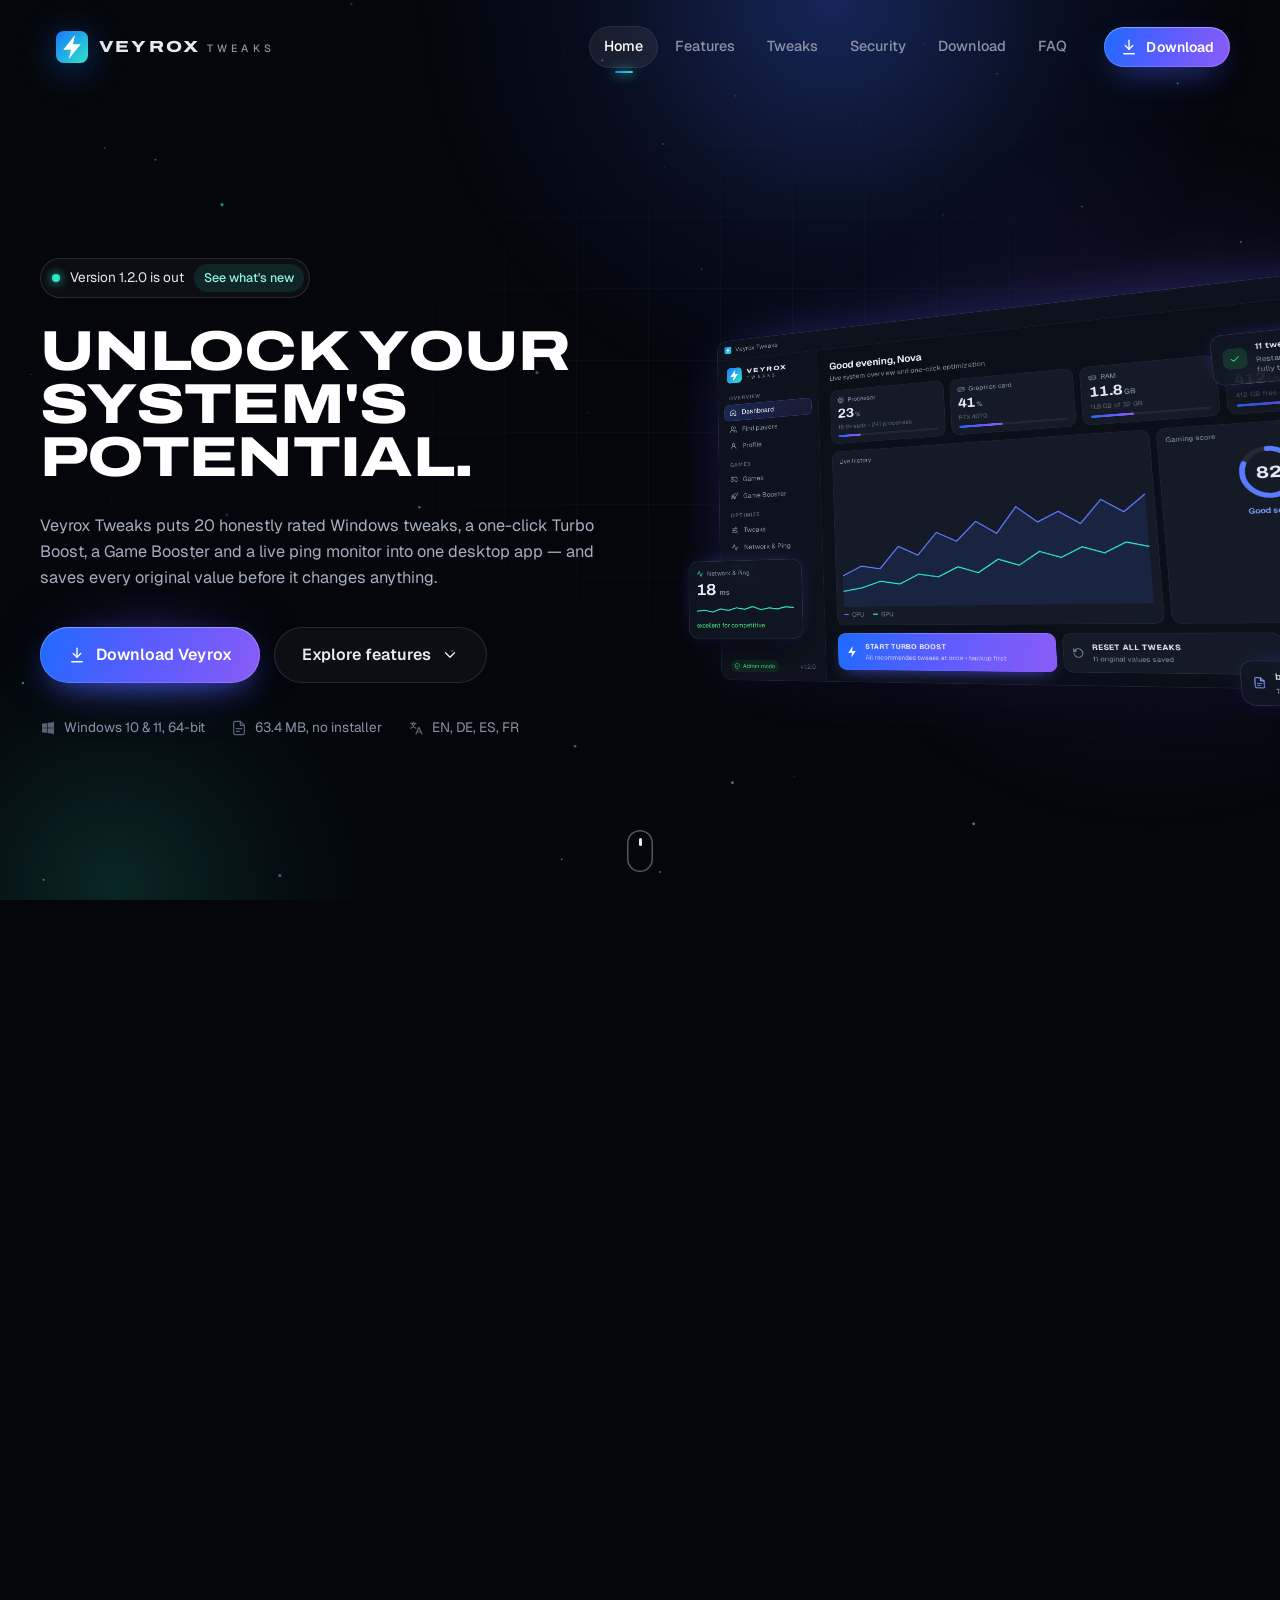
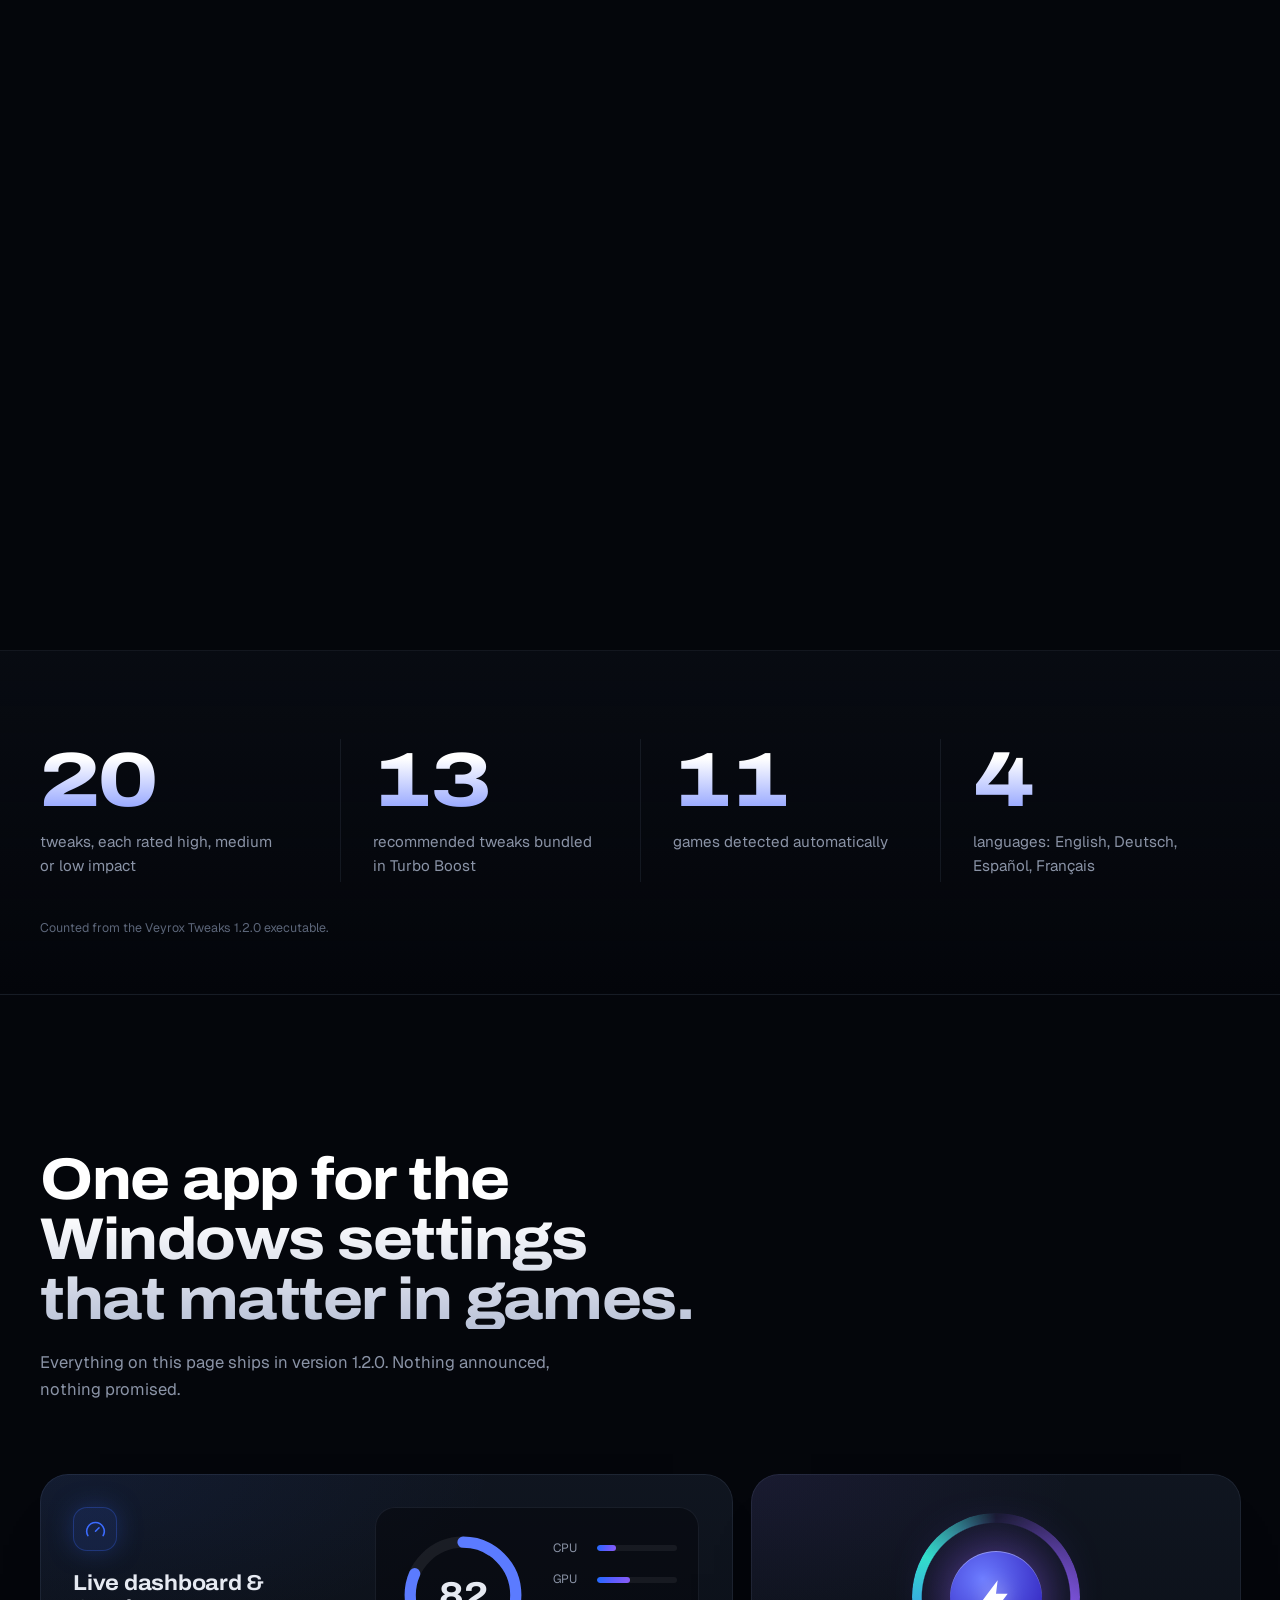
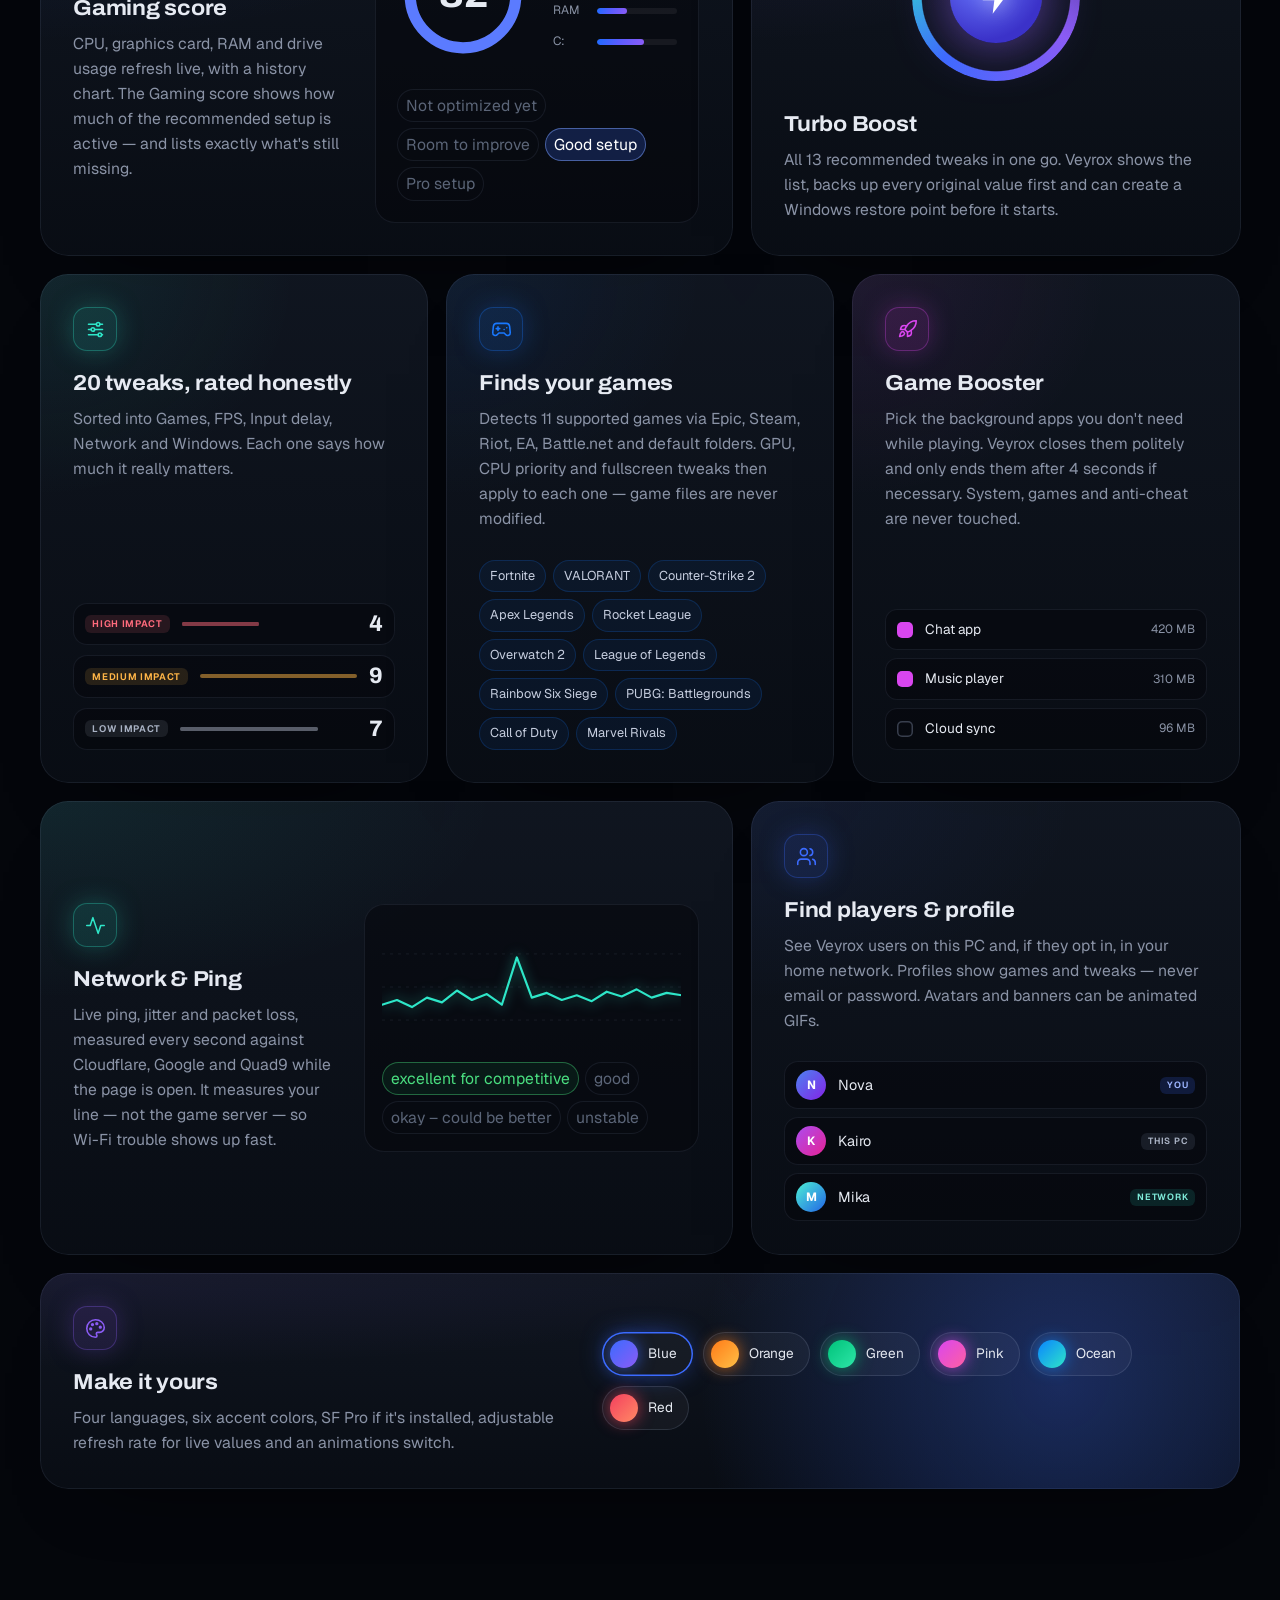
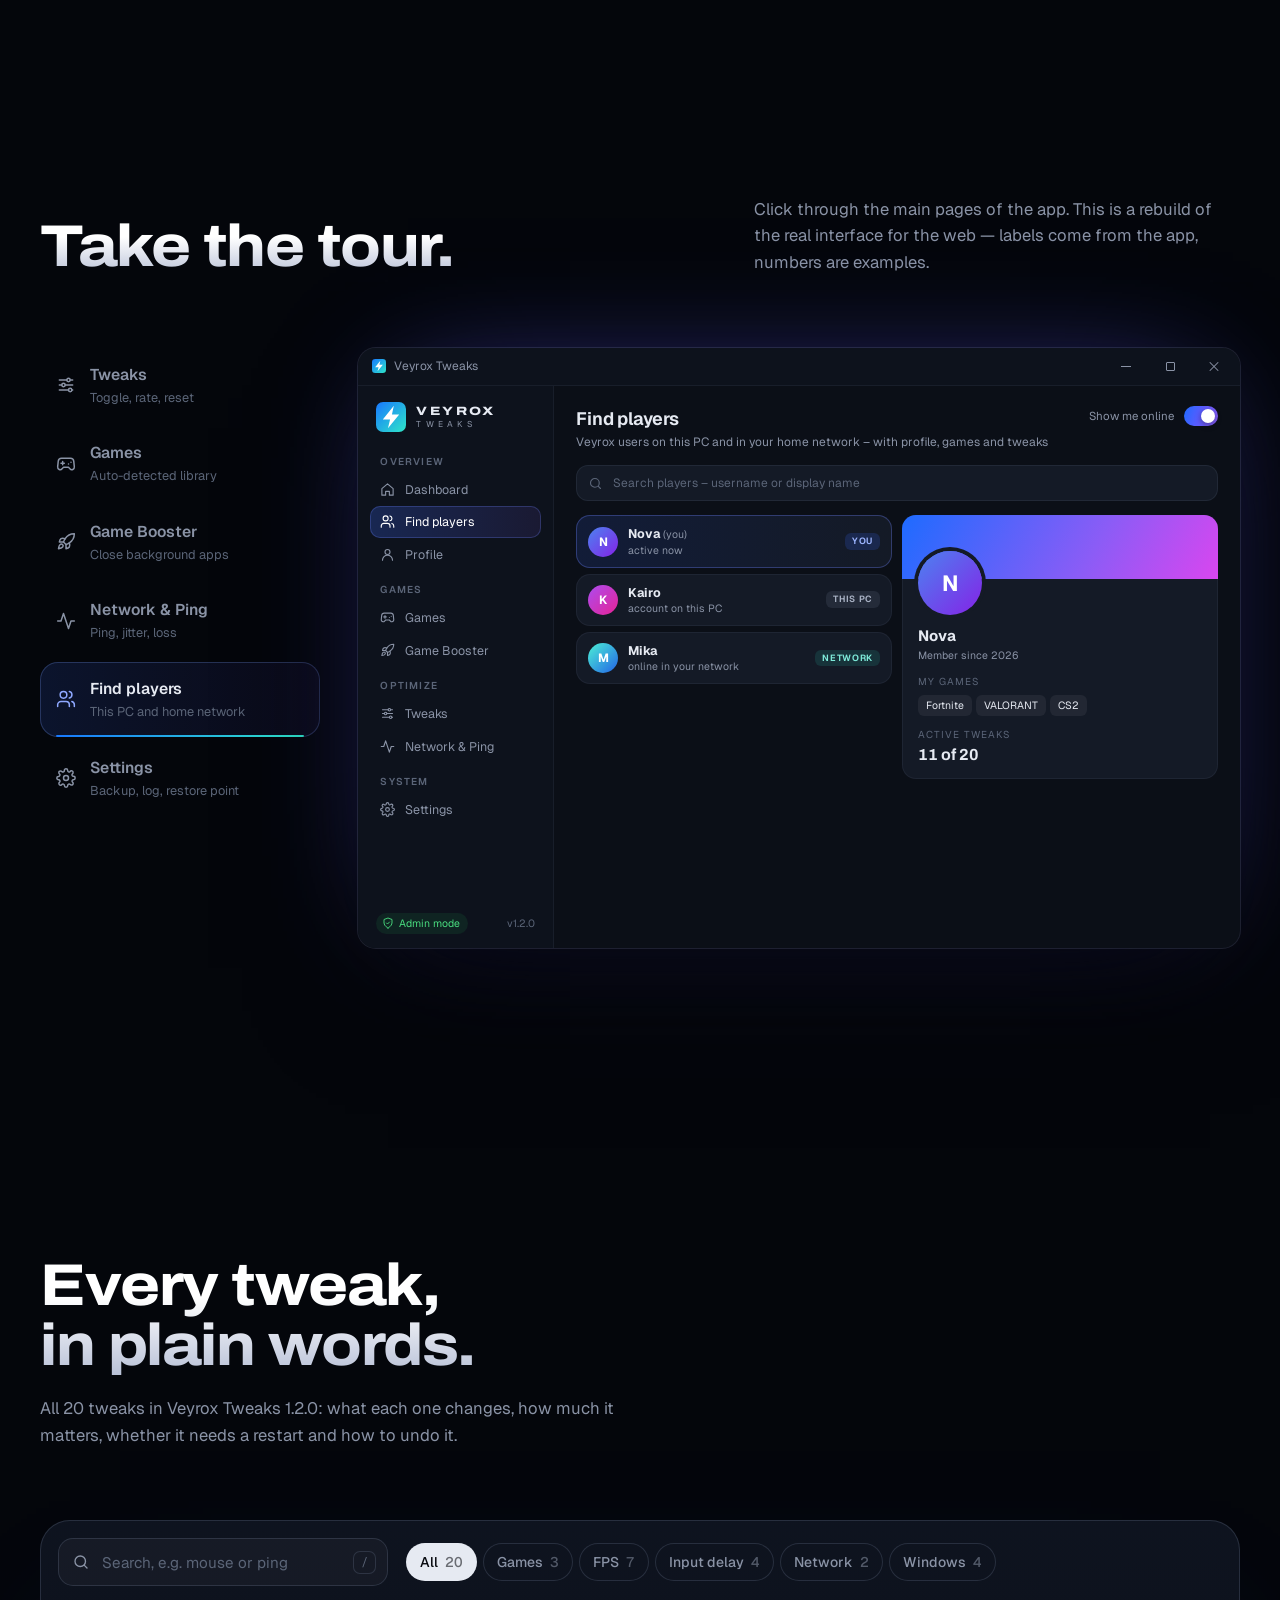
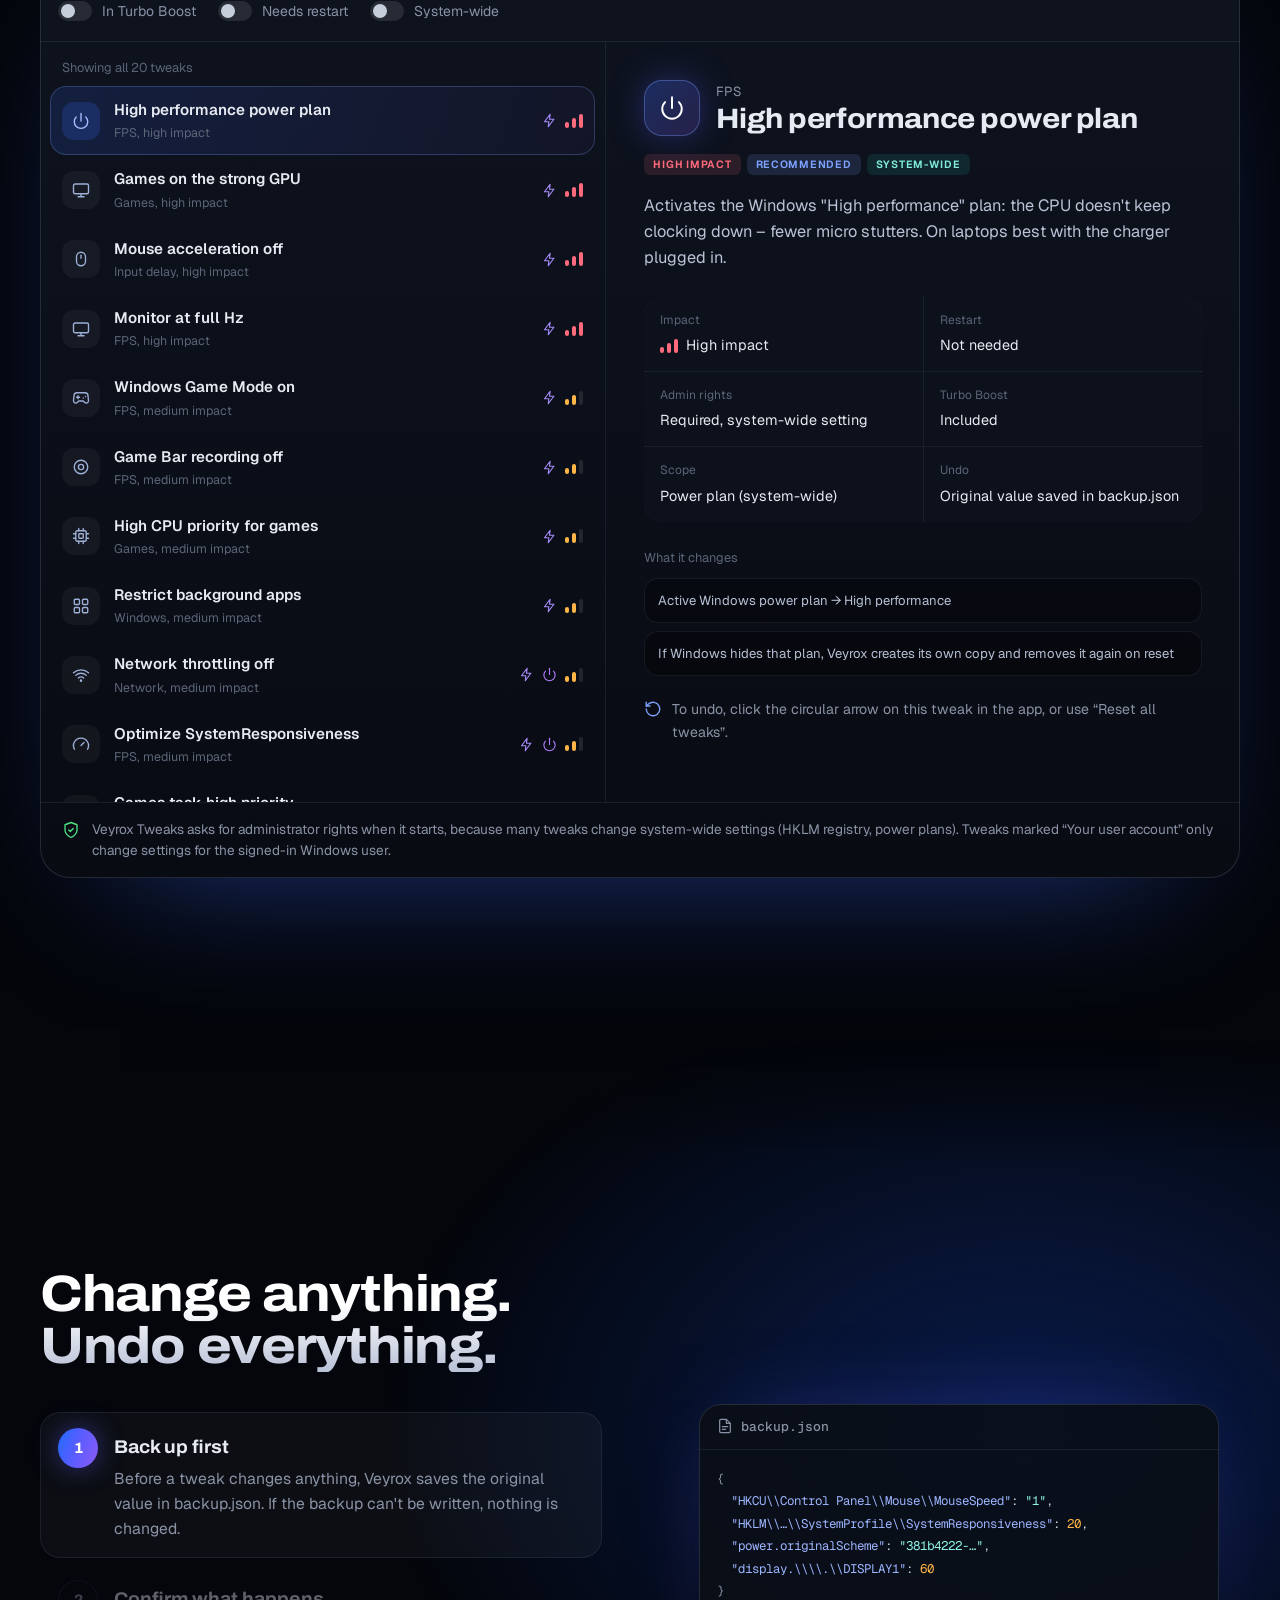
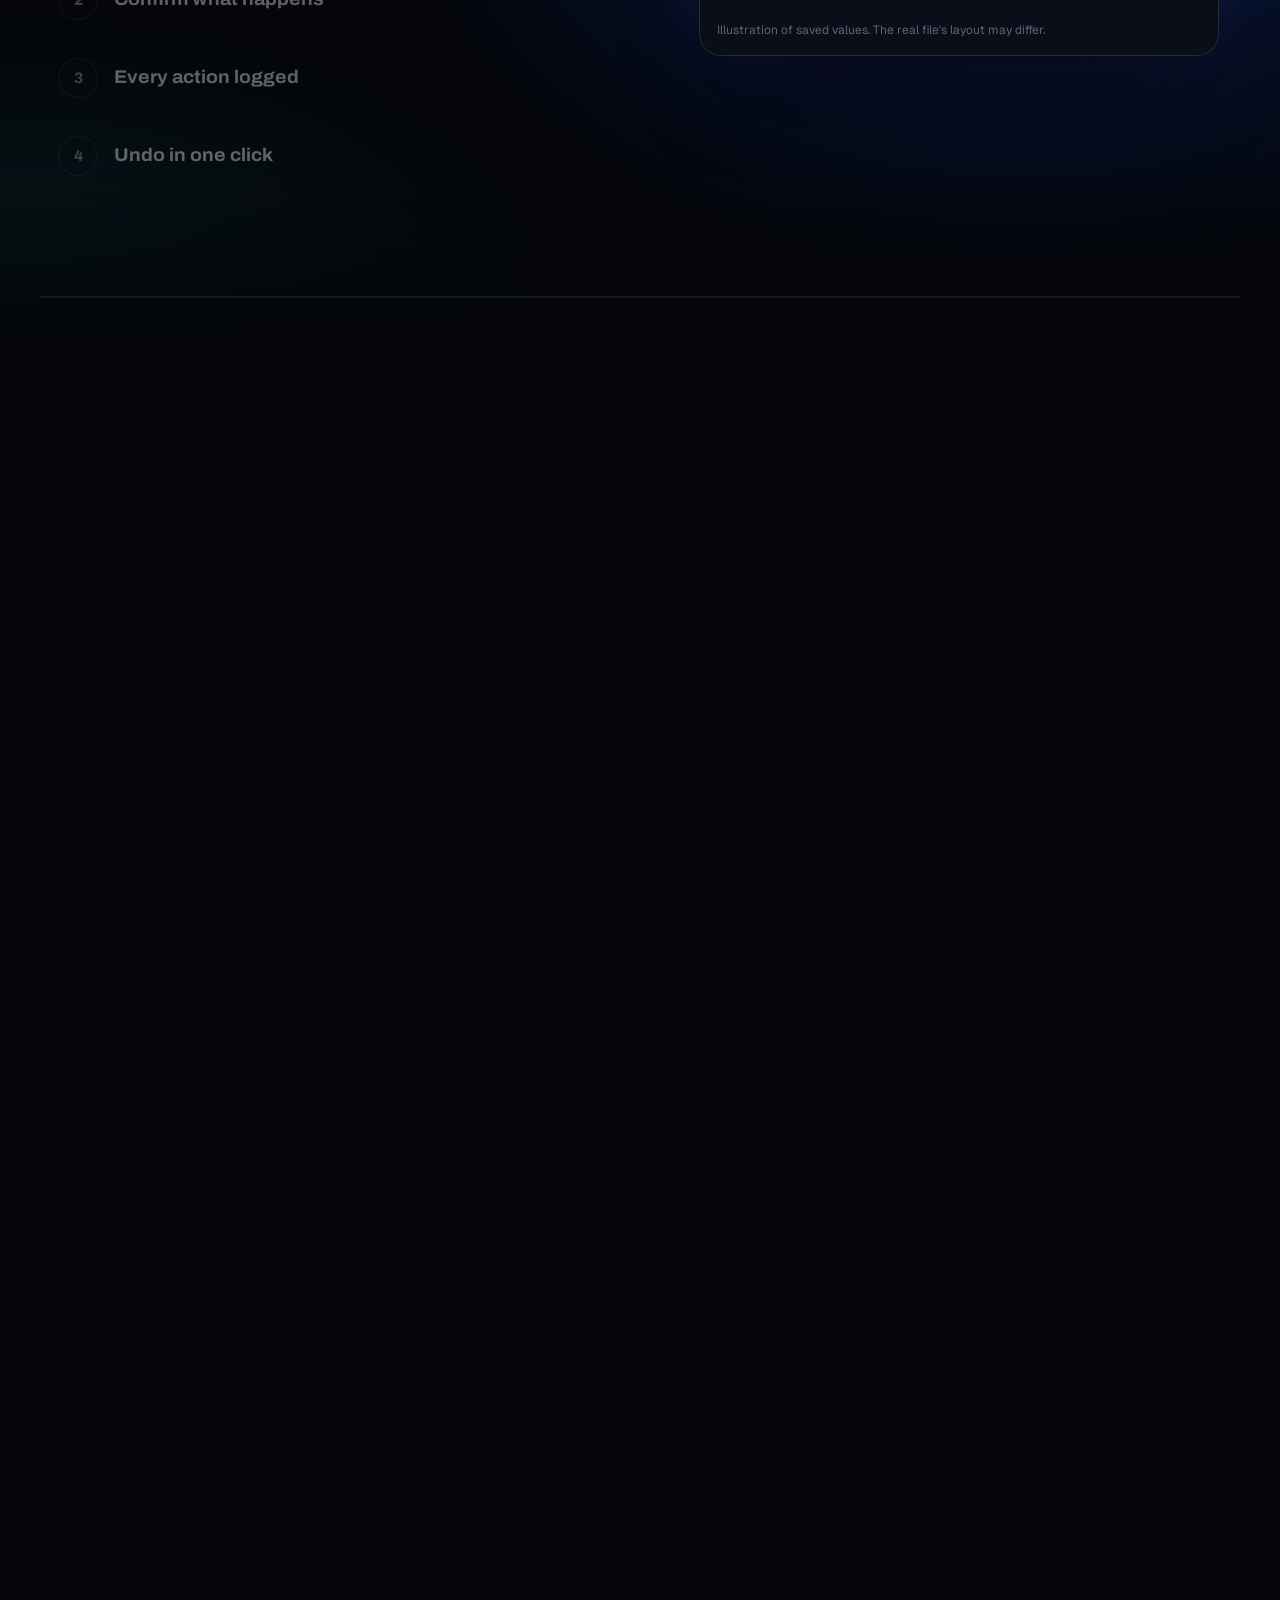
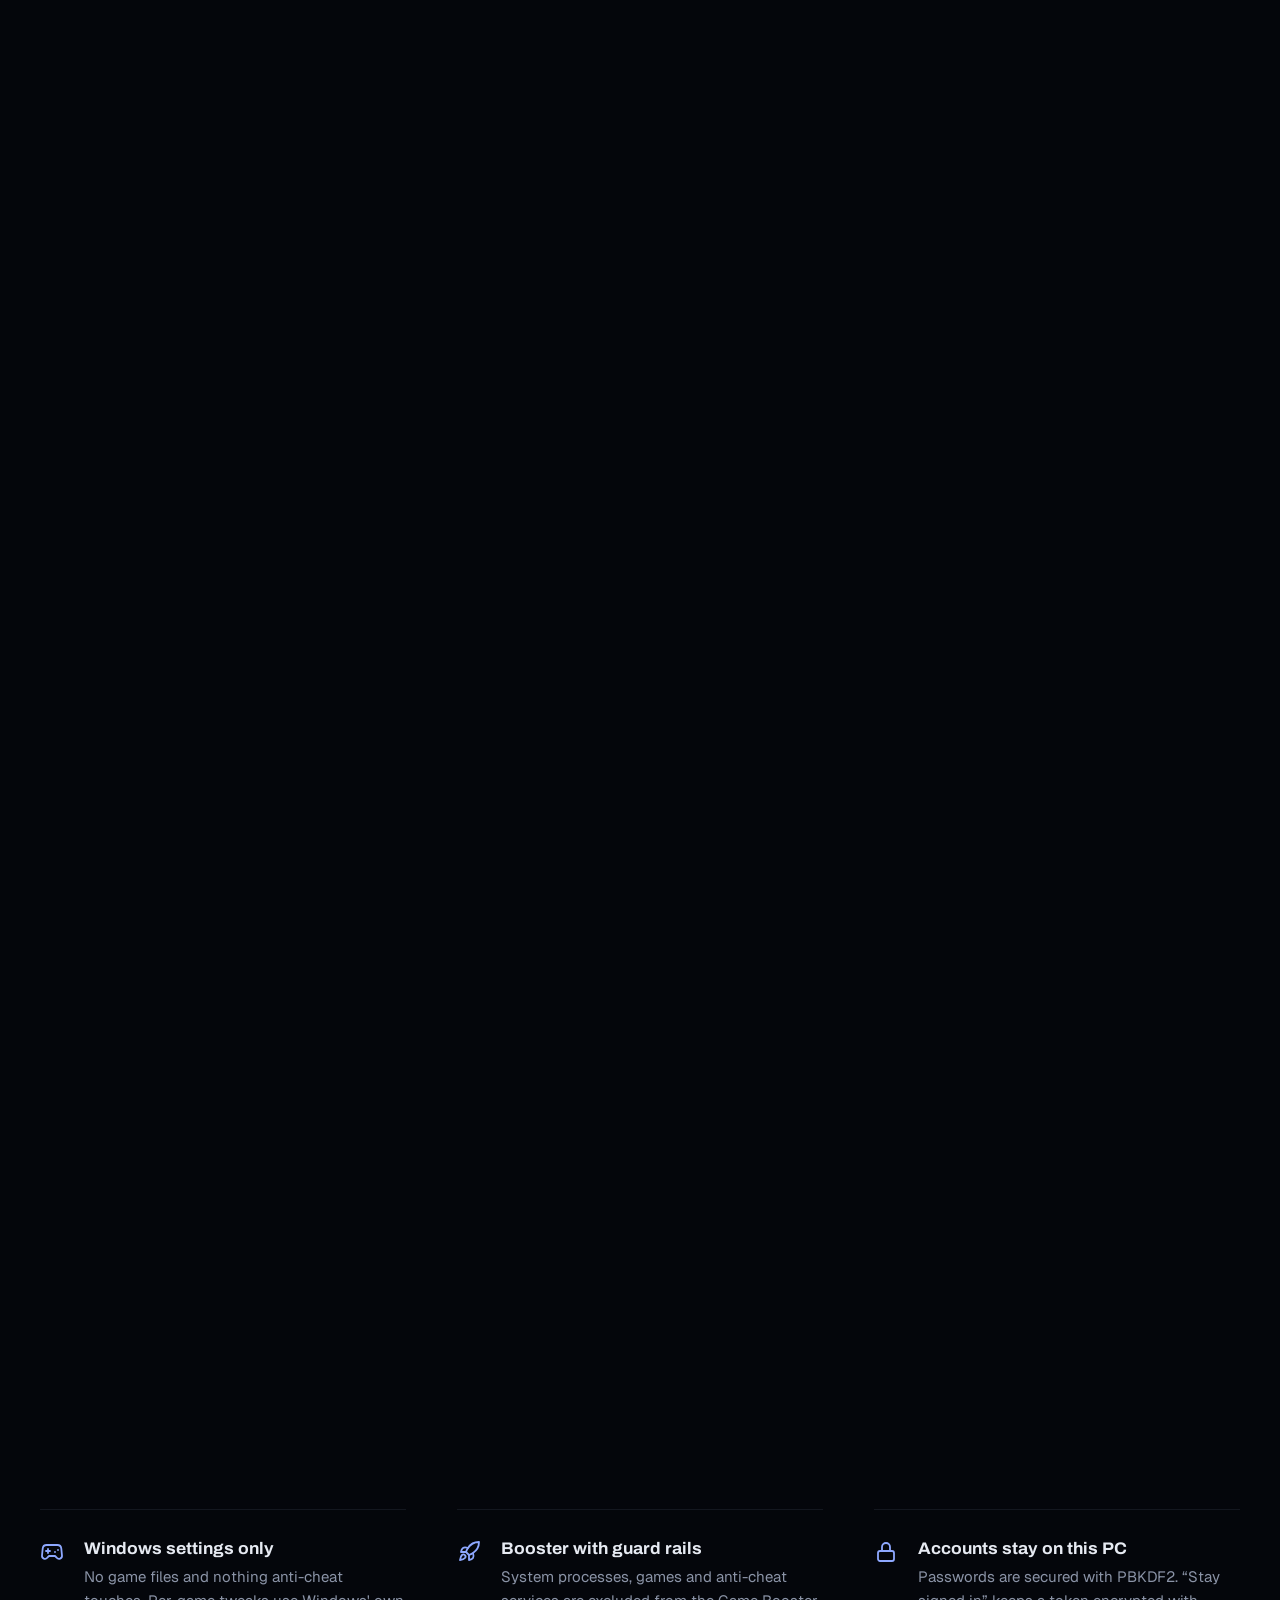
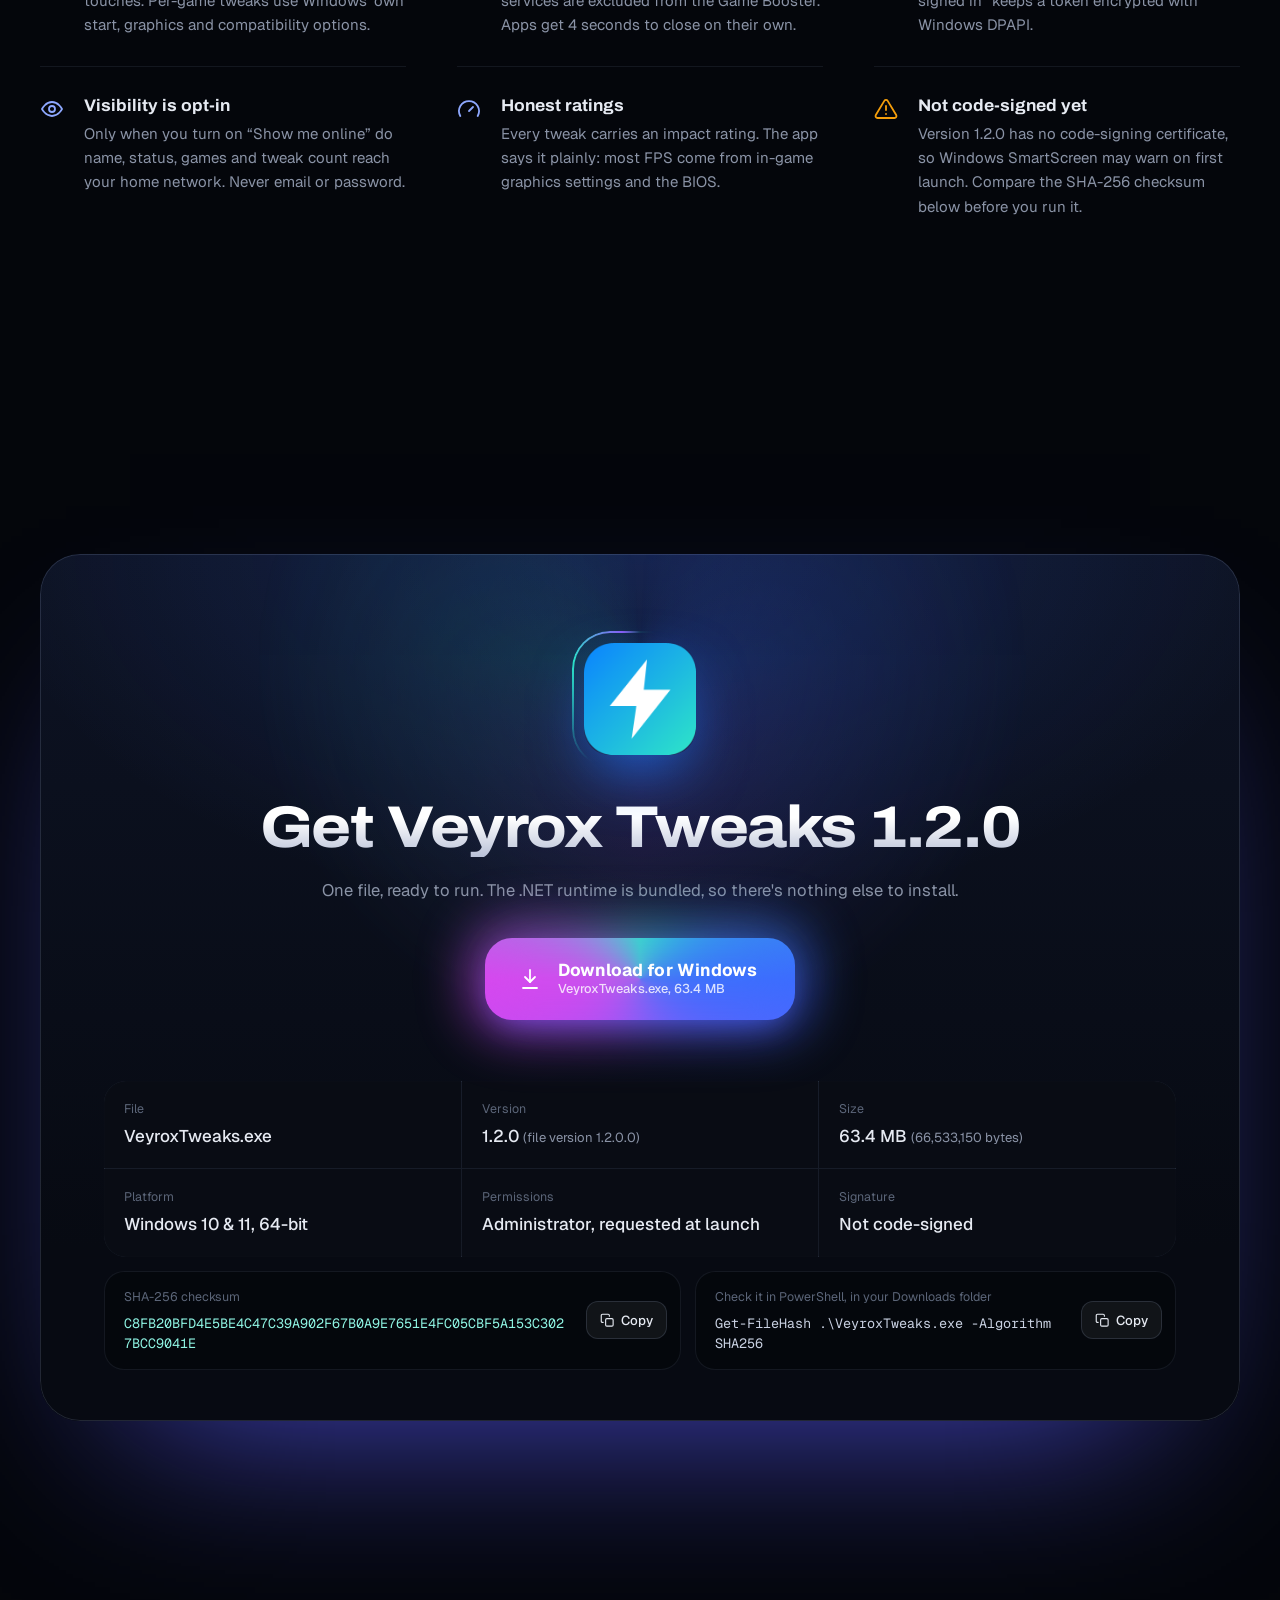
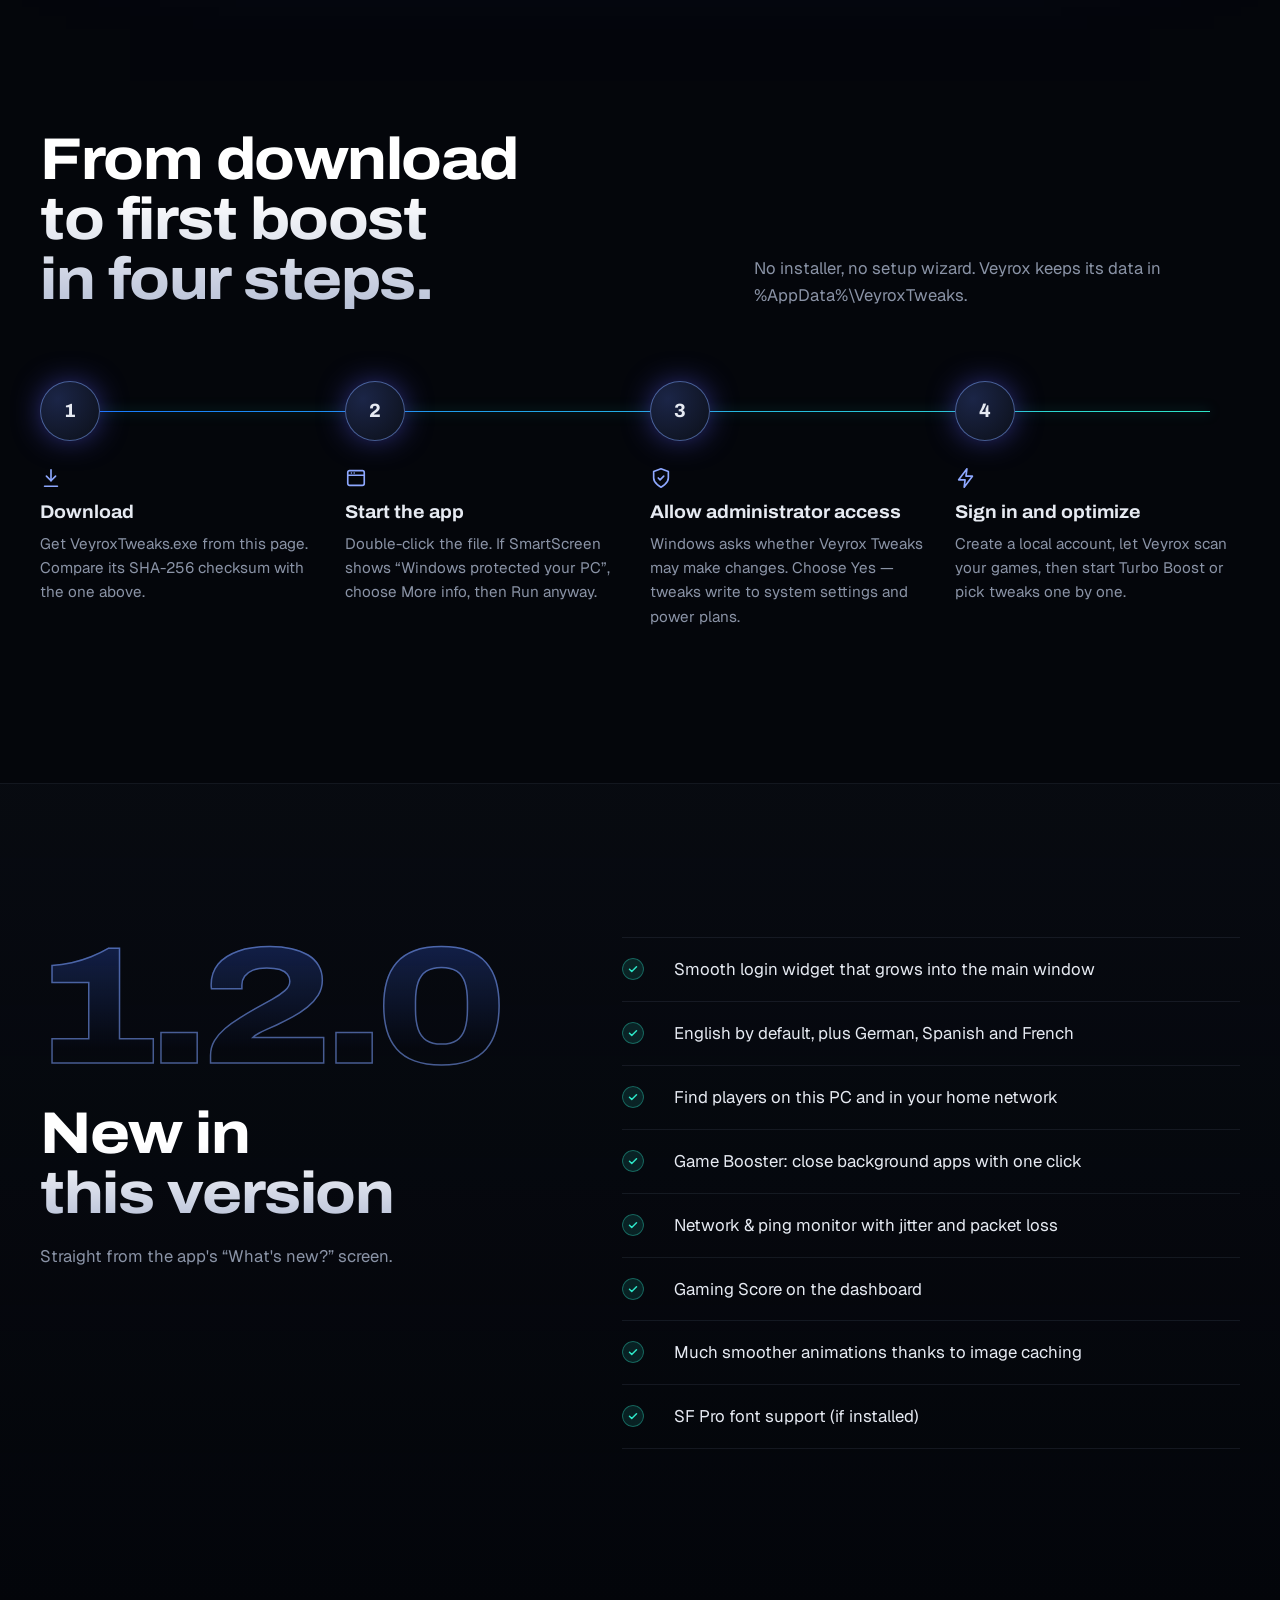
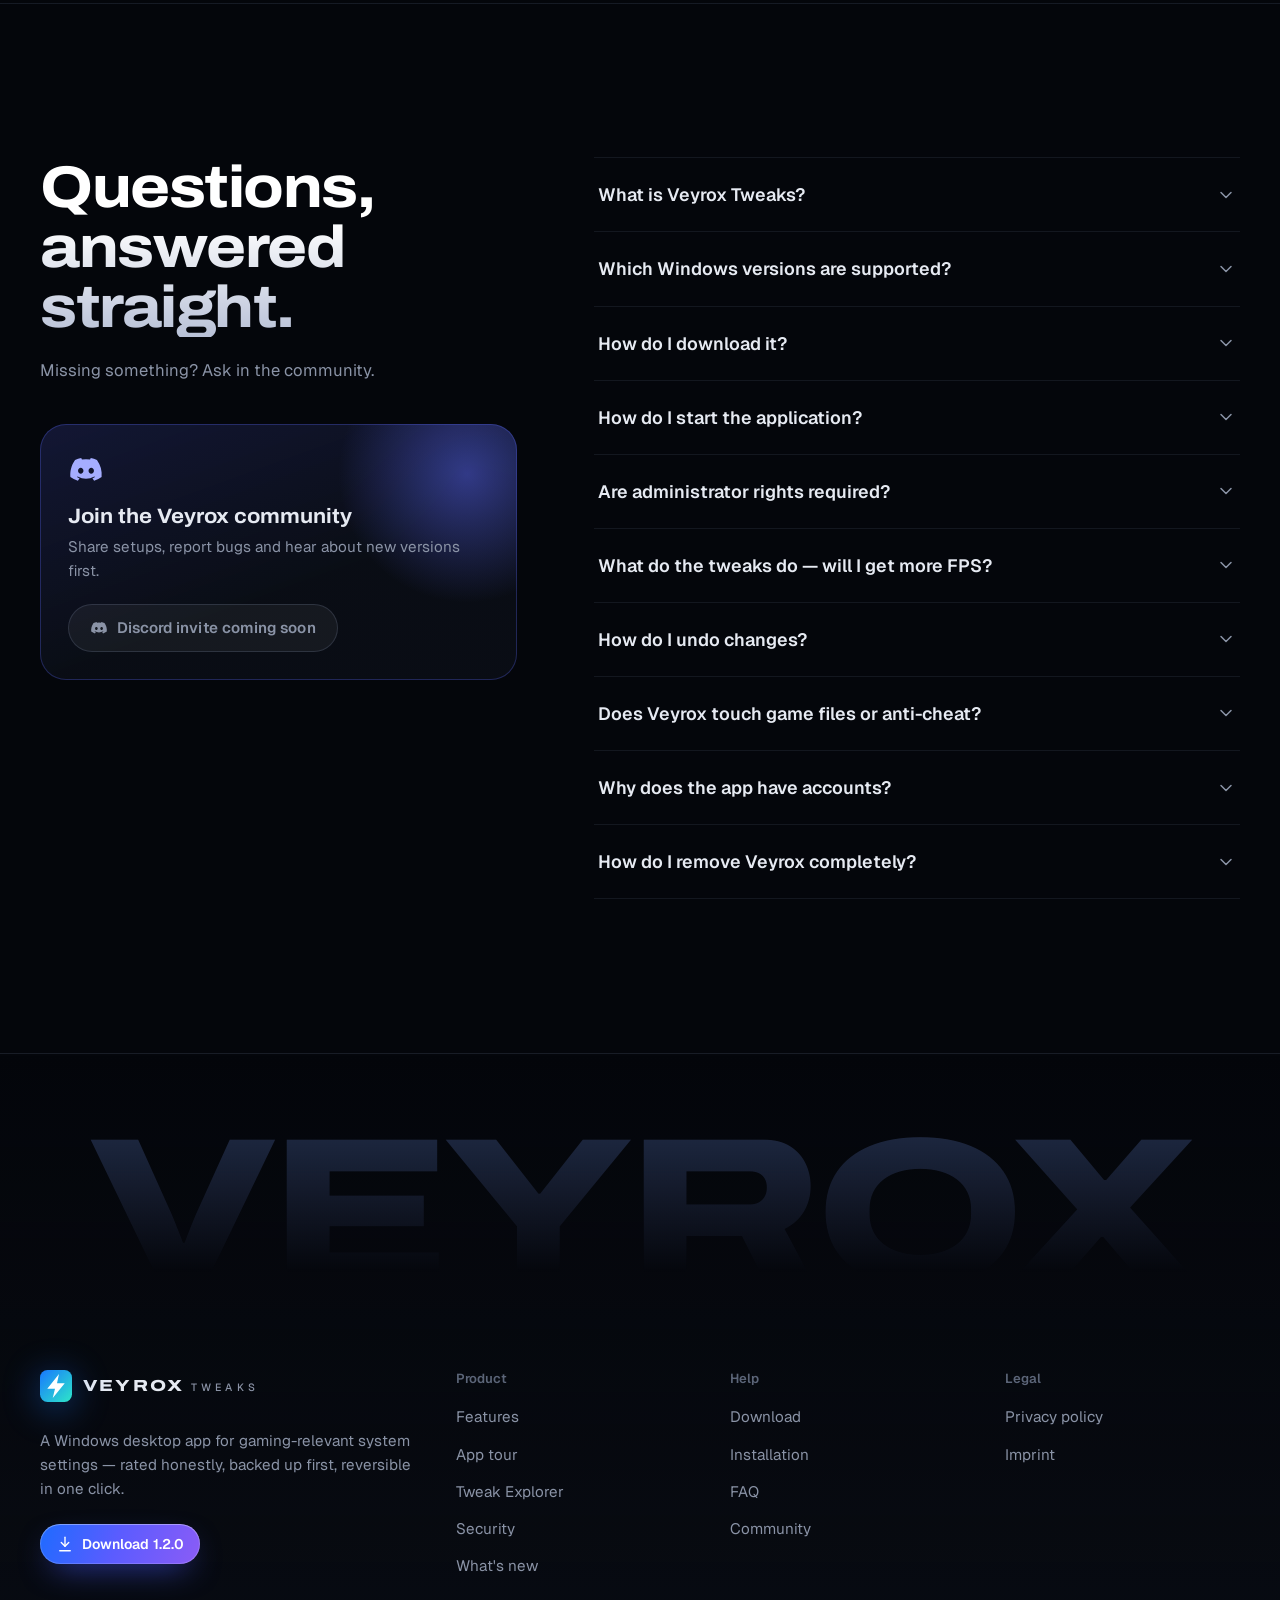
<file: index.html>
<!doctype html>
<html lang="en" class="no-js">
<head>
  <meta charset="utf-8">
  <meta name="viewport" content="width=device-width, initial-scale=1, viewport-fit=cover">
  <title>Veyrox Tweaks — Windows gaming tweaks, honestly rated</title>
  <meta name="description" content="Veyrox Tweaks 1.2.0 for Windows 10 and 11: 20 honestly rated gaming tweaks, one-click Turbo Boost, automatic game detection, Game Booster and a live ping monitor. Every original value is backed up first.">
  <meta name="theme-color" content="#04060B">
  <meta name="color-scheme" content="dark">

  <meta property="og:type" content="website">
  <meta property="og:site_name" content="Veyrox Tweaks">
  <meta property="og:title" content="Veyrox Tweaks — Windows gaming tweaks, honestly rated">
  <meta property="og:description" content="20 rated Windows tweaks, Turbo Boost, Game Booster and a live ping monitor. Everything reversible.">
  <meta property="og:url" content="https://stralsundinbox32-dotcom.github.io/get.veyroxtweaks/">
  <meta property="og:image" content="https://stralsundinbox32-dotcom.github.io/get.veyroxtweaks/assets/img/icon-256.png">
  <meta name="twitter:card" content="summary">
  <link rel="canonical" href="https://stralsundinbox32-dotcom.github.io/get.veyroxtweaks/">

  <link rel="icon" href="favicon.ico" sizes="any">
  <link rel="icon" type="image/png" sizes="32x32" href="assets/img/favicon-32.png">
  <link rel="apple-touch-icon" href="assets/img/icon-256.png">
  <link rel="manifest" href="site.webmanifest">

  <link rel="preconnect" href="https://fonts.googleapis.com">
  <link rel="preconnect" href="https://fonts.gstatic.com" crossorigin>
  <link rel="stylesheet" href="https://fonts.googleapis.com/css2?family=Archivo:wdth,wght@100..125,400..900&family=Geist:wght@300..700&family=Geist+Mono:wght@400;500&display=swap">
  <link rel="stylesheet" href="assets/css/styles.css">

  <script>
    (function (d) {
      d.classList.replace('no-js', 'js');
      try { if (sessionStorage.getItem('vx-wipe')) { sessionStorage.removeItem('vx-wipe'); d.classList.add('is-entering'); } } catch (e) {}
      setTimeout(function () { d.classList.add('is-loaded'); }, 4200); /* fail-safe if main.js can't run */
    })(document.documentElement);
  </script>
  <script type="application/ld+json">
  {
    "@context": "https://schema.org",
    "@type": "SoftwareApplication",
    "name": "Veyrox Tweaks",
    "softwareVersion": "1.2.0",
    "operatingSystem": "Windows 10, Windows 11 (64-bit)",
    "applicationCategory": "UtilitiesApplication",
    "fileSize": "63.4 MB",
    "url": "https://stralsundinbox32-dotcom.github.io/get.veyroxtweaks/",
    "downloadUrl": "https://github.com/stralsundinbox32-dotcom/get.veyroxtweaks/releases/download/v1.2.0/VeyroxTweaks.exe",
    "description": "Windows desktop app with 20 rated gaming tweaks, Turbo Boost, game detection, Game Booster and a live ping monitor. Original values are backed up before every change."
  }
  </script>
</head>
<body>
  <a class="skip-link" href="#main">Skip to content</a>

  <!-- ============ SVG sprite ============ -->
  <svg width="0" height="0" class="sprite" aria-hidden="true" focusable="false">
    <defs>
      <linearGradient id="g-logo" x1="0" y1="0" x2="1" y2="1">
        <stop offset="0" stop-color="#1878FF"/>
        <stop offset="1" stop-color="#2EE6C8"/>
      </linearGradient>
    </defs>
    <symbol id="logo" viewBox="0 0 64 64"><rect width="64" height="64" rx="15" fill="url(#g-logo)"/><path d="M38 8 14.5 37.5H30L25.5 56 49.5 26.5H34z" fill="#fff"/></symbol>
    <symbol id="i-bolt" viewBox="0 0 24 24"><path d="M13 2 4 14h7l-1 8 9-12h-7l1-8z"/></symbol>
    <symbol id="i-download" viewBox="0 0 24 24"><path d="M12 3v12"/><path d="m7 10 5 5 5-5"/><path d="M5 21h14"/></symbol>
    <symbol id="i-gauge" viewBox="0 0 24 24"><path d="m12 14 4-4"/><path d="M3.3 19a10 10 0 1 1 17.4 0"/></symbol>
    <symbol id="i-sliders" viewBox="0 0 24 24"><path d="M4 6h9M17 6h3M4 12h3M11 12h9M4 18h11M19 18h1"/><circle cx="15" cy="6" r="2"/><circle cx="9" cy="12" r="2"/><circle cx="17" cy="18" r="2"/></symbol>
    <symbol id="i-gamepad" viewBox="0 0 24 24"><path d="M6 11h4M8 9v4M15 12h.01M18 10h.01"/><path d="M17.3 5H6.7a4 4 0 0 0-4 3.6L2 15.5a3 3 0 0 0 5.3 2.2L9 16h6l1.7 1.7a3 3 0 0 0 5.3-2.2l-.7-6.9A4 4 0 0 0 17.3 5z"/></symbol>
    <symbol id="i-rocket" viewBox="0 0 24 24"><path d="M5 15c-1.5 1.3-2 5-2 5s3.7-.5 5-2c.7-.8.7-2.1-.1-2.9a2.2 2.2 0 0 0-2.9-.1z"/><path d="m12 15-3-3a22 22 0 0 1 2-4A12.9 12.9 0 0 1 22 2c0 2.7-.8 7.5-6 11a22.4 22.4 0 0 1-4 2z"/><path d="M9 12H4s.5-3 2-4c1.6-1.1 5 0 5 0M12 15v5s3-.5 4-2c1.1-1.6 0-5 0-5"/></symbol>
    <symbol id="i-wifi" viewBox="0 0 24 24"><path d="M2 9a15 15 0 0 1 20 0M5 12.5a10 10 0 0 1 14 0M8.5 16a5 5 0 0 1 7 0"/><circle cx="12" cy="19.5" r=".8"/></symbol>
    <symbol id="i-activity" viewBox="0 0 24 24"><path d="M22 12h-4l-3 9L9 3l-3 9H2"/></symbol>
    <symbol id="i-users" viewBox="0 0 24 24"><path d="M16 21v-2a4 4 0 0 0-4-4H6a4 4 0 0 0-4 4v2"/><circle cx="9" cy="7" r="4"/><path d="M22 21v-2a4 4 0 0 0-3-3.9M16 3.1a4 4 0 0 1 0 7.8"/></symbol>
    <symbol id="i-user" viewBox="0 0 24 24"><circle cx="12" cy="8" r="4"/><path d="M4 21a8 8 0 0 1 16 0"/></symbol>
    <symbol id="i-home" viewBox="0 0 24 24"><path d="M3 10.5 12 3l9 7.5V21h-6v-6H9v6H3z"/></symbol>
    <symbol id="i-gear" viewBox="0 0 24 24"><circle cx="12" cy="12" r="3"/><path d="M19.4 15a1.7 1.7 0 0 0 .3 1.8l.1.1a2 2 0 1 1-2.8 2.8l-.1-.1a1.7 1.7 0 0 0-1.8-.3 1.7 1.7 0 0 0-1 1.5V21a2 2 0 1 1-4 0v-.1a1.7 1.7 0 0 0-1.1-1.5 1.7 1.7 0 0 0-1.8.3l-.1.1a2 2 0 1 1-2.8-2.8l.1-.1a1.7 1.7 0 0 0 .3-1.8 1.7 1.7 0 0 0-1.5-1H3a2 2 0 1 1 0-4h.1a1.7 1.7 0 0 0 1.5-1.1 1.7 1.7 0 0 0-.3-1.8l-.1-.1a2 2 0 1 1 2.8-2.8l.1.1a1.7 1.7 0 0 0 1.8.3H9a1.7 1.7 0 0 0 1-1.5V3a2 2 0 1 1 4 0v.1a1.7 1.7 0 0 0 1 1.5 1.7 1.7 0 0 0 1.8-.3l.1-.1a2 2 0 1 1 2.8 2.8l-.1.1a1.7 1.7 0 0 0-.3 1.8V9a1.7 1.7 0 0 0 1.5 1H21a2 2 0 1 1 0 4h-.1a1.7 1.7 0 0 0-1.5 1z"/></symbol>
    <symbol id="i-shield" viewBox="0 0 24 24"><path d="M12 22s8-4 8-10V5l-8-3-8 3v7c0 6 8 10 8 10z"/><path d="m9 12 2 2 4-4"/></symbol>
    <symbol id="i-reset" viewBox="0 0 24 24"><path d="M3 12a9 9 0 1 0 3-6.7L3 8"/><path d="M3 3v5h5"/></symbol>
    <symbol id="i-file" viewBox="0 0 24 24"><path d="M14 2H6a2 2 0 0 0-2 2v16a2 2 0 0 0 2 2h12a2 2 0 0 0 2-2V8z"/><path d="M14 2v6h6M8 13h8M8 17h5"/></symbol>
    <symbol id="i-lock" viewBox="0 0 24 24"><rect x="4" y="11" width="16" height="10" rx="2"/><path d="M8 11V7a4 4 0 0 1 8 0v4"/></symbol>
    <symbol id="i-eye" viewBox="0 0 24 24"><path d="M2 12s3.5-7 10-7 10 7 10 7-3.5 7-10 7S2 12 2 12z"/><circle cx="12" cy="12" r="3"/></symbol>
    <symbol id="i-check" viewBox="0 0 24 24"><path d="m5 12.5 4.5 4.5L19 7.5"/></symbol>
    <symbol id="i-x" viewBox="0 0 24 24"><path d="M6 6l12 12M18 6 6 18"/></symbol>
    <symbol id="i-search" viewBox="0 0 24 24"><circle cx="11" cy="11" r="7"/><path d="m20 20-3.5-3.5"/></symbol>
    <symbol id="i-cpu" viewBox="0 0 24 24"><rect x="5" y="5" width="14" height="14" rx="2"/><rect x="9" y="9" width="6" height="6" rx="1"/><path d="M9 2v3M15 2v3M9 19v3M15 19v3M2 9h3M2 15h3M19 9h3M19 15h3"/></symbol>
    <symbol id="i-gpu" viewBox="0 0 24 24"><rect x="2" y="6" width="20" height="12" rx="2"/><circle cx="9" cy="12" r="3"/><path d="M15 10h4M15 14h4"/></symbol>
    <symbol id="i-ram" viewBox="0 0 24 24"><rect x="2" y="7" width="20" height="10" rx="1.5"/><path d="M6 11v2M10 11v2M14 11v2M18 11v2M6 17v2M18 17v2"/></symbol>
    <symbol id="i-disk" viewBox="0 0 24 24"><ellipse cx="12" cy="6" rx="8" ry="3"/><path d="M4 6v12c0 1.7 3.6 3 8 3s8-1.3 8-3V6M4 12c0 1.7 3.6 3 8 3s8-1.3 8-3"/></symbol>
    <symbol id="i-mouse" viewBox="0 0 24 24"><rect x="6" y="3" width="12" height="18" rx="6"/><path d="M12 7v4"/></symbol>
    <symbol id="i-keyboard" viewBox="0 0 24 24"><rect x="2" y="6" width="20" height="12" rx="2"/><path d="M6 10h.01M10 10h.01M14 10h.01M18 10h.01M7 14h10"/></symbol>
    <symbol id="i-monitor" viewBox="0 0 24 24"><rect x="2" y="4" width="20" height="13" rx="2"/><path d="M8 21h8M12 17v4"/></symbol>
    <symbol id="i-clock" viewBox="0 0 24 24"><circle cx="12" cy="12" r="9"/><path d="M12 7v5l3 2"/></symbol>
    <symbol id="i-sparkle" viewBox="0 0 24 24"><path d="m12 3 1.9 5.1L19 10l-5.1 1.9L12 17l-1.9-5.1L5 10l5.1-1.9z"/><path d="m19 16 .7 1.8 1.8.7-1.8.7L19 21l-.7-1.8-1.8-.7 1.8-.7z"/></symbol>
    <symbol id="i-window" viewBox="0 0 24 24"><rect x="3" y="4" width="18" height="16" rx="2"/><path d="M3 9h18M7 6.5h.01M10 6.5h.01"/></symbol>
    <symbol id="i-usb" viewBox="0 0 24 24"><path d="M12 2v13"/><path d="m9 5 3-3 3 3"/><path d="M7 9v2a2 2 0 0 0 2 2h3M17 8v3a2 2 0 0 1-2 2h-3"/><circle cx="12" cy="18.5" r="2.5"/></symbol>
    <symbol id="i-globe" viewBox="0 0 24 24"><circle cx="12" cy="12" r="9"/><path d="M3 12h18M12 3a14 14 0 0 1 0 18M12 3a14 14 0 0 0 0 18"/></symbol>
    <symbol id="i-copy" viewBox="0 0 24 24"><rect x="9" y="9" width="12" height="12" rx="2"/><path d="M5 15H4a2 2 0 0 1-2-2V4a2 2 0 0 1 2-2h9a2 2 0 0 1 2 2v1"/></symbol>
    <symbol id="i-menu" viewBox="0 0 24 24"><path d="M4 8h16M4 16h16"/></symbol>
    <symbol id="i-chevron" viewBox="0 0 24 24"><path d="m6 9 6 6 6-6"/></symbol>
    <symbol id="i-alert" viewBox="0 0 24 24"><path d="M10.3 3.9 1.8 18a2 2 0 0 0 1.7 3h17a2 2 0 0 0 1.7-3L13.7 3.9a2 2 0 0 0-3.4 0z"/><path d="M12 9v4M12 17h.01"/></symbol>
    <symbol id="i-info" viewBox="0 0 24 24"><circle cx="12" cy="12" r="9"/><path d="M12 16v-4M12 8h.01"/></symbol>
    <symbol id="i-layers" viewBox="0 0 24 24"><path d="m12 2 10 5-10 5L2 7z"/><path d="m2 17 10 5 10-5M2 12l10 5 10-5"/></symbol>
    <symbol id="i-power" viewBox="0 0 24 24"><path d="M12 2v10"/><path d="M18.4 6.6a9 9 0 1 1-12.8 0"/></symbol>
    <symbol id="i-record" viewBox="0 0 24 24"><circle cx="12" cy="12" r="9"/><circle cx="12" cy="12" r="3.5"/></symbol>
    <symbol id="i-grid" viewBox="0 0 24 24"><rect x="3" y="3" width="7" height="7" rx="1.5"/><rect x="14" y="3" width="7" height="7" rx="1.5"/><rect x="3" y="14" width="7" height="7" rx="1.5"/><rect x="14" y="14" width="7" height="7" rx="1.5"/></symbol>
    <symbol id="i-folder" viewBox="0 0 24 24"><path d="M3 6a2 2 0 0 1 2-2h4l2 2h8a2 2 0 0 1 2 2v10a2 2 0 0 1-2 2H5a2 2 0 0 1-2-2z"/></symbol>
    <symbol id="i-language" viewBox="0 0 24 24"><path d="M4 5h8M8 3v2M5.5 5c1 3.5 3.5 6 6.5 7.5M10.5 5c-1 3.5-3.5 6-6.5 7.5"/><path d="m12 21 4.5-10L21 21M13.5 18h6"/></symbol>
    <symbol id="i-palette" viewBox="0 0 24 24"><circle cx="13.5" cy="6.5" r="1"/><circle cx="17.5" cy="10.5" r="1"/><circle cx="8.5" cy="7.5" r="1"/><circle cx="6.5" cy="12.5" r="1"/><path d="M12 2a10 10 0 0 0 0 20c1 0 1.7-.8 1.7-1.7 0-.4-.2-.8-.4-1.1-.3-.3-.4-.7-.4-1.1 0-1 .8-1.7 1.7-1.7h2a5.5 5.5 0 0 0 5.4-5.6C22 6 17.5 2 12 2z"/></symbol>
    <symbol id="i-terminal" viewBox="0 0 24 24"><path d="m4 17 6-6-6-6M12 19h8"/></symbol>
    <symbol id="i-external" viewBox="0 0 24 24"><path d="M15 3h6v6M10 14 21 3M18 13v6a2 2 0 0 1-2 2H5a2 2 0 0 1-2-2V8a2 2 0 0 1 2-2h6"/></symbol>
    <symbol id="i-windows" viewBox="0 0 24 24"><path d="M3 5.6 10.4 4.5v7H3zM11.4 4.4 21 3v8.5h-9.6zM3 12.5h7.4v7L3 18.4zM11.4 12.5H21V21l-9.6-1.4z" fill="currentColor" stroke="none"/></symbol>
    <symbol id="i-discord" viewBox="0 0 24 24"><path fill="currentColor" stroke="none" d="M19.3 5.3A16.6 16.6 0 0 0 15.2 4l-.5 1a15.3 15.3 0 0 0-5.4 0l-.5-1a16.5 16.5 0 0 0-4.1 1.3C2 9.2 1.3 13 1.6 16.7a16.7 16.7 0 0 0 5 2.5l1.1-1.7c-.6-.2-1.2-.5-1.7-.8l.4-.3a11.9 11.9 0 0 0 11.2 0l.4.3c-.6.3-1.1.6-1.7.8l1.1 1.7a16.6 16.6 0 0 0 5-2.5c.4-4.3-.7-8-3.1-11.4zM8.5 14.5c-1 0-1.8-.9-1.8-2s.8-2 1.8-2 1.8.9 1.8 2-.8 2-1.8 2zm7 0c-1 0-1.8-.9-1.8-2s.8-2 1.8-2 1.8.9 1.8 2-.8 2-1.8 2z"/></symbol>
    <symbol id="i-tiktok" viewBox="0 0 24 24"><path fill="currentColor" stroke="none" d="M16.6 3c.4 2.3 1.9 3.9 4.4 4.1v3.1a7.6 7.6 0 0 1-4.3-1.3v6.5a6 6 0 1 1-6-6h.6v3.2a2.9 2.9 0 1 0 2.3 2.8V3z"/></symbol>
    <symbol id="i-youtube" viewBox="0 0 24 24"><path fill="currentColor" stroke="none" d="M22 8.2a3 3 0 0 0-2.1-2.1C18 5.6 12 5.6 12 5.6s-6 0-7.9.5A3 3 0 0 0 2 8.2 31 31 0 0 0 1.6 12 31 31 0 0 0 2 15.8a3 3 0 0 0 2.1 2.1c1.9.5 7.9.5 7.9.5s6 0 7.9-.5a3 3 0 0 0 2.1-2.1c.3-1.2.4-2.5.4-3.8s-.1-2.6-.4-3.8zM10 15V9l5.2 3z"/></symbol>
    <symbol id="i-xlogo" viewBox="0 0 24 24"><path fill="currentColor" stroke="none" d="M17.8 3h3.1l-6.8 7.8 8 10.2h-6.3l-4.9-6.4L5.3 21H2.2l7.3-8.3L1.8 3h6.4l4.4 5.9zm-1.1 16.2h1.7L7.4 4.7H5.6z"/></symbol>
    <symbol id="i-github" viewBox="0 0 24 24"><path fill="currentColor" stroke="none" d="M12 2a10 10 0 0 0-3.2 19.5c.5.1.7-.2.7-.5v-1.7c-2.8.6-3.4-1.2-3.4-1.2-.4-1.2-1.1-1.5-1.1-1.5-.9-.6.1-.6.1-.6 1 .1 1.5 1 1.5 1 .9 1.5 2.4 1.1 2.9.8.1-.6.4-1.1.6-1.3-2.2-.3-4.6-1.1-4.6-5a3.9 3.9 0 0 1 1-2.7c-.1-.3-.5-1.3.1-2.7 0 0 .8-.3 2.8 1a9.6 9.6 0 0 1 5 0c1.9-1.3 2.8-1 2.8-1 .5 1.4.2 2.4.1 2.7a3.9 3.9 0 0 1 1 2.7c0 3.9-2.3 4.7-4.6 5 .4.3.7.9.7 1.9V21c0 .3.2.6.7.5A10 10 0 0 0 12 2z"/></symbol>
    <symbol id="i-mail" viewBox="0 0 24 24"><rect x="2" y="4" width="20" height="16" rx="2"/><path d="m22 7-10 6L2 7"/></symbol>
  </svg>

  <!-- ============ Loader: the app's login widget, growing into the page ============ -->
  <div class="preloader" id="preloader" aria-hidden="true">
    <div class="preloader__card">
      <svg class="preloader__logo"><use href="#logo"/></svg>
      <p class="preloader__word"><span>VEYROX</span><span>TWEAKS</span></p>
      <div class="preloader__bar"><i></i></div>
      <p class="preloader__step" data-steps="Scanning your games …|Checking tweak status …|Preparing your dashboard …">Starting …</p>
    </div>
  </div>

  <div class="spotlight" aria-hidden="true"></div>
  <div class="page-wipe" aria-hidden="true"></div>

  <!-- ============ Header ============ -->
  <header class="site-header" id="top">
    <div class="site-header__inner">
      <a class="brand" href="#home" aria-label="Veyrox Tweaks, back to top">
        <svg class="brand__mark"><use href="#logo"/></svg>
        <span class="brand__word">Veyrox<span>Tweaks</span></span>
      </a>

      <nav class="nav" aria-label="Main">
        <ul class="nav__list">
          <li><a class="nav__link" href="#home" data-section="home">Home</a></li>
          <li><a class="nav__link" href="#features" data-section="features">Features</a></li>
          <li><a class="nav__link" href="#tweaks" data-section="tweaks">Tweaks</a></li>
          <li><a class="nav__link" href="#security" data-section="security">Security</a></li>
          <li><a class="nav__link" href="#download" data-section="download">Download</a></li>
          <li><a class="nav__link" href="#faq" data-section="faq">FAQ</a></li>
        </ul>
        <span class="nav__indicator" aria-hidden="true"></span>
      </nav>

      <a class="btn btn--primary btn--sm magnetic header-cta" href="https://github.com/stralsundinbox32-dotcom/get.veyroxtweaks/releases/download/v1.2.0/VeyroxTweaks.exe" download="VeyroxTweaks.exe" data-download>
        <svg class="i"><use href="#i-download"/></svg><span>Download</span>
      </a>

      <button class="menu-toggle" type="button" aria-expanded="false" aria-controls="mobile-menu" aria-label="Open menu">
        <span class="menu-toggle__lines"><i></i><i></i></span>
      </button>
    </div>
  </header>

  <div class="mobile-menu" id="mobile-menu" hidden>
    <nav aria-label="Mobile">
      <ul>
        <li><a href="#home" style="--i:0">Home</a></li>
        <li><a href="#features" style="--i:1">Features</a></li>
        <li><a href="#tweaks" style="--i:2">Tweaks</a></li>
        <li><a href="#security" style="--i:3">Security</a></li>
        <li><a href="#download" style="--i:4">Download</a></li>
        <li><a href="#faq" style="--i:5">FAQ</a></li>
      </ul>
    </nav>
    <a class="btn btn--primary btn--lg mobile-menu__cta" href="https://github.com/stralsundinbox32-dotcom/get.veyroxtweaks/releases/download/v1.2.0/VeyroxTweaks.exe" download="VeyroxTweaks.exe" data-download style="--i:6">
      <svg class="i"><use href="#i-download"/></svg><span>Download Veyrox <small data-config="version">1.2.0</small></span>
    </a>
    <p class="mobile-menu__meta" style="--i:7">Windows 10 &amp; 11, 64-bit &nbsp;/&nbsp; <span data-config="size">63.4 MB</span></p>
  </div>

  <main id="main">

    <!-- ============ HERO ============ -->
    <section class="hero" id="home" data-hero aria-labelledby="hero-title">
      <div class="hero__stage">
        <div class="hero__bg" aria-hidden="true">
          <div class="aurora"><i class="aurora__a"></i><i class="aurora__b"></i><i class="aurora__c"></i></div>
          <div class="hero__grid"></div>
          <canvas class="particles"></canvas>
          <div class="hero__beam"></div>
        </div>

        <div class="hero__copy">
          <a class="release-pill" href="#whats-new">
            <span class="release-pill__dot" aria-hidden="true"></span>
            <span>Version <span data-config="version">1.2.0</span> is out</span>
            <span class="release-pill__more">See what's new</span>
          </a>

          <h1 class="hero__title" id="hero-title">
            <span class="line"><span>Unlock your</span></span>
            <span class="line"><span>system's</span></span>
            <span class="line"><span>potential.</span></span>
          </h1>

          <p class="hero__lede">Veyrox Tweaks puts 20 honestly rated Windows tweaks, a one-click Turbo Boost, a Game Booster and a live ping monitor into one desktop app — and saves every original value before it changes anything.</p>

          <div class="hero__ctas">
            <a class="btn btn--primary btn--lg magnetic" href="https://github.com/stralsundinbox32-dotcom/get.veyroxtweaks/releases/download/v1.2.0/VeyroxTweaks.exe" download="VeyroxTweaks.exe" data-download>
              <span class="btn__glow" aria-hidden="true"></span>
              <svg class="i"><use href="#i-download"/></svg>
              <span>Download Veyrox</span>
            </a>
            <a class="btn btn--ghost btn--lg magnetic" href="#features">
              <span>Explore features</span>
              <svg class="i"><use href="#i-chevron"/></svg>
            </a>
          </div>

          <ul class="hero__facts">
            <li><svg class="i"><use href="#i-windows"/></svg>Windows 10 &amp; 11, 64-bit</li>
            <li><svg class="i"><use href="#i-file"/></svg><span><span data-config="size">63.4 MB</span>, no installer</span></li>
            <li><svg class="i"><use href="#i-language"/></svg>EN, DE, ES, FR</li>
          </ul>
        </div>

        <div class="hero__visual" aria-hidden="true">
          <div class="hero__scene" data-scene>
            <div class="app-window app-window--hero">
              <div class="aw-bar">
                <span class="aw-bar__title"><svg><use href="#logo"/></svg>Veyrox Tweaks</span>
                <span class="aw-bar__ctrl"><i></i><i></i><i></i></span>
              </div>
              <div class="aw-body">
                <aside class="aw-side">
                  <div class="aw-brand"><svg><use href="#logo"/></svg><span><b>VEYROX</b><small>TWEAKS</small></span></div>
                  <p class="aw-group">Overview</p>
                  <span class="aw-nav is-active"><svg class="i"><use href="#i-home"/></svg>Dashboard</span>
                  <span class="aw-nav"><svg class="i"><use href="#i-users"/></svg>Find players</span>
                  <span class="aw-nav"><svg class="i"><use href="#i-user"/></svg>Profile</span>
                  <p class="aw-group">Games</p>
                  <span class="aw-nav"><svg class="i"><use href="#i-gamepad"/></svg>Games</span>
                  <span class="aw-nav"><svg class="i"><use href="#i-rocket"/></svg>Game Booster</span>
                  <p class="aw-group">Optimize</p>
                  <span class="aw-nav"><svg class="i"><use href="#i-sliders"/></svg>Tweaks</span>
                  <span class="aw-nav"><svg class="i"><use href="#i-activity"/></svg>Network &amp; Ping</span>
                  <p class="aw-group">System</p>
                  <span class="aw-nav"><svg class="i"><use href="#i-gear"/></svg>Settings</span>
                  <div class="aw-side__foot"><span class="aw-admin"><svg class="i"><use href="#i-shield"/></svg>Admin mode</span><span>v1.2.0</span></div>
                </aside>

                <div class="aw-main">
                  <div class="ui-head">
                    <div>
                      <p class="ui-head__t">Good evening, Nova</p>
                      <p class="ui-head__s">Live system overview and one-click optimization</p>
                    </div>
                    <span class="ui-live"><i></i>Live</span>
                  </div>

                  <div class="ui-tiles">
                    <div class="ui-tile"><span class="ui-tile__k"><svg class="i"><use href="#i-cpu"/></svg>Processor</span><b>23<small>%</small></b><span class="ui-tile__s">16 threads • 241 processes</span><span class="ui-bar"><i style="--v:.23"></i></span></div>
                    <div class="ui-tile"><span class="ui-tile__k"><svg class="i"><use href="#i-gpu"/></svg>Graphics card</span><b>41<small>%</small></b><span class="ui-tile__s">RTX 4070</span><span class="ui-bar"><i style="--v:.41"></i></span></div>
                    <div class="ui-tile"><span class="ui-tile__k"><svg class="i"><use href="#i-ram"/></svg>RAM</span><b>11.8<small>GB</small></b><span class="ui-tile__s">11.8 GB of 32 GB</span><span class="ui-bar"><i style="--v:.37"></i></span></div>
                    <div class="ui-tile"><span class="ui-tile__k"><svg class="i"><use href="#i-disk"/></svg>Drive C:</span><b>412<small>GB</small></b><span class="ui-tile__s">412 GB free of 1000 GB</span><span class="ui-bar"><i style="--v:.59"></i></span></div>
                  </div>

                  <div class="ui-row">
                    <div class="ui-card ui-history">
                      <span class="ui-card__k">Live history</span>
                      <svg class="ui-chart" viewBox="0 0 300 90" preserveAspectRatio="none">
                        <path class="ui-chart__area" d="M0 70 L20 64 L40 66 L60 52 L80 58 L100 44 L120 50 L140 38 L160 46 L180 30 L200 40 L220 34 L240 42 L260 28 L280 36 L300 26 L300 90 L0 90Z"/>
                        <path class="ui-chart__line" pathLength="1" d="M0 70 L20 64 L40 66 L60 52 L80 58 L100 44 L120 50 L140 38 L160 46 L180 30 L200 40 L220 34 L240 42 L260 28 L280 36 L300 26"/>
                        <path class="ui-chart__line ui-chart__line--2" pathLength="1" d="M0 80 L20 78 L40 74 L60 76 L80 70 L100 72 L120 66 L140 70 L160 62 L180 66 L200 58 L220 62 L240 56 L260 60 L280 54 L300 57"/>
                      </svg>
                      <span class="ui-legend"><i></i>CPU <i class="b"></i>GPU</span>
                    </div>
                    <div class="ui-card ui-score">
                      <span class="ui-card__k">Gaming score</span>
                      <div class="ring" style="--v:.82"><svg viewBox="0 0 40 40"><circle cx="20" cy="20" r="16"/><circle class="ring__v" cx="20" cy="20" r="16" pathLength="100"/></svg><b>82</b></div>
                      <span class="ui-score__t">Good setup</span>
                    </div>
                  </div>

                  <div class="ui-actions">
                    <div class="ui-turbo"><svg class="i"><use href="#i-bolt"/></svg><span><b>START TURBO BOOST</b><small>All recommended tweaks at once • backup first</small></span></div>
                    <div class="ui-reset"><svg class="i"><use href="#i-reset"/></svg><span><b>RESET ALL TWEAKS</b><small>11 original values saved</small></span></div>
                    <div class="ui-active"><b>11</b><small>of 20 active</small></div>
                  </div>
                </div>
              </div>
            </div>

            <div class="float-card float-card--ping" data-depth="1.6">
              <span class="float-card__k"><svg class="i"><use href="#i-activity"/></svg>Network &amp; Ping</span>
              <b>18 <small>ms</small></b>
              <svg class="spark" viewBox="0 0 120 32" preserveAspectRatio="none"><path pathLength="1" d="M0 20 L10 18 L20 22 L30 16 L40 19 L50 14 L60 17 L70 12 L80 18 L90 15 L100 17 L110 13 L120 15"/></svg>
              <span class="float-card__s">excellent for competitive</span>
            </div>
            <div class="float-card float-card--toast" data-depth="2.2">
              <span class="float-card__ok"><svg class="i"><use href="#i-check"/></svg></span>
              <span><b>11 tweaks enabled</b><small>Restart recommended so all changes fully take effect.</small></span>
            </div>
            <div class="float-card float-card--backup" data-depth="1.1">
              <svg class="i"><use href="#i-file"/></svg>
              <span><b>backup.json</b><small>11 original values saved</small></span>
            </div>
          </div>
        </div>

        <p class="hero__note">Interface preview. Numbers are examples, not measurements.</p>
        <a class="scroll-cue" href="#proof" aria-label="Scroll to the next section"><span></span></a>
      </div>
    </section>

    <!-- ============ VERIFIED NUMBERS ============ -->
    <section class="proof" id="proof" aria-label="Veyrox Tweaks 1.2.0 in numbers">
      <ul class="proof__list">
        <li data-reveal style="--d:0ms"><b data-count="20">20</b><span>tweaks, each rated high, medium or low impact</span></li>
        <li data-reveal style="--d:80ms"><b data-count="13">13</b><span>recommended tweaks bundled in Turbo Boost</span></li>
        <li data-reveal style="--d:160ms"><b data-count="11">11</b><span>games detected automatically</span></li>
        <li data-reveal style="--d:240ms"><b data-count="4">4</b><span>languages: English, Deutsch, Español, Français</span></li>
      </ul>
      <p class="proof__src">Counted from the Veyrox Tweaks 1.2.0 executable.</p>
    </section>

    <!-- ============ FEATURES ============ -->
    <section class="section features" id="features" aria-labelledby="features-title">
      <div class="container">
        <header class="section-head" data-reveal>
          <h2 class="section-title" id="features-title">One app for the Windows settings that matter in games.</h2>
          <p class="section-lede">Everything on this page ships in version 1.2.0. Nothing announced, nothing promised.</p>
        </header>

        <div class="bento">
          <!-- Dashboard -->
          <article class="tile tile--dash" data-reveal data-spot data-tilt>
            <div class="tile__copy">
              <span class="tile__icon"><svg class="i"><use href="#i-gauge"/></svg></span>
              <h3>Live dashboard &amp; Gaming score</h3>
              <p>CPU, graphics card, RAM and drive usage refresh live, with a history chart. The Gaming score shows how much of the recommended setup is active — and lists exactly what's still missing.</p>
            </div>
            <div class="tile__visual dash-vis" aria-hidden="true">
              <div class="ring ring--lg" style="--v:.82"><svg viewBox="0 0 40 40"><circle cx="20" cy="20" r="16"/><circle class="ring__v" cx="20" cy="20" r="16" pathLength="100"/></svg><b>82</b></div>
              <div class="dash-vis__bars">
                <span><em>CPU</em><i style="--v:.23"></i></span>
                <span><em>GPU</em><i style="--v:.41"></i></span>
                <span><em>RAM</em><i style="--v:.37"></i></span>
                <span><em>C:</em><i style="--v:.59"></i></span>
              </div>
              <p class="dash-vis__levels"><span>Not optimized yet</span><span>Room to improve</span><span class="on">Good setup</span><span>Pro setup</span></p>
            </div>
          </article>

          <!-- Turbo Boost -->
          <article class="tile tile--turbo" data-reveal data-spot data-tilt style="--d:80ms">
            <div class="turbo-vis" aria-hidden="true">
              <span class="turbo-vis__ring"></span>
              <span class="turbo-vis__core"><svg class="i"><use href="#i-bolt"/></svg></span>
            </div>
            <div class="tile__copy">
              <h3>Turbo Boost</h3>
              <p>All 13 recommended tweaks in one go. Veyrox shows the list, backs up every original value first and can create a Windows restore point before it starts.</p>
            </div>
          </article>

          <!-- Tweaks -->
          <article class="tile tile--tweaks" data-reveal data-spot data-tilt>
            <div class="tile__copy">
              <span class="tile__icon"><svg class="i"><use href="#i-sliders"/></svg></span>
              <h3>20 tweaks, rated honestly</h3>
              <p>Sorted into Games, FPS, Input delay, Network and Windows. Each one says how much it really matters.</p>
            </div>
            <ul class="impact-vis" aria-label="Impact ratings across all 20 tweaks">
              <li><span class="badge badge--high">High impact</span><b>4</b></li>
              <li><span class="badge badge--mid">Medium impact</span><b>9</b></li>
              <li><span class="badge badge--low">Low impact</span><b>7</b></li>
            </ul>
          </article>

          <!-- Games -->
          <article class="tile tile--games" data-reveal data-spot data-tilt style="--d:80ms">
            <div class="tile__copy">
              <span class="tile__icon"><svg class="i"><use href="#i-gamepad"/></svg></span>
              <h3>Finds your games</h3>
              <p>Detects 11 supported games via Epic, Steam, Riot, EA, Battle.net and default folders. GPU, CPU priority and fullscreen tweaks then apply to each one — game files are never modified.</p>
            </div>
            <ul class="games-vis" aria-label="Supported games">
              <li title="Fortnite">Fortnite</li><li title="VALORANT">VALORANT</li><li title="Counter-Strike 2">Counter-Strike 2</li><li title="Apex Legends">Apex Legends</li><li title="Rocket League">Rocket League</li><li title="Overwatch 2">Overwatch 2</li><li title="League of Legends">League of Legends</li><li title="Rainbow Six Siege">Rainbow Six Siege</li><li title="PUBG: Battlegrounds">PUBG: Battlegrounds</li><li title="Call of Duty">Call of Duty</li><li title="Marvel Rivals">Marvel Rivals</li>
            </ul>
          </article>

          <!-- Booster -->
          <article class="tile tile--booster" data-reveal data-spot data-tilt style="--d:160ms">
            <div class="tile__copy">
              <span class="tile__icon"><svg class="i"><use href="#i-rocket"/></svg></span>
              <h3>Game Booster</h3>
              <p>Pick the background apps you don't need while playing. Veyrox closes them politely and only ends them after 4 seconds if necessary. System, games and anti-cheat are never touched.</p>
            </div>
            <ul class="booster-vis" aria-hidden="true">
              <li class="on"><i></i>Chat app<em>420 MB</em></li>
              <li class="on"><i></i>Music player<em>310 MB</em></li>
              <li><i></i>Cloud sync<em>96 MB</em></li>
            </ul>
          </article>

          <!-- Ping -->
          <article class="tile tile--ping" data-reveal data-spot data-tilt>
            <div class="tile__copy">
              <span class="tile__icon"><svg class="i"><use href="#i-activity"/></svg></span>
              <h3>Network &amp; Ping</h3>
              <p>Live ping, jitter and packet loss, measured every second against Cloudflare, Google and Quad9 while the page is open. It measures your line — not the game server — so Wi-Fi trouble shows up fast.</p>
            </div>
            <div class="ping-vis" aria-hidden="true">
              <svg viewBox="0 0 320 110" preserveAspectRatio="none"><path class="ping-vis__grid" d="M0 27H320M0 55H320M0 83H320"/><path class="ping-vis__line" pathLength="1" d="M0 70 L16 66 L32 72 L48 64 L64 68 L80 58 L96 66 L112 61 L128 70 L144 30 L160 64 L176 60 L192 66 L208 62 L224 67 L240 59 L256 63 L272 57 L288 64 L304 60 L320 62"/></svg>
              <p class="ping-vis__q"><span class="on">excellent for competitive</span><span>good</span><span>okay – could be better</span><span>unstable</span></p>
            </div>
          </article>

          <!-- Players -->
          <article class="tile tile--players" data-reveal data-spot data-tilt style="--d:80ms">
            <div class="tile__copy">
              <span class="tile__icon"><svg class="i"><use href="#i-users"/></svg></span>
              <h3>Find players &amp; profile</h3>
              <p>See Veyrox users on this PC and, if they opt in, in your home network. Profiles show games and tweaks — never email or password. Avatars and banners can be animated GIFs.</p>
            </div>
            <ul class="players-vis" aria-hidden="true">
              <li><span class="av" style="--h:220">N</span>Nova<em class="tag tag--you">You</em></li>
              <li><span class="av" style="--h:275">K</span>Kairo<em class="tag">This PC</em></li>
              <li><span class="av" style="--h:170">M</span>Mika<em class="tag tag--lan">Network</em></li>
            </ul>
          </article>

          <!-- Personal -->
          <article class="tile tile--personal" data-reveal data-spot style="--d:160ms">
            <div class="tile__copy">
              <span class="tile__icon"><svg class="i"><use href="#i-palette"/></svg></span>
              <h3>Make it yours</h3>
              <p>Four languages, six accent colors, SF Pro if it's installed, adjustable refresh rate for live values and an animations switch.</p>
            </div>
            <div class="accent-vis" role="group" aria-label="The app's six accent colors — hover or focus to preview">
              <button type="button" class="swatch is-on" style="--a:#3B6BFF;--b:#8B5CF6" aria-pressed="true">Blue</button>
              <button type="button" class="swatch" style="--a:#FF7A18;--b:#FFC046" aria-pressed="false">Orange</button>
              <button type="button" class="swatch" style="--a:#00C27A;--b:#2EE6A8" aria-pressed="false">Green</button>
              <button type="button" class="swatch" style="--a:#D946EF;--b:#FF5FA2" aria-pressed="false">Pink</button>
              <button type="button" class="swatch" style="--a:#0A84FF;--b:#2EE6C8" aria-pressed="false">Ocean</button>
              <button type="button" class="swatch" style="--a:#F43F5E;--b:#FF8A65" aria-pressed="false">Red</button>
            </div>
          </article>
        </div>
      </div>
    </section>

    <!-- ============ SHOWCASE ============ -->
    <section class="section showcase" id="showcase" aria-labelledby="showcase-title">
      <div class="container">
        <header class="section-head section-head--split" data-reveal>
          <h2 class="section-title" id="showcase-title">Take the tour.</h2>
          <p class="section-lede">Click through the main pages of the app. This is a rebuild of the real interface for the web — labels come from the app, numbers are examples.</p>
        </header>

        <div class="tour" data-showcase>
          <div class="tour__tabs" role="tablist" aria-label="App pages" data-reveal>
            <button role="tab" id="tab-tweaks" aria-controls="panel-tour" aria-selected="true" data-page="tweaks"><svg class="i"><use href="#i-sliders"/></svg><span><b>Tweaks</b><small>Toggle, rate, reset</small></span><i class="tour__progress"></i></button>
            <button role="tab" id="tab-games" aria-controls="panel-tour" aria-selected="false" tabindex="-1" data-page="games"><svg class="i"><use href="#i-gamepad"/></svg><span><b>Games</b><small>Auto-detected library</small></span><i class="tour__progress"></i></button>
            <button role="tab" id="tab-booster" aria-controls="panel-tour" aria-selected="false" tabindex="-1" data-page="booster"><svg class="i"><use href="#i-rocket"/></svg><span><b>Game Booster</b><small>Close background apps</small></span><i class="tour__progress"></i></button>
            <button role="tab" id="tab-network" aria-controls="panel-tour" aria-selected="false" tabindex="-1" data-page="network"><svg class="i"><use href="#i-activity"/></svg><span><b>Network &amp; Ping</b><small>Ping, jitter, loss</small></span><i class="tour__progress"></i></button>
            <button role="tab" id="tab-players" aria-controls="panel-tour" aria-selected="false" tabindex="-1" data-page="players"><svg class="i"><use href="#i-users"/></svg><span><b>Find players</b><small>This PC and home network</small></span><i class="tour__progress"></i></button>
            <button role="tab" id="tab-settings" aria-controls="panel-tour" aria-selected="false" tabindex="-1" data-page="settings"><svg class="i"><use href="#i-gear"/></svg><span><b>Settings</b><small>Backup, log, restore point</small></span><i class="tour__progress"></i></button>
          </div>

          <div class="tour__stage" id="panel-tour" role="tabpanel" aria-labelledby="tab-tweaks" data-reveal="scale">
            <div class="app-window app-window--tour" data-tilt="soft">
              <div class="aw-bar">
                <span class="aw-bar__title"><svg><use href="#logo"/></svg>Veyrox Tweaks</span>
                <span class="aw-bar__ctrl"><i></i><i></i><i></i></span>
              </div>
              <div class="aw-body">
                <aside class="aw-side" aria-hidden="true">
                  <div class="aw-brand"><svg><use href="#logo"/></svg><span><b>VEYROX</b><small>TWEAKS</small></span></div>
                  <p class="aw-group">Overview</p>
                  <span class="aw-nav"><svg class="i"><use href="#i-home"/></svg>Dashboard</span>
                  <span class="aw-nav" data-nav="players"><svg class="i"><use href="#i-users"/></svg>Find players</span>
                  <span class="aw-nav"><svg class="i"><use href="#i-user"/></svg>Profile</span>
                  <p class="aw-group">Games</p>
                  <span class="aw-nav" data-nav="games"><svg class="i"><use href="#i-gamepad"/></svg>Games</span>
                  <span class="aw-nav" data-nav="booster"><svg class="i"><use href="#i-rocket"/></svg>Game Booster</span>
                  <p class="aw-group">Optimize</p>
                  <span class="aw-nav is-active" data-nav="tweaks"><svg class="i"><use href="#i-sliders"/></svg>Tweaks</span>
                  <span class="aw-nav" data-nav="network"><svg class="i"><use href="#i-activity"/></svg>Network &amp; Ping</span>
                  <p class="aw-group">System</p>
                  <span class="aw-nav" data-nav="settings"><svg class="i"><use href="#i-gear"/></svg>Settings</span>
                  <div class="aw-side__foot"><span class="aw-admin"><svg class="i"><use href="#i-shield"/></svg>Admin mode</span><span>v1.2.0</span></div>
                </aside>

                <div class="aw-main aw-pages">
                  <!-- Tweaks page -->
                  <div class="page is-active" data-page="tweaks">
                    <div class="ui-head"><div><p class="ui-head__t">Tweaks</p><p class="ui-head__s">20 tweaks – honestly rated, most important first, everything reversible</p></div><span class="ui-btn ui-btn--ghost"><svg class="i"><use href="#i-reset"/></svg>Reset all</span></div>
                    <div class="ui-chips"><span class="on">All</span><span>Games</span><span>FPS</span><span>Input delay</span><span>Network</span><span>Windows</span></div>
                    <div class="ui-tweaks">
                      <button type="button" class="ui-tw is-on"><span class="ui-tw__ic"><svg class="i"><use href="#i-power"/></svg></span><span class="ui-tw__t"><b>High performance power plan</b><span><em class="badge badge--high">High impact</em><em class="badge badge--rec">Recommended</em></span></span><span class="switch"></span></button>
                      <button type="button" class="ui-tw is-on"><span class="ui-tw__ic"><svg class="i"><use href="#i-monitor"/></svg></span><span class="ui-tw__t"><b>Games on the strong GPU</b><span><em class="badge badge--high">High impact</em><em class="badge badge--rec">Recommended</em></span></span><span class="switch"></span></button>
                      <button type="button" class="ui-tw"><span class="ui-tw__ic"><svg class="i"><use href="#i-mouse"/></svg></span><span class="ui-tw__t"><b>Mouse acceleration off</b><span><em class="badge badge--high">High impact</em><em class="badge badge--rec">Recommended</em></span></span><span class="switch"></span></button>
                      <button type="button" class="ui-tw"><span class="ui-tw__ic"><svg class="i"><use href="#i-gpu"/></svg></span><span class="ui-tw__t"><b>Hardware GPU scheduling</b><span><em class="badge badge--mid">Medium impact</em><em class="badge badge--restart">Restart</em></span></span><span class="switch"></span></button>
                      <button type="button" class="ui-tw is-on"><span class="ui-tw__ic"><svg class="i"><use href="#i-wifi"/></svg></span><span class="ui-tw__t"><b>Network throttling off</b><span><em class="badge badge--mid">Medium impact</em><em class="badge badge--restart">Restart</em></span></span><span class="switch"></span></button>
                      <button type="button" class="ui-tw"><span class="ui-tw__ic"><svg class="i"><use href="#i-layers"/></svg></span><span class="ui-tw__t"><b>Transparency effects off</b><span><em class="badge badge--low">Low impact</em></span></span><span class="switch"></span></button>
                    </div>
                    <p class="ui-info"><svg class="i"><use href="#i-info"/></svg><span><b>What tweaks really do.</b> Windows tweaks usually bring a few percent, but smoother frame times. Most FPS come from in-game graphics settings and the BIOS.</span></p>
                  </div>

                  <!-- Games page -->
                  <div class="page" data-page="games">
                    <div class="ui-head"><div><p class="ui-head__t">Games</p><p class="ui-head__s">Detects installed games via Epic, Steam, Riot, EA, Battle.net and default folders</p></div><span class="ui-btn ui-btn--ghost"><svg class="i"><use href="#i-reset"/></svg>Rescan</span></div>
                    <p class="ui-sub">4 of 11 supported games found</p>
                    <div class="ui-games">
                      <div class="ui-game is-in"><span class="ui-game__m" style="--h:255">FN</span><b>Fortnite</b><small>Installed · Epic</small><span class="ui-game__chips"><i>GPU</i><i>Priority</i><i>Fullscreen</i></span></div>
                      <div class="ui-game is-in"><span class="ui-game__m" style="--h:350">VAL</span><b>VALORANT</b><small>Installed · Riot</small><span class="ui-game__chips"><i>GPU</i><i>Priority</i><i>Fullscreen</i></span></div>
                      <div class="ui-game is-in"><span class="ui-game__m" style="--h:35">CS2</span><b>Counter-Strike 2</b><small>Installed · Steam</small><span class="ui-game__chips"><i>GPU</i><i>Priority</i><i>Fullscreen</i></span></div>
                      <div class="ui-game is-in"><span class="ui-game__m" style="--h:200">RL</span><b>Rocket League</b><small>Installed · Epic</small><span class="ui-game__chips"><i>GPU</i><i>Priority</i><i>Fullscreen</i></span></div>
                      <div class="ui-game"><span class="ui-game__m">APX</span><b>Apex Legends</b><small>Not installed</small></div>
                      <div class="ui-game"><span class="ui-game__m">MR</span><b>Marvel Rivals</b><small>Not installed</small></div>
                    </div>
                    <p class="ui-info"><svg class="i"><use href="#i-info"/></svg><span>High-performance GPU, CPU priority and fullscreen tweak apply to all detected games. Game files are never modified.</span></p>
                  </div>

                  <!-- Booster page -->
                  <div class="page" data-page="booster">
                    <div class="ui-head"><div><p class="ui-head__t">Game Booster</p><p class="ui-head__s">Close background apps before playing – frees RAM and CPU</p></div><span class="ui-btn ui-btn--ghost">Select all</span></div>
                    <div class="ui-apps">
                      <button type="button" class="ui-app is-on"><span class="ui-check"><svg class="i"><use href="#i-check"/></svg></span><span class="ui-app__n"><b>Chat app</b><small>3 processes</small></span><em>420 MB</em></button>
                      <button type="button" class="ui-app is-on"><span class="ui-check"><svg class="i"><use href="#i-check"/></svg></span><span class="ui-app__n"><b>Music player</b><small>4 processes</small></span><em>310 MB</em></button>
                      <button type="button" class="ui-app"><span class="ui-check"><svg class="i"><use href="#i-check"/></svg></span><span class="ui-app__n"><b>Cloud sync</b><small>1 process</small></span><em>96 MB</em></button>
                      <button type="button" class="ui-app"><span class="ui-check"><svg class="i"><use href="#i-check"/></svg></span><span class="ui-app__n"><b>Browser</b><small>12 processes</small></span><em>1.2 GB</em></button>
                    </div>
                    <div class="ui-booster-cta"><span class="ui-btn ui-btn--primary" data-booster-label>Close 2 apps (730 MB)</span></div>
                    <p class="ui-info"><svg class="i"><use href="#i-info"/></svg><span>Apps are closed politely first and only ended after 4 seconds if necessary. System, games and anti-cheat are never touched.</span></p>
                  </div>

                  <!-- Network page -->
                  <div class="page" data-page="network">
                    <div class="ui-head"><div><p class="ui-head__t">Network &amp; Ping</p><p class="ui-head__s">Live ping, jitter and packet loss – see how stable your connection is</p></div><span class="ui-live"><i></i>Every second</span></div>
                    <div class="ui-net">
                      <div class="ui-net__q"><span>Connection</span><b>excellent for competitive</b><small>Ø 18 ms · jitter 2 · loss 0 %</small></div>
                      <div class="ui-net__chart">
                        <span class="ui-card__k">Ping history (ms)</span>
                        <svg viewBox="0 0 300 90" preserveAspectRatio="none" class="ui-chart"><path class="ui-chart__line" pathLength="1" d="M0 60 L15 58 L30 62 L45 55 L60 57 L75 52 L90 58 L105 54 L120 60 L135 30 L150 56 L165 53 L180 58 L195 55 L210 57 L225 51 L240 55 L255 50 L270 56 L285 53 L300 54"/></svg>
                      </div>
                    </div>
                    <div class="ui-targets">
                      <div><b>Cloudflare</b><small>1.1.1.1</small><em>16 ms</em></div>
                      <div><b>Google</b><small>8.8.8.8</small><em>19 ms</em></div>
                      <div><b>Quad9</b><small>9.9.9.9</small><em>21 ms</em></div>
                    </div>
                    <p class="ui-info"><svg class="i"><use href="#i-info"/></svg><span>Measures the route to fast public servers – not to the game server. High jitter or loss points to Wi-Fi or line problems.</span></p>
                  </div>

                  <!-- Players page -->
                  <div class="page" data-page="players">
                    <div class="ui-head"><div><p class="ui-head__t">Find players</p><p class="ui-head__s">Veyrox users on this PC and in your home network – with profile, games and tweaks</p></div><span class="ui-toggle-row">Show me online <span class="switch is-on"></span></span></div>
                    <div class="ui-search"><svg class="i"><use href="#i-search"/></svg>Search players – username or display name</div>
                    <div class="ui-players">
                      <ul>
                        <li class="is-sel"><span class="av" style="--h:220">N</span><span><b>Nova <small>(you)</small></b><small>active now</small></span><em class="tag tag--you">You</em></li>
                        <li><span class="av" style="--h:275">K</span><span><b>Kairo</b><small>account on this PC</small></span><em class="tag">This PC</em></li>
                        <li><span class="av" style="--h:170">M</span><span><b>Mika</b><small>online in your network</small></span><em class="tag tag--lan">Network</em></li>
                      </ul>
                      <div class="ui-profile">
                        <div class="ui-profile__banner"></div>
                        <span class="av av--lg" style="--h:220">N</span>
                        <b>Nova</b><small>Member since 2026</small>
                        <p class="ui-profile__k">My games</p>
                        <p class="ui-profile__g"><i>Fortnite</i><i>VALORANT</i><i>CS2</i></p>
                        <p class="ui-profile__k">Active tweaks</p>
                        <p class="ui-profile__v">11 of 20</p>
                      </div>
                    </div>
                  </div>

                  <!-- Settings page -->
                  <div class="page" data-page="settings">
                    <div class="ui-head"><div><p class="ui-head__t">Settings</p><p class="ui-head__s">Language, app behavior, data and reset</p></div></div>
                    <div class="ui-settings">
                      <div><span><b>Language</b><small>English, German, Spanish or French.</small></span><em class="ui-select">English</em></div>
                      <div><span><b>Animations</b><small>Smooth transitions for switches, tiles and scrolling.</small></span><span class="switch is-on"></span></div>
                      <div><span><b>Restore point before Turbo</b><small>"Create a restore point first" is then pre-checked in the Turbo Boost dialog.</small></span><span class="switch is-on"></span></div>
                      <div><span><b>Backup file</b><small>11 original values saved in backup.json</small></span><em class="ui-select"><svg class="i"><use href="#i-folder"/></svg></em></div>
                      <div><span><b>Log</b><small>log.txt – every action with a timestamp</small></span><em class="ui-select"><svg class="i"><use href="#i-file"/></svg></em></div>
                      <div><span><b>Restore the original state</b><small>With confirmation, progress and optional restore point</small></span><span class="ui-btn ui-btn--danger">Reset</span></div>
                    </div>
                  </div>
                </div>
              </div>
            </div>
          </div>
        </div>
      </div>
    </section>

    <!-- ============ TWEAK EXPLORER ============ -->
    <section class="section explorer" id="tweaks" aria-labelledby="tweaks-title">
      <div class="container">
        <header class="section-head" data-reveal>
          <h2 class="section-title" id="tweaks-title">Every tweak, in plain words.</h2>
          <p class="section-lede">All 20 tweaks in Veyrox Tweaks 1.2.0: what each one changes, how much it matters, whether it needs a restart and how to undo it.</p>
        </header>

        <div class="xp" data-reveal="scale">
          <div class="xp__bar">
            <label class="xp__search">
              <svg class="i"><use href="#i-search"/></svg>
              <span class="sr-only">Search tweaks</span>
              <input id="tweak-search" type="search" placeholder="Search, e.g. mouse or ping" autocomplete="off" spellcheck="false">
              <kbd>/</kbd>
            </label>
            <div class="xp__chips" role="group" aria-label="Filter by category" id="tweak-cats">
              <button type="button" class="chip is-on" data-cat="all" aria-pressed="true">All <span>20</span></button>
              <!-- categories rendered from tweaks.js -->
            </div>
            <div class="xp__toggles">
              <label class="tgl"><input type="checkbox" id="f-turbo"><span class="tgl__ui" aria-hidden="true"></span>In Turbo Boost</label>
              <label class="tgl"><input type="checkbox" id="f-restart"><span class="tgl__ui" aria-hidden="true"></span>Needs restart</label>
              <label class="tgl"><input type="checkbox" id="f-admin"><span class="tgl__ui" aria-hidden="true"></span>System-wide</label>
            </div>
          </div>

          <div class="xp__body">
            <div class="xp__listwrap">
              <p class="xp__count" id="tweak-count" aria-live="polite">Showing 20 of 20 tweaks</p>
              <ul class="xp__list" id="tweak-list">
                <!-- rendered from tweaks.js; static fallback below for no-JS -->
              </ul>
              <noscript><p class="xp__noscript">Turn on JavaScript to search and filter the tweak list. The Tweaks section of the FAQ lists how to undo every change.</p></noscript>
            </div>
            <article class="xp__detail" id="tweak-detail" aria-label="Tweak details">
              <!-- detail of the selected tweak -->
            </article>
          </div>

          <p class="xp__foot"><svg class="i"><use href="#i-shield"/></svg>Veyrox Tweaks asks for administrator rights when it starts, because many tweaks change system-wide settings (HKLM registry, power plans). Tweaks marked “Your user account” only change settings for the signed-in Windows user.</p>
        </div>
      </div>
    </section>

    <!-- ============ SECURITY (scroll story) ============ -->
    <section class="security" id="security" aria-labelledby="security-title">
      <div class="story" data-story>
        <div class="story__sticky">
          <div class="story__bg" aria-hidden="true"><i data-bg="0"></i><i data-bg="1"></i><i data-bg="2"></i><i data-bg="3"></i></div>
          <div class="container story__inner">
            <div class="story__text">
              <h2 class="section-title story__title" id="security-title">Change anything.<br>Undo everything.</h2>
              <ol class="story__steps">
                <li class="story__step is-active" data-step="0">
                  <span class="story__n">1</span>
                  <div><h3>Back up first</h3><p>Before a tweak changes anything, Veyrox saves the original value in backup.json. If the backup can't be written, nothing is changed.</p></div>
                </li>
                <li class="story__step" data-step="1">
                  <span class="story__n">2</span>
                  <div><h3>Confirm what happens</h3><p>Turbo Boost lists every tweak it will enable and offers to create a Windows restore point first. Game Booster warns that unsaved work in the selected apps may be lost.</p></div>
                </li>
                <li class="story__step" data-step="2">
                  <span class="story__n">3</span>
                  <div><h3>Every action logged</h3><p>Each change, reset and error is written to log.txt with a timestamp, in %AppData%\VeyroxTweaks. Open it any time from Settings.</p></div>
                </li>
                <li class="story__step" data-step="3">
                  <span class="story__n">4</span>
                  <div><h3>Undo in one click</h3><p>The circular arrow resets a single tweak; “Reset all tweaks” restores every saved value. Without a saved value, Veyrox sets the Windows default.</p></div>
                </li>
              </ol>
            </div>

            <div class="story__visual" aria-hidden="true">
              <div class="story__scene is-active" data-scene="0">
                <div class="code-card">
                  <p class="code-card__h"><svg class="i"><use href="#i-file"/></svg>backup.json</p>
<pre><code><span class="c-p">{</span>
  <span class="c-k">"HKCU\\Control Panel\\Mouse\\MouseSpeed"</span>: <span class="c-s">"1"</span>,
  <span class="c-k">"HKLM\\…\\SystemProfile\\SystemResponsiveness"</span>: <span class="c-n">20</span>,
  <span class="c-k">"power.originalScheme"</span>: <span class="c-s">"381b4222-…"</span>,
  <span class="c-k">"display.\\\\.\\DISPLAY1"</span>: <span class="c-n">60</span>
<span class="c-p">}</span></code></pre>
                  <p class="code-card__f">Illustration of saved values. The real file's layout may differ.</p>
                </div>
              </div>
              <div class="story__scene" data-scene="1">
                <div class="dialog-card">
                  <p class="dialog-card__t"><svg class="i"><use href="#i-bolt"/></svg>Start Turbo Boost</p>
                  <p class="dialog-card__b">These 13 recommended tweaks will be enabled. Veyrox saves all original values first – everything stays reversible.</p>
                  <ul class="dialog-card__l"><li>High performance power plan</li><li>Windows Game Mode on</li><li>Games on the strong GPU</li><li>Mouse acceleration off</li><li class="more">+ 9 more</li></ul>
                  <p class="dialog-card__c"><span class="ui-check is-on"><svg class="i"><use href="#i-check"/></svg></span>Create a restore point first</p>
                  <p class="dialog-card__a"><span class="ui-btn ui-btn--ghost">Cancel</span><span class="ui-btn ui-btn--primary">Start turbo</span></p>
                </div>
              </div>
              <div class="story__scene" data-scene="2">
                <div class="code-card code-card--log">
                  <p class="code-card__h"><svg class="i"><use href="#i-terminal"/></svg>log.txt</p>
<pre><code><span class="c-d">[2026-10-31 20:14:02]</span> <span class="c-i">INFO</span> Backup gespeichert: MouseSpeed
<span class="c-d">[2026-10-31 20:14:02]</span> <span class="c-i">INFO</span> Anwenden: Mouse acceleration off
<span class="c-d">[2026-10-31 20:14:02]</span> <span class="c-i">INFO</span> Anwenden erfolgreich: Mouse acceleration off
<span class="c-d">[2026-10-31 20:14:03]</span> <span class="c-i">INFO</span> Anwenden: Monitor at full Hz
<span class="c-d">[2026-10-31 20:14:04]</span> <span class="c-i">INFO</span> Anwenden erfolgreich: Monitor at full Hz</code></pre>
                  <p class="code-card__f">Example entries. The log is written in German.</p>
                </div>
              </div>
              <div class="story__scene" data-scene="3">
                <div class="reset-card">
                  <div class="reset-card__row"><span>Mouse acceleration off</span><span class="switch"></span><svg class="i"><use href="#i-reset"/></svg></div>
                  <div class="reset-card__row"><span>Monitor at full Hz</span><span class="switch"></span><svg class="i"><use href="#i-reset"/></svg></div>
                  <div class="reset-card__row"><span>Network throttling off</span><span class="switch"></span><svg class="i"><use href="#i-reset"/></svg></div>
                  <p class="reset-card__done"><svg class="i"><use href="#i-check"/></svg><span><b>3 tweaks reset</b><small>Mouse acceleration off: original value restored</small></span></p>
                </div>
              </div>
            </div>
          </div>
          <div class="story__progress" aria-hidden="true"><i></i></div>
        </div>
      </div>

      <div class="container guard">
        <ul class="guard__list">
          <li data-reveal><svg class="i"><use href="#i-gamepad"/></svg><div><h3>Windows settings only</h3><p>No game files and nothing anti-cheat touches. Per-game tweaks use Windows' own start, graphics and compatibility options.</p></div></li>
          <li data-reveal style="--d:60ms"><svg class="i"><use href="#i-rocket"/></svg><div><h3>Booster with guard rails</h3><p>System processes, games and anti-cheat services are excluded from the Game Booster. Apps get 4 seconds to close on their own.</p></div></li>
          <li data-reveal style="--d:120ms"><svg class="i"><use href="#i-lock"/></svg><div><h3>Accounts stay on this PC</h3><p>Passwords are secured with PBKDF2. “Stay signed in” keeps a token encrypted with Windows DPAPI.</p></div></li>
          <li data-reveal><svg class="i"><use href="#i-eye"/></svg><div><h3>Visibility is opt-in</h3><p>Only when you turn on “Show me online” do name, status, games and tweak count reach your home network. Never email or password.</p></div></li>
          <li data-reveal style="--d:60ms"><svg class="i"><use href="#i-gauge"/></svg><div><h3>Honest ratings</h3><p>Every tweak carries an impact rating. The app says it plainly: most FPS come from in-game graphics settings and the BIOS.</p></div></li>
          <li data-reveal style="--d:120ms" class="guard__warn"><svg class="i"><use href="#i-alert"/></svg><div><h3>Not code-signed yet</h3><p>Version 1.2.0 has no code-signing certificate, so Windows SmartScreen may warn on first launch. Compare the SHA-256 checksum below before you run it.</p></div></li>
        </ul>
      </div>
    </section>

    <!-- ============ DOWNLOAD ============ -->
    <section class="section download" id="download" aria-labelledby="download-title">
      <div class="container">
        <div class="dl" data-reveal="scale">
          <div class="dl__glow" aria-hidden="true"></div>
          <div class="dl__head">
            <div class="dl__icon" aria-hidden="true">
              <span class="dl__orbit"></span>
              <img src="assets/img/icon-256.png" width="112" height="112" alt="">
            </div>
            <h2 class="section-title" id="download-title">Get Veyrox Tweaks <span data-config="version">1.2.0</span></h2>
            <p class="section-lede">One file, ready to run. The .NET runtime is bundled, so there's nothing else to install.</p>

            <a class="btn btn--primary btn--xl magnetic dl__btn" id="download-btn" href="https://github.com/stralsundinbox32-dotcom/get.veyroxtweaks/releases/download/v1.2.0/VeyroxTweaks.exe" download="VeyroxTweaks.exe" data-download>
              <span class="btn__ring" aria-hidden="true"></span>
              <svg class="i"><use href="#i-download"/></svg>
              <span class="dl__btn-text"><b>Download for Windows</b><small><span data-config="fileName">VeyroxTweaks.exe</span>, <span data-config="size">63.4 MB</span></small></span>
            </a>
          </div>

          <dl class="dl__specs">
            <div><dt>File</dt><dd data-config="fileName">VeyroxTweaks.exe</dd></div>
            <div><dt>Version</dt><dd><span data-config="version">1.2.0</span> <small>(file version <span data-config="fileVersion">1.2.0.0</span>)</small></dd></div>
            <div><dt>Size</dt><dd><span data-config="size">63.4 MB</span> <small>(<span data-config="bytes">66,533,150</span> bytes)</small></dd></div>
            <div><dt>Platform</dt><dd>Windows 10 &amp; 11, 64-bit</dd></div>
            <div><dt>Permissions</dt><dd>Administrator, requested at launch</dd></div>
            <div><dt>Signature</dt><dd>Not code-signed</dd></div>
          </dl>

          <div class="dl__verify">
            <div class="hash">
              <p class="hash__k">SHA-256 checksum</p>
              <code class="hash__v" data-config="sha256">C8FB20BFD4E5BE4C47C39A902F67B0A9E7651E4FC05CBF5A153C3027BCC9041E</code>
              <button type="button" class="copy" data-copy-from="sha256" aria-label="Copy SHA-256 checksum"><svg class="i"><use href="#i-copy"/></svg><span>Copy</span></button>
            </div>
            <div class="hash hash--cmd">
              <p class="hash__k">Check it in PowerShell, in your Downloads folder</p>
              <code class="hash__v" id="verify-cmd">Get-FileHash .\VeyroxTweaks.exe -Algorithm SHA256</code>
              <button type="button" class="copy" data-copy-from="verify-cmd" aria-label="Copy PowerShell command"><svg class="i"><use href="#i-copy"/></svg><span>Copy</span></button>
            </div>
          </div>

          <div class="dl-started" id="dl-started" hidden>
            <span class="dl-started__icon" aria-hidden="true"><svg class="i"><use href="#i-check"/></svg></span>
            <div>
              <p class="dl-started__t">Your download has started.</p>
              <p class="dl-started__b">Nothing happening? <a href="https://github.com/stralsundinbox32-dotcom/get.veyroxtweaks/releases/download/v1.2.0/VeyroxTweaks.exe" download="VeyroxTweaks.exe" data-download data-silent>Download VeyroxTweaks.exe again</a>. Next: compare the checksum, then follow the four steps below.</p>
            </div>
            <button type="button" class="dl-started__x" aria-label="Dismiss"><svg class="i"><use href="#i-x"/></svg></button>
          </div>
        </div>
      </div>
    </section>

    <!-- ============ INSTALL ============ -->
    <section class="section install" id="install" aria-labelledby="install-title">
      <div class="container">
        <header class="section-head section-head--split" data-reveal>
          <h2 class="section-title" id="install-title">From download to first boost in four steps.</h2>
          <p class="section-lede">No installer, no setup wizard. Veyrox keeps its data in %AppData%\VeyroxTweaks.</p>
        </header>
        <ol class="steps" data-steps>
          <li class="step" data-reveal style="--d:0ms">
            <span class="step__n">1</span>
            <svg class="i step__i"><use href="#i-download"/></svg>
            <h3>Download</h3>
            <p>Get VeyroxTweaks.exe from this page. Compare its SHA-256 checksum with the one above.</p>
          </li>
          <li class="step" data-reveal style="--d:90ms">
            <span class="step__n">2</span>
            <svg class="i step__i"><use href="#i-window"/></svg>
            <h3>Start the app</h3>
            <p>Double-click the file. If SmartScreen shows “Windows protected your PC”, choose More info, then Run anyway.</p>
          </li>
          <li class="step" data-reveal style="--d:180ms">
            <span class="step__n">3</span>
            <svg class="i step__i"><use href="#i-shield"/></svg>
            <h3>Allow administrator access</h3>
            <p>Windows asks whether Veyrox Tweaks may make changes. Choose Yes — tweaks write to system settings and power plans.</p>
          </li>
          <li class="step" data-reveal style="--d:270ms">
            <span class="step__n">4</span>
            <svg class="i step__i"><use href="#i-bolt"/></svg>
            <h3>Sign in and optimize</h3>
            <p>Create a local account, let Veyrox scan your games, then start Turbo Boost or pick tweaks one by one.</p>
          </li>
        </ol>
      </div>
    </section>

    <!-- ============ WHAT'S NEW ============ -->
    <section class="section news" id="whats-new" aria-labelledby="news-title">
      <div class="container news__grid">
        <header data-reveal>
          <p class="news__ver"><span data-config="version">1.2.0</span></p>
          <h2 class="section-title" id="news-title">New in this version</h2>
          <p class="section-lede">Straight from the app's “What's new?” screen.</p>
        </header>
        <ul class="news__list">
          <li data-reveal>Smooth login widget that grows into the main window</li>
          <li data-reveal style="--d:50ms">English by default, plus German, Spanish and French</li>
          <li data-reveal style="--d:100ms">Find players on this PC and in your home network</li>
          <li data-reveal style="--d:150ms">Game Booster: close background apps with one click</li>
          <li data-reveal style="--d:200ms">Network &amp; ping monitor with jitter and packet loss</li>
          <li data-reveal style="--d:250ms">Gaming Score on the dashboard</li>
          <li data-reveal style="--d:300ms">Much smoother animations thanks to image caching</li>
          <li data-reveal style="--d:350ms">SF Pro font support (if installed)</li>
        </ul>
      </div>
    </section>

    <!-- ============ FAQ + COMMUNITY ============ -->
    <section class="section faq" id="faq" aria-labelledby="faq-title">
      <div class="container faq__grid">
        <header class="faq__head" data-reveal>
          <h2 class="section-title" id="faq-title">Questions, answered straight.</h2>
          <p class="section-lede">Missing something? Ask in the community.</p>

          <div class="community" id="community">
            <div class="community__glow" aria-hidden="true"></div>
            <svg class="i community__logo" aria-hidden="true"><use href="#i-discord"/></svg>
            <h3>Join the Veyrox community</h3>
            <p>Share setups, report bugs and hear about new versions first.</p>
            <a class="btn btn--discord magnetic" data-link="discord" href="#community" aria-disabled="true">
              <svg class="i"><use href="#i-discord"/></svg><span data-link-label>Discord invite coming soon</span>
            </a>
            <ul class="socials" data-socials></ul>
          </div>
        </header>

        <div class="accordion" data-accordion>
          <div class="acc" data-reveal>
            <h3><button type="button" aria-expanded="false" aria-controls="faq-1" id="faq-1-btn">What is Veyrox Tweaks?<svg class="i"><use href="#i-chevron"/></svg></button></h3>
            <div class="acc__panel" id="faq-1" role="region" aria-labelledby="faq-1-btn"><div><p>A Windows desktop app that gathers the settings that matter for gaming in one place: 20 rated tweaks, a one-click Turbo Boost, automatic game detection, a Game Booster for background apps, a live ping monitor and a dashboard with CPU, GPU, RAM and drive usage. It backs up every original value before it changes anything.</p></div></div>
          </div>
          <div class="acc" data-reveal>
            <h3><button type="button" aria-expanded="false" aria-controls="faq-2" id="faq-2-btn">Which Windows versions are supported?<svg class="i"><use href="#i-chevron"/></svg></button></h3>
            <div class="acc__panel" id="faq-2" role="region" aria-labelledby="faq-2-btn"><div><p>Windows 10 and Windows 11, 64-bit. The app declares both in its manifest and ships as a 64-bit .NET 8 build with the runtime included, so you don't need to install .NET. Some tweaks depend on hardware — hardware GPU scheduling, for example, needs a GTX 1000 / RX 5000 or newer graphics card.</p></div></div>
          </div>
          <div class="acc" data-reveal>
            <h3><button type="button" aria-expanded="false" aria-controls="faq-3" id="faq-3-btn">How do I download it?<svg class="i"><use href="#i-chevron"/></svg></button></h3>
            <div class="acc__panel" id="faq-3" role="region" aria-labelledby="faq-3-btn"><div><p>Use any Download button on this page. You get <a href="https://github.com/stralsundinbox32-dotcom/get.veyroxtweaks/releases/download/v1.2.0/VeyroxTweaks.exe" download="VeyroxTweaks.exe" data-download data-silent>VeyroxTweaks.exe</a> (<span data-config="size">63.4 MB</span>) directly — no installer and no account on this website. Compare the SHA-256 checksum in the download section before you run it.</p></div></div>
          </div>
          <div class="acc" data-reveal>
            <h3><button type="button" aria-expanded="false" aria-controls="faq-4" id="faq-4-btn">How do I start the application?<svg class="i"><use href="#i-chevron"/></svg></button></h3>
            <div class="acc__panel" id="faq-4" role="region" aria-labelledby="faq-4-btn"><div><p>Double-click VeyroxTweaks.exe. Because this version isn't code-signed, Windows SmartScreen may show “Windows protected your PC” — choose More info, then Run anyway, if the checksum matches. Confirm the administrator prompt. Veyrox then opens its sign-in widget, where you create a local account or sign in.</p></div></div>
          </div>
          <div class="acc" data-reveal>
            <h3><button type="button" aria-expanded="false" aria-controls="faq-5" id="faq-5-btn">Are administrator rights required?<svg class="i"><use href="#i-chevron"/></svg></button></h3>
            <div class="acc__panel" id="faq-5" role="region" aria-labelledby="faq-5-btn"><div><p>Yes. Many tweaks write to system-wide registry keys and change power plans, which Windows only allows for administrators, so the app asks for these rights every time it starts. The Tweak Explorer shows which tweaks change system-wide settings and which only affect your user account.</p></div></div>
          </div>
          <div class="acc" data-reveal>
            <h3><button type="button" aria-expanded="false" aria-controls="faq-6" id="faq-6-btn">What do the tweaks do — will I get more FPS?<svg class="i"><use href="#i-chevron"/></svg></button></h3>
            <div class="acc__panel" id="faq-6" role="region" aria-labelledby="faq-6-btn"><div><p>Each tweak changes one specific Windows setting; the <a href="#tweaks">Tweak Explorer</a> lists every key it touches. The app is upfront about results: Windows tweaks usually bring a few percent, but smoother frame times. Most FPS come from in-game graphics settings and the BIOS. That's why every tweak carries a high, medium or low impact rating.</p></div></div>
          </div>
          <div class="acc" data-reveal>
            <h3><button type="button" aria-expanded="false" aria-controls="faq-7" id="faq-7-btn">How do I undo changes?<svg class="i"><use href="#i-chevron"/></svg></button></h3>
            <div class="acc__panel" id="faq-7" role="region" aria-labelledby="faq-7-btn"><div><p>Before a tweak changes anything, Veyrox saves the original value in backup.json. Click the circular arrow on a tweak to reset it, or use “Reset all tweaks” on the dashboard or in Settings. If no saved value exists, the Windows default is set. You can also create a Windows restore point at any time — or automatically before every Turbo Boost.</p></div></div>
          </div>
          <div class="acc" data-reveal>
            <h3><button type="button" aria-expanded="false" aria-controls="faq-8" id="faq-8-btn">Does Veyrox touch game files or anti-cheat?<svg class="i"><use href="#i-chevron"/></svg></button></h3>
            <div class="acc__panel" id="faq-8" role="region" aria-labelledby="faq-8-btn"><div><p>No. Veyrox only changes Windows settings. Per-game tweaks use Windows' own options — graphics preference, start priority and compatibility flags — and never modify game files. The Game Booster skips system processes, games and anti-cheat services.</p></div></div>
          </div>
          <div class="acc" data-reveal>
            <h3><button type="button" aria-expanded="false" aria-controls="faq-9" id="faq-9-btn">Why does the app have accounts?<svg class="i"><use href="#i-chevron"/></svg></button></h3>
            <div class="acc__panel" id="faq-9" role="region" aria-labelledby="faq-9-btn"><div><p>Accounts hold your profile, games and settings, so several people can share one PC. They stay on that PC: passwords are stored as PBKDF2 hashes, and “Stay signed in” keeps a token encrypted with Windows DPAPI. Other Veyrox users in your home network only see you if you turn on “Show me online”, and then only your name, status, games and number of active tweaks.</p></div></div>
          </div>
          <div class="acc" data-reveal>
            <h3><button type="button" aria-expanded="false" aria-controls="faq-10" id="faq-10-btn">How do I remove Veyrox completely?<svg class="i"><use href="#i-chevron"/></svg></button></h3>
            <div class="acc__panel" id="faq-10" role="region" aria-labelledby="faq-10-btn"><div><p>Run “Reset all tweaks” first so your original values come back. Then delete VeyroxTweaks.exe and the folder %AppData%\VeyroxTweaks, which holds settings, accounts, backup.json and log.txt.</p></div></div>
          </div>
        </div>
      </div>
    </section>
  </main>

  <!-- ============ FOOTER ============ -->
  <footer class="footer">
    <div class="footer__word" aria-hidden="true">VEYROX</div>
    <div class="container footer__grid">
      <div class="footer__brand">
        <a class="brand" href="#home"><svg class="brand__mark"><use href="#logo"/></svg><span class="brand__word">Veyrox<span>Tweaks</span></span></a>
        <p>A Windows desktop app for gaming-relevant system settings — rated honestly, backed up first, reversible in one click.</p>
        <a class="btn btn--primary btn--sm magnetic" href="https://github.com/stralsundinbox32-dotcom/get.veyroxtweaks/releases/download/v1.2.0/VeyroxTweaks.exe" download="VeyroxTweaks.exe" data-download><svg class="i"><use href="#i-download"/></svg><span>Download <span data-config="version">1.2.0</span></span></a>
      </div>
      <nav class="footer__col" aria-label="Footer">
        <h3>Product</h3>
        <ul>
          <li><a href="#features">Features</a></li>
          <li><a href="#showcase">App tour</a></li>
          <li><a href="#tweaks">Tweak Explorer</a></li>
          <li><a href="#security">Security</a></li>
          <li><a href="#whats-new">What's new</a></li>
        </ul>
      </nav>
      <div class="footer__col">
        <h3>Help</h3>
        <ul>
          <li><a href="#download">Download</a></li>
          <li><a href="#install">Installation</a></li>
          <li><a href="#faq">FAQ</a></li>
          <li><a href="#community">Community</a></li>
        </ul>
      </div>
      <div class="footer__col">
        <h3>Legal</h3>
        <ul>
          <li><a href="privacy.html" data-transition>Privacy policy</a></li>
          <li><a href="imprint.html" data-transition>Imprint</a></li>
        </ul>
        <ul class="socials socials--footer" data-socials></ul>
      </div>
    </div>
    <div class="container footer__base">
      <p><span data-brand="copyright">© 2026 Veyrox</span>. Veyrox Tweaks by <span data-brand="author">stralsund</span>.</p>
      <p>Veyrox Tweaks is an independent project. It is not affiliated with, endorsed or supported by Microsoft, Epic Games, Valve, Riot Games, Electronic Arts, Blizzard, Activision, Ubisoft, Krafton or NetEase. All game names are trademarks of their owners.</p>
    </div>
  </footer>

  <div class="toast" id="toast" role="status" aria-live="polite"></div>

  <script src="assets/js/config.js"></script>
  <script src="assets/js/tweaks.js"></script>
  <script src="assets/js/main.js" defer></script>
</body>
</html>
</file>
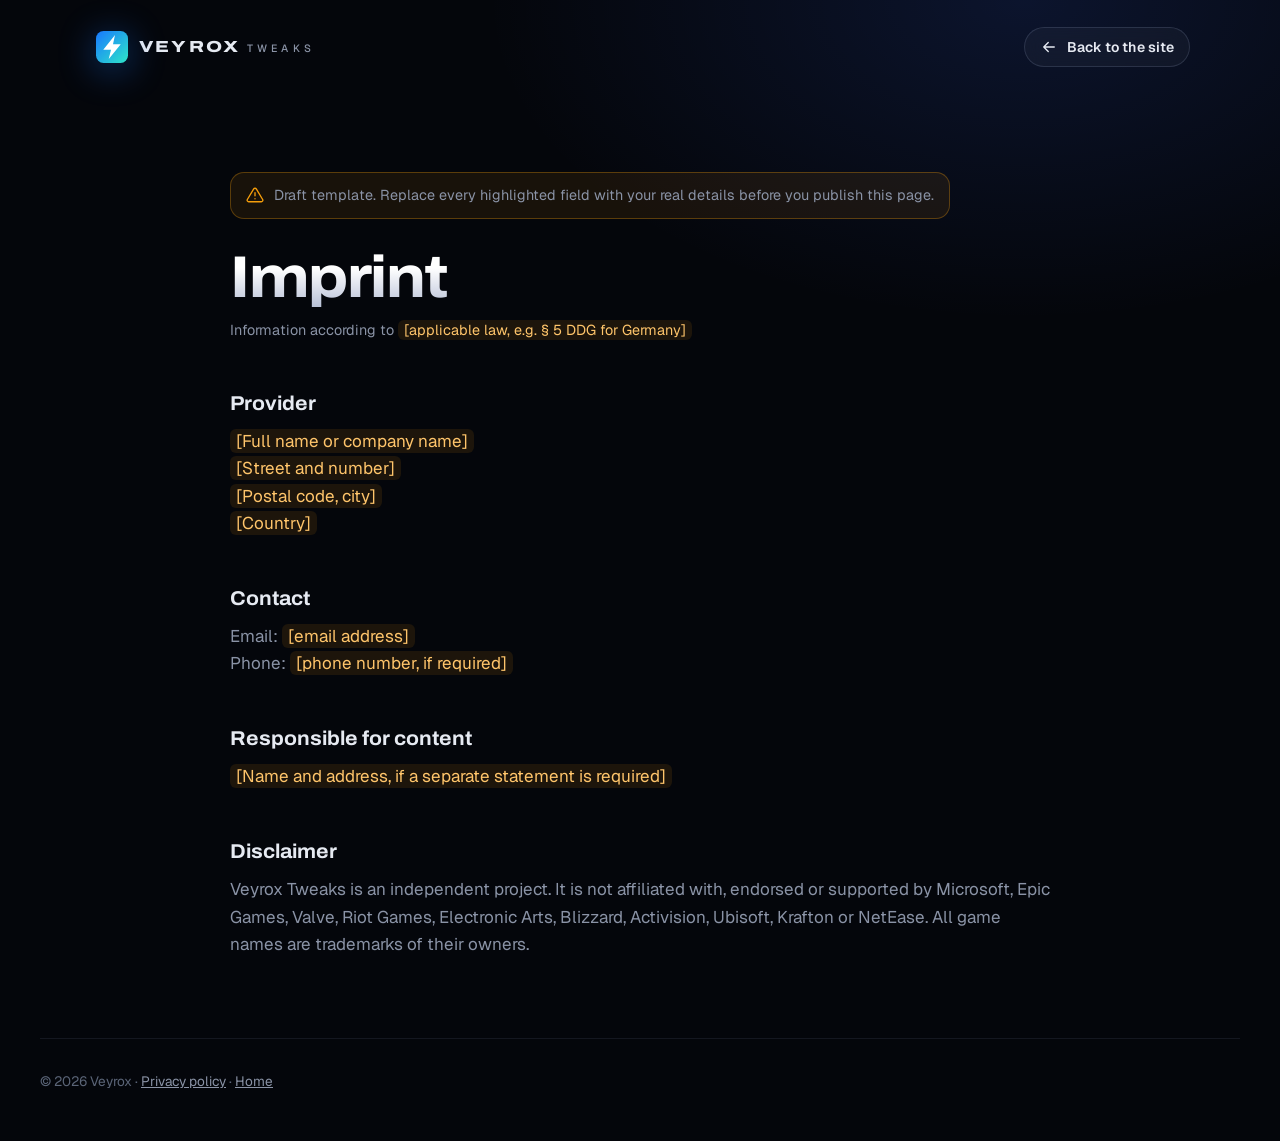
<file: imprint.html>
<!doctype html>
<html lang="en" class="no-js">
<head>
  <meta charset="utf-8">
  <meta name="viewport" content="width=device-width, initial-scale=1, viewport-fit=cover">
  <title>Imprint — Veyrox Tweaks</title>
  <meta name="description" content="Legal notice for the Veyrox Tweaks website.">
  <!-- Remove this noindex line once the imprint below has been completed. -->
  <meta name="robots" content="noindex">
  <meta name="theme-color" content="#04060B">
  <link rel="icon" href="favicon.ico" sizes="any">
  <link rel="preconnect" href="https://fonts.googleapis.com">
  <link rel="preconnect" href="https://fonts.gstatic.com" crossorigin>
  <link rel="stylesheet" href="https://fonts.googleapis.com/css2?family=Archivo:wdth,wght@100..125,400..900&family=Geist:wght@300..700&family=Geist+Mono:wght@400;500&display=swap">
  <link rel="stylesheet" href="assets/css/styles.css">
  <script>
    (function (d) {
      d.classList.replace('no-js', 'js');
      try { if (sessionStorage.getItem('vx-wipe')) { sessionStorage.removeItem('vx-wipe'); d.classList.add('is-entering'); } } catch (e) {}
      d.classList.add('is-loaded');
    })(document.documentElement);
  </script>
</head>
<body class="legal">
  <a class="skip-link" href="#main">Skip to content</a>
  <svg width="0" height="0" class="sprite" aria-hidden="true" focusable="false">
    <defs><linearGradient id="g-logo" x1="0" y1="0" x2="1" y2="1"><stop offset="0" stop-color="#1878FF"/><stop offset="1" stop-color="#2EE6C8"/></linearGradient></defs>
    <symbol id="logo" viewBox="0 0 64 64"><rect width="64" height="64" rx="15" fill="url(#g-logo)"/><path d="M38 8 14.5 37.5H30L25.5 56 49.5 26.5H34z" fill="#fff"/></symbol>
    <symbol id="i-back" viewBox="0 0 24 24"><path d="M19 12H5M11 6l-6 6 6 6"/></symbol>
    <symbol id="i-alert" viewBox="0 0 24 24"><path d="M10.3 3.9 1.8 18a2 2 0 0 0 1.7 3h17a2 2 0 0 0 1.7-3L13.7 3.9a2 2 0 0 0-3.4 0z"/><path d="M12 9v4M12 17h.01"/></symbol>
  </svg>
  <div class="page-wipe" aria-hidden="true"></div>

  <header class="site-header is-scrolled">
    <div class="site-header__inner">
      <a class="brand" href="index.html" data-transition aria-label="Veyrox Tweaks home">
        <svg class="brand__mark"><use href="#logo"/></svg>
        <span class="brand__word">Veyrox<span>Tweaks</span></span>
      </a>
      <a class="btn btn--ghost btn--sm legal__back" href="index.html" data-transition><svg class="i"><use href="#i-back"/></svg><span>Back to the site</span></a>
    </div>
  </header>

  <main id="main" class="container legal__main">
    <p class="legal__flag"><svg class="i"><use href="#i-alert"/></svg>Draft template. Replace every highlighted field with your real details before you publish this page.</p>
    <h1 class="section-title">Imprint</h1>
    <p class="legal__meta">Information according to <span class="ph">[applicable law, e.g. § 5 DDG for Germany]</span></p>

    <h2>Provider</h2>
    <p><span class="ph">[Full name or company name]</span><br><span class="ph">[Street and number]</span><br><span class="ph">[Postal code, city]</span><br><span class="ph">[Country]</span></p>

    <h2>Contact</h2>
    <p>Email: <span class="ph">[email address]</span><br>Phone: <span class="ph">[phone number, if required]</span></p>

    <h2>Responsible for content</h2>
    <p><span class="ph">[Name and address, if a separate statement is required]</span></p>

    <h2>Disclaimer</h2>
    <p>Veyrox Tweaks is an independent project. It is not affiliated with, endorsed or supported by Microsoft, Epic Games, Valve, Riot Games, Electronic Arts, Blizzard, Activision, Ubisoft, Krafton or NetEase. All game names are trademarks of their owners.</p>
  </main>

  <footer class="legal__foot container">
    <p>© 2026 Veyrox · <a href="privacy.html" data-transition>Privacy policy</a> · <a href="index.html" data-transition>Home</a></p>
  </footer>

  <script src="assets/js/config.js"></script>
  <script src="assets/js/main.js" defer></script>
</body>
</html>
</file>
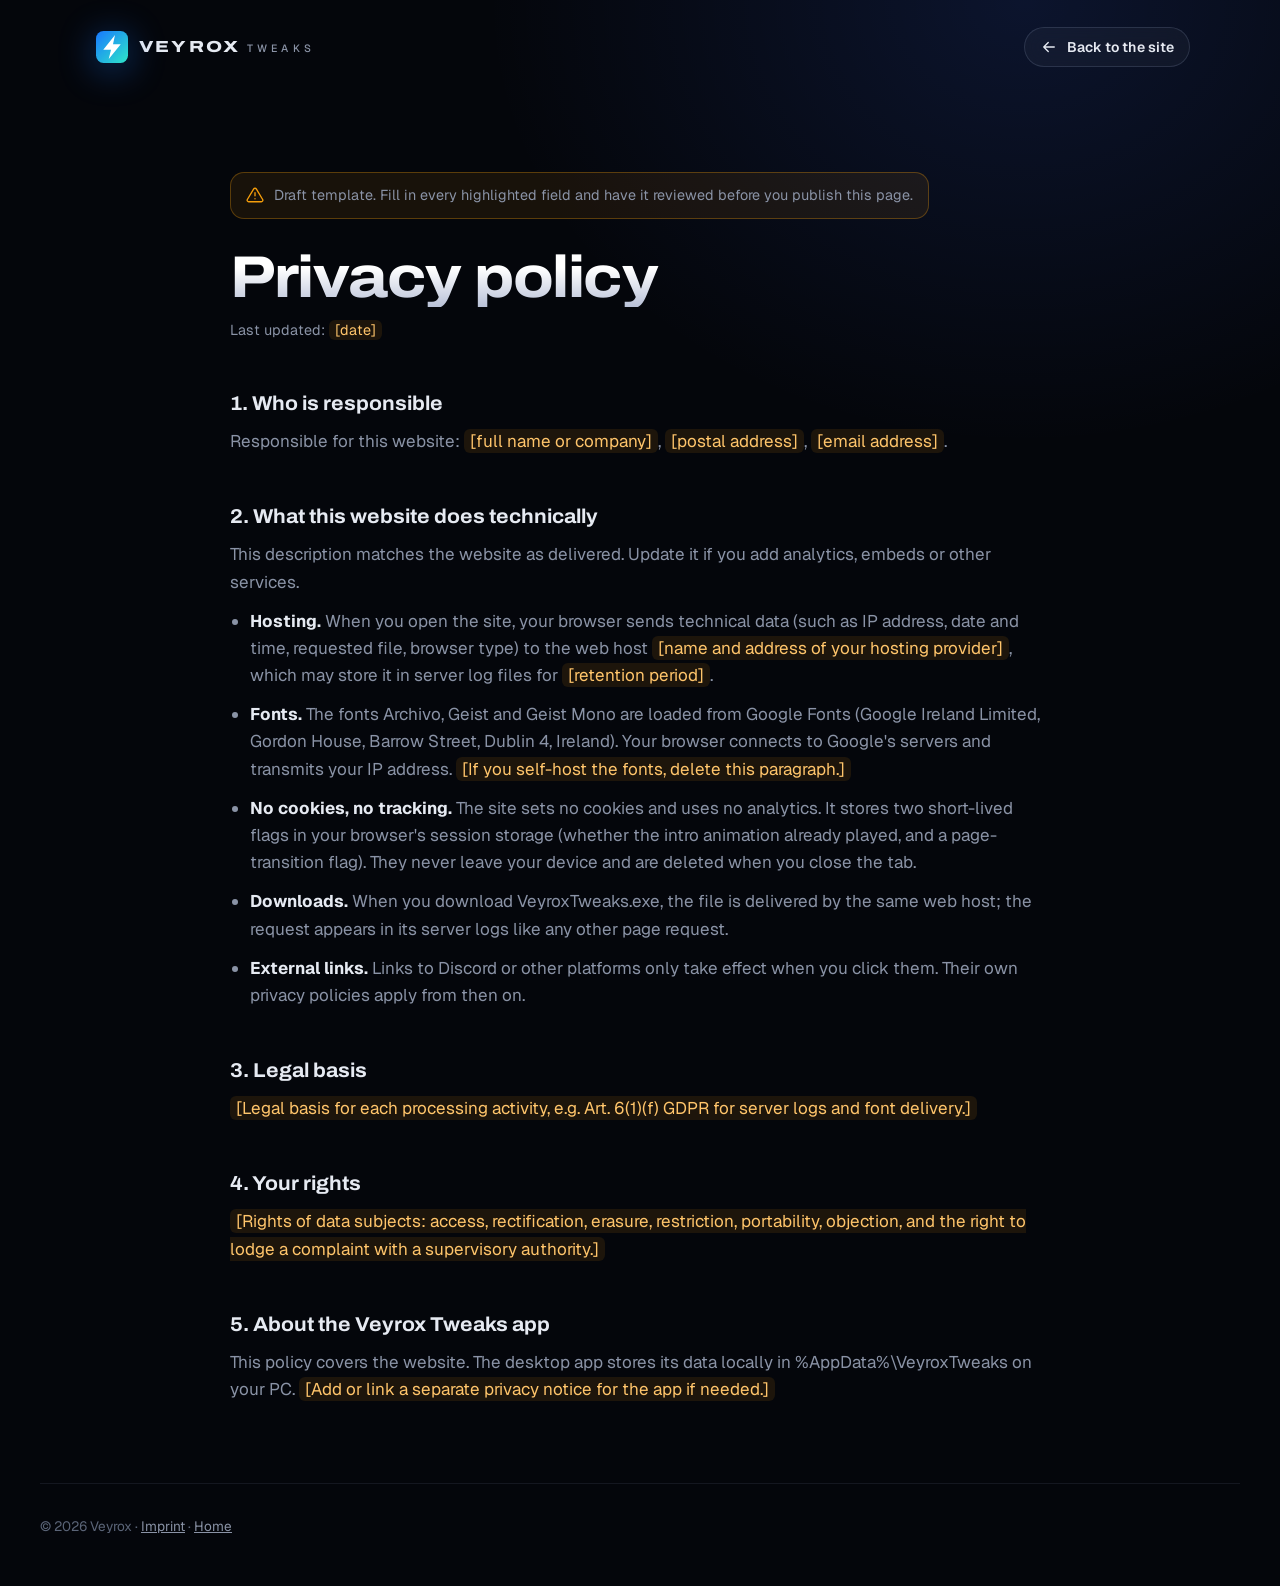
<file: privacy.html>
<!doctype html>
<html lang="en" class="no-js">
<head>
  <meta charset="utf-8">
  <meta name="viewport" content="width=device-width, initial-scale=1, viewport-fit=cover">
  <title>Privacy policy — Veyrox Tweaks</title>
  <meta name="description" content="Privacy policy for the Veyrox Tweaks website.">
  <!-- Remove this noindex line once the policy below has been completed and reviewed. -->
  <meta name="robots" content="noindex">
  <meta name="theme-color" content="#04060B">
  <link rel="icon" href="favicon.ico" sizes="any">
  <link rel="preconnect" href="https://fonts.googleapis.com">
  <link rel="preconnect" href="https://fonts.gstatic.com" crossorigin>
  <link rel="stylesheet" href="https://fonts.googleapis.com/css2?family=Archivo:wdth,wght@100..125,400..900&family=Geist:wght@300..700&family=Geist+Mono:wght@400;500&display=swap">
  <link rel="stylesheet" href="assets/css/styles.css">
  <script>
    (function (d) {
      d.classList.replace('no-js', 'js');
      try { if (sessionStorage.getItem('vx-wipe')) { sessionStorage.removeItem('vx-wipe'); d.classList.add('is-entering'); } } catch (e) {}
      d.classList.add('is-loaded');
    })(document.documentElement);
  </script>
</head>
<body class="legal">
  <a class="skip-link" href="#main">Skip to content</a>
  <svg width="0" height="0" class="sprite" aria-hidden="true" focusable="false">
    <defs><linearGradient id="g-logo" x1="0" y1="0" x2="1" y2="1"><stop offset="0" stop-color="#1878FF"/><stop offset="1" stop-color="#2EE6C8"/></linearGradient></defs>
    <symbol id="logo" viewBox="0 0 64 64"><rect width="64" height="64" rx="15" fill="url(#g-logo)"/><path d="M38 8 14.5 37.5H30L25.5 56 49.5 26.5H34z" fill="#fff"/></symbol>
    <symbol id="i-back" viewBox="0 0 24 24"><path d="M19 12H5M11 6l-6 6 6 6"/></symbol>
    <symbol id="i-alert" viewBox="0 0 24 24"><path d="M10.3 3.9 1.8 18a2 2 0 0 0 1.7 3h17a2 2 0 0 0 1.7-3L13.7 3.9a2 2 0 0 0-3.4 0z"/><path d="M12 9v4M12 17h.01"/></symbol>
  </svg>
  <div class="page-wipe" aria-hidden="true"></div>

  <header class="site-header is-scrolled">
    <div class="site-header__inner">
      <a class="brand" href="index.html" data-transition aria-label="Veyrox Tweaks home">
        <svg class="brand__mark"><use href="#logo"/></svg>
        <span class="brand__word">Veyrox<span>Tweaks</span></span>
      </a>
      <a class="btn btn--ghost btn--sm legal__back" href="index.html" data-transition><svg class="i"><use href="#i-back"/></svg><span>Back to the site</span></a>
    </div>
  </header>

  <main id="main" class="container legal__main">
    <p class="legal__flag"><svg class="i"><use href="#i-alert"/></svg>Draft template. Fill in every highlighted field and have it reviewed before you publish this page.</p>
    <h1 class="section-title">Privacy policy</h1>
    <p class="legal__meta">Last updated: <span class="ph">[date]</span></p>

    <h2>1. Who is responsible</h2>
    <p>Responsible for this website: <span class="ph">[full name or company]</span>, <span class="ph">[postal address]</span>, <span class="ph">[email address]</span>.</p>

    <h2>2. What this website does technically</h2>
    <p>This description matches the website as delivered. Update it if you add analytics, embeds or other services.</p>
    <ul>
      <li><b>Hosting.</b> When you open the site, your browser sends technical data (such as IP address, date and time, requested file, browser type) to the web host <span class="ph">[name and address of your hosting provider]</span>, which may store it in server log files for <span class="ph">[retention period]</span>.</li>
      <li><b>Fonts.</b> The fonts Archivo, Geist and Geist Mono are loaded from Google Fonts (Google Ireland Limited, Gordon House, Barrow Street, Dublin 4, Ireland). Your browser connects to Google's servers and transmits your IP address. <span class="ph">[If you self-host the fonts, delete this paragraph.]</span></li>
      <li><b>No cookies, no tracking.</b> The site sets no cookies and uses no analytics. It stores two short-lived flags in your browser's session storage (whether the intro animation already played, and a page-transition flag). They never leave your device and are deleted when you close the tab.</li>
      <li><b>Downloads.</b> When you download VeyroxTweaks.exe, the file is delivered by the same web host; the request appears in its server logs like any other page request.</li>
      <li><b>External links.</b> Links to Discord or other platforms only take effect when you click them. Their own privacy policies apply from then on.</li>
    </ul>

    <h2>3. Legal basis</h2>
    <p><span class="ph">[Legal basis for each processing activity, e.g. Art. 6(1)(f) GDPR for server logs and font delivery.]</span></p>

    <h2>4. Your rights</h2>
    <p><span class="ph">[Rights of data subjects: access, rectification, erasure, restriction, portability, objection, and the right to lodge a complaint with a supervisory authority.]</span></p>

    <h2>5. About the Veyrox Tweaks app</h2>
    <p>This policy covers the website. The desktop app stores its data locally in %AppData%\VeyroxTweaks on your PC. <span class="ph">[Add or link a separate privacy notice for the app if needed.]</span></p>
  </main>

  <footer class="legal__foot container">
    <p>© 2026 Veyrox · <a href="imprint.html" data-transition>Imprint</a> · <a href="index.html" data-transition>Home</a></p>
  </footer>

  <script src="assets/js/config.js"></script>
  <script src="assets/js/main.js" defer></script>
</body>
</html>
</file>
<file: assets/css/styles.css>
/* =============================================================
   VEYROX TWEAKS — website styles
   Palette taken from the app itself (VeyroxTweaks.exe 1.2.0):
   window #0B0F17, surfaces #141A26/#1A2232, text #E6EAF2/#8A93A6,
   default accent #3B6BFF → #8B5CF6, icon gradient #1878FF → #2EE6C8.
   ============================================================= */

@property --ang {
  syntax: "<angle>";
  inherits: false;
  initial-value: 0deg;
}

:root {
  --void: #04060B;
  --void-2: #070A12;
  --panel: #0B0F17;
  --panel-2: #0D121C;
  --panel-3: #141A26;
  --raise: #1A2232;
  --line: rgba(148, 163, 196, .11);
  --line-2: rgba(148, 163, 196, .19);
  --ink: #E6EAF2;
  --mute: #8A93A6;
  --dim: #5B6578;

  --volt: #3B6BFF;
  --sky: #1878FF;
  --violet: #8B5CF6;
  --ion: #2EE6C8;
  --ok: #22C55E;
  --warn: #F59E0B;
  --hot: #E5384F;

  --grad: linear-gradient(110deg, #1E6BFF 0%, #5B5CFF 48%, #8B5CF6 100%);
  --grad-ion: linear-gradient(120deg, #1878FF, #2EE6C8);

  --f-display: "Archivo", "Arial Black", system-ui, sans-serif;
  --f-body: "Geist", "Segoe UI Variable Text", "Segoe UI", system-ui, -apple-system, sans-serif;
  --f-mono: "Geist Mono", ui-monospace, "Cascadia Mono", Consolas, monospace;

  --ease-out: cubic-bezier(.16, 1, .3, 1);
  --ease-io: cubic-bezier(.7, 0, .2, 1);
  --ease-spring: cubic-bezier(.34, 1.4, .5, 1);

  --gutter: clamp(16px, 4vw, 40px);
  --header-h: 96px;
  --r-lg: 28px;
}

/* ---------- base ---------- */
*, *::before, *::after { box-sizing: border-box; }

html {
  -webkit-text-size-adjust: 100%;
  text-size-adjust: 100%;
  scroll-behavior: smooth;
  scroll-padding-top: 90px;
  background: var(--void);
  color-scheme: dark;
}

body {
  margin: 0;
  min-height: 100vh;
  font-family: var(--f-body);
  font-size: 1.0625rem;
  line-height: 1.6;
  color: var(--ink);
  background: var(--void);
  overflow-x: clip;
  -webkit-font-smoothing: antialiased;
  -moz-osx-font-smoothing: grayscale;
  text-rendering: optimizeLegibility;
}

img, svg { display: block; max-width: 100%; }
a { color: inherit; }
button { font: inherit; color: inherit; }
p { margin: 0; }
h1, h2, h3, h4 { margin: 0; font-weight: 700; }
ul, ol { margin: 0; padding: 0; }
code, kbd, pre { font-family: var(--f-mono); }

::selection { background: rgba(91, 92, 255, .55); color: #fff; }

:focus-visible {
  outline: 2px solid var(--ion);
  outline-offset: 3px;
}

.sprite { position: absolute; width: 0; height: 0; overflow: hidden; }
.i {
  width: 20px; height: 20px; flex: none;
  fill: none; stroke: currentColor; stroke-width: 1.8;
  stroke-linecap: round; stroke-linejoin: round;
}

.sr-only {
  position: absolute !important; width: 1px; height: 1px; padding: 0; margin: -1px;
  overflow: hidden; clip: rect(0 0 0 0); white-space: nowrap; border: 0;
}

.skip-link {
  position: fixed; top: 12px; left: 12px; z-index: 200;
  padding: 10px 16px; border-radius: 12px;
  background: var(--ink); color: var(--void); font-weight: 600; text-decoration: none;
  transform: translateY(-160%); transition: transform .3s var(--ease-out);
}
.skip-link:focus { transform: none; }

html { scrollbar-color: #232B3B var(--void); scrollbar-width: thin; }
::-webkit-scrollbar { width: 10px; height: 10px; }
::-webkit-scrollbar-track { background: var(--void); }
::-webkit-scrollbar-thumb { background: #1F2737; border-radius: 10px; border: 2px solid var(--void); }
::-webkit-scrollbar-thumb:hover { background: #3B4660; }

.container { width: min(1240px, 100% - 2 * var(--gutter)); margin-inline: auto; }

.section { position: relative; padding-block: clamp(96px, 12vw, 168px); }

.section-head { max-width: 780px; margin-bottom: clamp(40px, 6vw, 72px); }
.section-head--split {
  max-width: none;
  display: grid; grid-template-columns: minmax(0, 1.15fr) minmax(0, .85fr);
  gap: 24px 56px; align-items: end;
}

.section-title {
  font-family: var(--f-display);
  font-stretch: 112%;
  font-weight: 750;
  font-size: clamp(2.1rem, 4.6vw, 4rem);
  line-height: 1.02;
  letter-spacing: -.025em;
  text-wrap: balance;
  background: linear-gradient(180deg, #FFFFFF 35%, #A3AECB 120%);
  -webkit-background-clip: text; background-clip: text;
  color: transparent;
}
.section-lede {
  margin-top: 20px;
  color: var(--mute);
  font-size: clamp(1.02rem, 1.3vw, 1.15rem);
  max-width: 58ch;
  text-wrap: pretty;
}
.section-head--split .section-lede { margin-top: 0; }

/* ---------- buttons ---------- */
.btn {
  --h: 48px;
  position: relative;
  display: inline-flex; align-items: center; justify-content: center; gap: .6em;
  height: var(--h); padding: 0 22px;
  border: 0; border-radius: 999px;
  font: 600 .95rem/1 var(--f-body);
  letter-spacing: .005em;
  color: #fff; text-decoration: none; white-space: nowrap;
  cursor: pointer;
  isolation: isolate;
  transform: translate3d(var(--tx, 0px), var(--ty, 0px), 0);
  transition: transform .6s var(--ease-out), box-shadow .4s ease, background-color .3s ease, color .3s ease;
}
.btn .i { width: 18px; height: 18px; }
.btn > span:not(.btn__glow):not(.btn__ring), .btn > .i { transform: translate3d(calc(var(--tx, 0px) * .3), calc(var(--ty, 0px) * .3), 0); transition: transform .6s var(--ease-out); }
.btn.is-magnet, .btn.is-magnet > span:not(.btn__glow):not(.btn__ring), .btn.is-magnet > .i { transition-duration: .18s; }

.btn--primary {
  background: var(--grad);
  box-shadow:
    inset 0 0 0 1px rgba(255, 255, 255, .16),
    inset 0 1px 0 rgba(255, 255, 255, .25),
    0 12px 32px -12px rgba(70, 90, 255, .85),
    0 0 70px -24px rgba(139, 92, 246, .9);
}
.btn--primary::before {
  content: ""; position: absolute; inset: 0; z-index: -1; border-radius: inherit;
  background: linear-gradient(110deg, transparent 35%, rgba(255, 255, 255, .38) 50%, transparent 65%);
  background-size: 260% 100%; background-position: 130% 0;
  transition: background-position 1s var(--ease-out);
}
.btn--primary:hover::before { background-position: -30% 0; }
.btn--primary:hover {
  box-shadow:
    inset 0 0 0 1px rgba(255, 255, 255, .22),
    inset 0 1px 0 rgba(255, 255, 255, .3),
    0 18px 44px -12px rgba(70, 90, 255, 1),
    0 0 90px -20px rgba(139, 92, 246, 1);
}
.btn--primary:active { transform: translate3d(var(--tx, 0px), var(--ty, 0px), 0) scale(.97); }

.btn--ghost {
  background: rgba(255, 255, 255, .035);
  box-shadow: inset 0 0 0 1px var(--line-2);
  color: var(--ink);
  -webkit-backdrop-filter: blur(10px); backdrop-filter: blur(10px);
}
.btn--ghost:hover { background: rgba(255, 255, 255, .07); box-shadow: inset 0 0 0 1px rgba(148, 163, 196, .34); }
.btn--ghost .i { transition: transform .5s var(--ease-out); }
.btn--ghost:hover .i { transform: translateY(2px); }

.btn--sm { --h: 40px; padding: 0 16px; font-size: .875rem; }
.btn--lg { --h: 56px; padding: 0 28px; font-size: 1rem; }
.btn--xl { --h: 76px; padding: 0 34px 0 30px; font-size: 1.05rem; border-radius: 24px; }

.btn__glow {
  position: absolute; inset: -14px; z-index: -2; border-radius: inherit;
  background: radial-gradient(60% 80% at 50% 50%, rgba(91, 92, 255, .55), transparent 70%);
  filter: blur(14px); opacity: .55;
  animation: glow-breathe 4s ease-in-out infinite;
}
@keyframes glow-breathe { 50% { opacity: .9; transform: scale(1.06); } }

.btn--discord {
  background: #5865F2;
  box-shadow: inset 0 0 0 1px rgba(255, 255, 255, .18), 0 14px 34px -14px rgba(88, 101, 242, .9);
}
.btn--discord:hover { background: #6773F5; }
.btn[aria-disabled="true"] {
  background: rgba(255, 255, 255, .05); color: var(--mute);
  box-shadow: inset 0 0 0 1px var(--line-2);
  cursor: not-allowed;
}

/* ---------- loader ---------- */
.preloader { display: none; }
.js .preloader {
  position: fixed; inset: 0; z-index: 150;
  display: grid; place-items: center;
  background: radial-gradient(60% 50% at 50% 50%, #0B1226 0%, var(--void) 70%);
  animation: preloader-failsafe .4s 4.5s forwards;
}
@keyframes preloader-failsafe { to { opacity: 0; visibility: hidden; } }

.preloader__card {
  --s: 1;
  width: 300px; padding: 36px 28px 26px;
  border-radius: 24px;
  background: var(--panel);
  box-shadow: inset 0 0 0 1px var(--line-2), 0 40px 90px -40px rgba(59, 107, 255, .7);
  text-align: center;
  animation: card-in .8s var(--ease-out) both;
}
@keyframes card-in { from { opacity: 0; transform: translateY(14px) scale(.96); } }
.preloader__logo { width: 64px; height: 64px; margin: 0 auto; filter: drop-shadow(0 10px 30px rgba(24, 120, 255, .6)); }
.preloader__word { margin-top: 18px; display: grid; gap: 4px; }
.preloader__word span:first-child { font: 800 22px/1 var(--f-display); font-stretch: 125%; letter-spacing: .3em; padding-left: .3em; }
.preloader__word span:last-child { font: 500 10px/1 var(--f-body); letter-spacing: .62em; padding-left: .62em; color: var(--mute); }
.preloader__bar { height: 3px; margin-top: 24px; border-radius: 3px; background: rgba(255, 255, 255, .07); overflow: hidden; }
.preloader__bar i { display: block; height: 100%; background: var(--grad-ion); transform-origin: left; animation: load-bar 1.25s var(--ease-io) forwards; }
@keyframes load-bar { from { transform: scaleX(0); } to { transform: scaleX(1); } }
.preloader__step { margin-top: 12px; font-size: 12px; color: var(--mute); min-height: 1.6em; }

.preloader.is-out { background: transparent; transition: background .5s ease .25s, opacity .45s ease .55s; opacity: 0; pointer-events: none; }
.preloader.is-out .preloader__card {
  transform: scale(var(--s));
  background: var(--void);
  box-shadow: inset 0 0 0 1px transparent;
  transition: transform .85s var(--ease-io), background .5s ease, box-shadow .4s ease;
}
.preloader.is-out .preloader__card > * { opacity: 0; transition: opacity .2s ease; }

/* ---------- ambient layers ---------- */
.spotlight {
  position: fixed; left: 0; top: 0; z-index: 1;
  width: 720px; height: 720px; margin: -360px 0 0 -360px;
  border-radius: 50%;
  background: radial-gradient(circle, rgba(76, 110, 255, .085) 0%, rgba(139, 92, 246, .04) 35%, transparent 65%);
  pointer-events: none; opacity: 0;
  mix-blend-mode: screen;
  transition: opacity .6s ease;
  will-change: transform;
}
.spotlight.is-on { opacity: 1; }

.page-wipe {
  position: fixed; inset: 0; z-index: 160; pointer-events: none;
  background: var(--void);
  transform: scaleY(0); transform-origin: 50% 100%;
}
.is-leaving .page-wipe { transform: scaleY(1); transition: transform .5s var(--ease-io); }
.is-entering .page-wipe { transform-origin: 50% 0; animation: wipe-out .75s var(--ease-io) .05s both; }
@keyframes wipe-out { from { transform: scaleY(1); } to { transform: scaleY(0); } }
html.menu-open { overflow: hidden; }

/* ---------- header ---------- */
.site-header {
  position: fixed; top: 14px; left: 0; right: 0; z-index: 60;
  pointer-events: none;
  transition: transform .6s var(--ease-out);
}
.site-header.is-hidden { transform: translateY(-130%); }
.site-header__inner {
  pointer-events: auto;
  width: min(1240px, 100% - 2 * var(--gutter));
  height: 66px; margin-inline: auto;
  display: flex; align-items: center; gap: 12px;
  padding: 0 10px 0 16px;
  border-radius: 22px;
  background: rgba(8, 11, 19, 0);
  box-shadow: inset 0 0 0 1px transparent;
  transition: background .5s ease, box-shadow .5s ease, width .7s var(--ease-out), backdrop-filter .5s ease;
}
.site-header.is-scrolled .site-header__inner {
  width: min(1120px, 100% - 2 * var(--gutter));
  background: rgba(9, 12, 21, .66);
  -webkit-backdrop-filter: blur(18px) saturate(140%); backdrop-filter: blur(18px) saturate(140%);
  box-shadow: inset 0 0 0 1px var(--line), 0 20px 50px -30px rgba(0, 0, 0, .9);
}

.brand { display: inline-flex; align-items: center; gap: 11px; text-decoration: none; color: var(--ink); }
.brand__mark { width: 32px; height: 32px; filter: drop-shadow(0 6px 18px rgba(24, 120, 255, .45)); transition: transform .6s var(--ease-spring); }
.brand:hover .brand__mark { transform: rotate(-8deg) scale(1.06); }
.brand__word {
  display: inline-flex; align-items: baseline; gap: 7px;
  font: 800 1rem/1 var(--f-display); font-stretch: 125%;
  letter-spacing: .14em; text-transform: uppercase;
}
.brand__word span { font: 500 .66rem/1 var(--f-body); letter-spacing: .38em; color: var(--mute); }

.nav { position: relative; margin-left: auto; }
.nav__list { display: flex; gap: 2px; list-style: none; padding: 4px; }
.nav__link {
  position: relative; z-index: 1; display: block;
  padding: 9px 15px; border-radius: 999px;
  color: var(--mute); font-size: .9rem; font-weight: 500; text-decoration: none;
  transition: color .3s ease;
}
.nav__link:hover, .nav__link.is-active { color: #fff; }
.nav__indicator {
  position: absolute; top: 4px; left: 0;
  height: calc(100% - 8px); width: var(--w, 0px);
  transform: translateX(var(--x, 0px));
  border-radius: 999px;
  background: rgba(255, 255, 255, .065);
  box-shadow: inset 0 0 0 1px rgba(255, 255, 255, .07);
  opacity: 0;
  transition: transform .55s var(--ease-spring), width .55s var(--ease-spring), opacity .3s ease;
}
.nav__indicator::after {
  content: ""; position: absolute; left: 50%; bottom: -5px;
  width: 18px; height: 2px; margin-left: -9px; border-radius: 2px;
  background: var(--grad-ion);
  box-shadow: 0 0 12px 1px rgba(46, 230, 200, .7);
}
.nav__indicator.is-on { opacity: 1; }

.header-cta { margin-left: 6px; }

.menu-toggle {
  display: none; margin-left: auto;
  width: 46px; height: 46px; border: 0; border-radius: 14px;
  background: rgba(255, 255, 255, .05); box-shadow: inset 0 0 0 1px var(--line-2);
  cursor: pointer;
}
.menu-toggle__lines { position: relative; display: block; width: 18px; height: 10px; margin: auto; }
.menu-toggle__lines i {
  position: absolute; left: 0; width: 100%; height: 1.8px; border-radius: 2px; background: var(--ink);
  transition: transform .5s var(--ease-out), top .5s var(--ease-out);
}
.menu-toggle__lines i:first-child { top: 0; }
.menu-toggle__lines i:last-child { top: 8px; }
.menu-toggle[aria-expanded="true"] .menu-toggle__lines i:first-child { top: 4px; transform: rotate(45deg); }
.menu-toggle[aria-expanded="true"] .menu-toggle__lines i:last-child { top: 4px; transform: rotate(-45deg); }

.mobile-menu {
  position: fixed; inset: 0; z-index: 55;
  display: flex; flex-direction: column; justify-content: center;
  padding: 120px var(--gutter) 48px;
  background:
    radial-gradient(80% 60% at 100% 0%, rgba(59, 107, 255, .28), transparent 60%),
    radial-gradient(70% 50% at 0% 100%, rgba(139, 92, 246, .22), transparent 60%),
    var(--void);
  clip-path: circle(0% at calc(100% - 44px) 46px);
  transition: clip-path .7s var(--ease-io);
}
.mobile-menu.is-open { clip-path: circle(150% at calc(100% - 44px) 46px); }
.mobile-menu ul { list-style: none; display: grid; gap: 4px; }
.mobile-menu nav a, .mobile-menu__cta, .mobile-menu__meta {
  opacity: 0; transform: translateY(24px);
  transition: opacity .5s ease, transform .7s var(--ease-out);
}
.mobile-menu.is-open nav a, .mobile-menu.is-open .mobile-menu__cta, .mobile-menu.is-open .mobile-menu__meta {
  opacity: 1; transform: none;
  transition-delay: calc(.18s + var(--i) * 55ms);
}
.mobile-menu nav a {
  display: inline-block; padding: 6px 0;
  font: 750 clamp(2.2rem, 10vw, 3.4rem)/1.05 var(--f-display); font-stretch: 118%;
  letter-spacing: -.02em; text-decoration: none; color: var(--ink);
}
.mobile-menu nav a:active { color: var(--ion); }
.mobile-menu__cta { margin-top: 36px; align-self: flex-start; }
.mobile-menu__cta small { opacity: .75; font-weight: 500; margin-left: 4px; }
.mobile-menu__meta { margin-top: 16px; font-size: .85rem; color: var(--mute); }

/* ---------- reveal ---------- */
.reveal-ready [data-reveal] {
  opacity: 0; translate: 0 32px;
  transition: opacity .9s var(--ease-out) var(--d, 0ms), translate 1.1s var(--ease-out) var(--d, 0ms), scale 1.1s var(--ease-out) var(--d, 0ms), transform .8s var(--ease-out), box-shadow .5s ease;
}
.reveal-ready .tile.is-tilting { transition: opacity .9s var(--ease-out), translate 1.1s var(--ease-out), scale 1.1s var(--ease-out), transform .2s var(--ease-out), box-shadow .5s ease; }
.reveal-ready [data-reveal="scale"] { translate: 0 48px; scale: .96; }
.reveal-ready [data-reveal].is-in { opacity: 1; translate: 0 0; scale: 1; }

/* =============================================================
   HERO
   ============================================================= */
.hero { position: relative; }
.hero__stage {
  position: relative;
  min-height: 100svh;
  padding: calc(var(--header-h) + 40px) var(--gutter) 64px;
  display: flex; flex-direction: column; gap: 56px;
  overflow: hidden;
  isolation: isolate;
}

.hero__bg { position: absolute; inset: 0; z-index: -1; pointer-events: none; }
.aurora { position: absolute; inset: 0; }
.aurora i { position: absolute; border-radius: 50%; will-change: transform; }
.aurora__a {
  width: 70vmax; height: 70vmax; left: 30%; top: -35vmax;
  background: radial-gradient(circle, rgba(59, 107, 255, .32) 0%, rgba(59, 107, 255, .08) 38%, transparent 66%);
  animation: drift-a 22s ease-in-out infinite alternate;
}
.aurora__b {
  width: 60vmax; height: 60vmax; right: -20vmax; top: 10%;
  background: radial-gradient(circle, rgba(139, 92, 246, .28) 0%, rgba(139, 92, 246, .06) 40%, transparent 66%);
  animation: drift-b 26s ease-in-out infinite alternate;
}
.aurora__c {
  width: 46vmax; height: 46vmax; left: -14vmax; bottom: -22vmax;
  background: radial-gradient(circle, rgba(46, 230, 200, .14) 0%, rgba(46, 230, 200, .04) 40%, transparent 66%);
  animation: drift-c 30s ease-in-out infinite alternate;
}
@keyframes drift-a { to { transform: translate3d(-12vmax, 8vmax, 0) scale(1.12); } }
@keyframes drift-b { to { transform: translate3d(-10vmax, -6vmax, 0) scale(.9) rotate(30deg); } }
@keyframes drift-c { to { transform: translate3d(14vmax, -10vmax, 0) scale(1.2); } }

.hero__grid {
  position: absolute; inset: 0;
  background-image:
    linear-gradient(rgba(148, 163, 196, .055) 1px, transparent 1px),
    linear-gradient(90deg, rgba(148, 163, 196, .055) 1px, transparent 1px);
  background-size: 72px 72px;
  -webkit-mask-image: radial-gradient(70% 60% at 60% 45%, #000 0%, transparent 75%);
  mask-image: radial-gradient(70% 60% at 60% 45%, #000 0%, transparent 75%);
}
.particles { position: absolute; inset: 0; width: 100%; height: 100%; }
.hero__beam {
  position: absolute; left: 50%; top: -20%;
  width: 46vw; height: 140%; margin-left: -23vw;
  background: conic-gradient(from 180deg at 50% 0%, transparent 42%, rgba(120, 140, 255, .08) 50%, transparent 58%);
  opacity: .9;
}

.hero__copy { position: relative; z-index: 3; max-width: 680px; }

.release-pill {
  display: inline-flex; align-items: center; gap: 10px;
  padding: 6px 6px 6px 12px; border-radius: 999px;
  background: rgba(255, 255, 255, .035); box-shadow: inset 0 0 0 1px var(--line-2);
  font-size: .85rem; color: var(--ink); text-decoration: none;
  -webkit-backdrop-filter: blur(8px); backdrop-filter: blur(8px);
  transition: box-shadow .3s ease, background .3s ease;
}
.release-pill:hover { background: rgba(255, 255, 255, .06); box-shadow: inset 0 0 0 1px rgba(46, 230, 200, .4); }
.release-pill__dot { position: relative; width: 8px; height: 8px; border-radius: 50%; background: var(--ion); box-shadow: 0 0 10px var(--ion); }
.release-pill__dot::after {
  content: ""; position: absolute; inset: -4px; border-radius: 50%;
  border: 1px solid var(--ion); opacity: 0;
  animation: ping-ring 2.4s var(--ease-out) infinite;
}
@keyframes ping-ring { 0% { transform: scale(.5); opacity: .9; } 100% { transform: scale(2.2); opacity: 0; } }
.release-pill__more {
  padding: 4px 10px; border-radius: 999px;
  background: rgba(46, 230, 200, .1); color: #8FF5E4; font-size: .78rem; font-weight: 500;
}

.hero__title {
  margin-top: 28px;
  font-family: var(--f-display);
  font-stretch: 125%;
  font-weight: 800;
  font-size: clamp(2.5rem, 5.5vw, 5.9rem);
  line-height: .94;
  letter-spacing: -.012em;
  text-transform: uppercase;
}
.hero__title .line { display: block; overflow: hidden; padding-bottom: .06em; margin-bottom: -.06em; }
.hero__title .line > span {
  display: inline-block;
  background: linear-gradient(100deg, #FFFFFF 0%, #FFFFFF 38%, #A9B8FF 48%, #9CF6E8 54%, #FFFFFF 64%, #DCE3F5 100%);
  background-size: 260% 100%;
  background-position: 100% 0;
  -webkit-background-clip: text; background-clip: text;
  color: transparent;
}
.js .hero__title .line > span { transform: translate3d(0, 108%, 0); }
.is-loaded .hero__title .line > span {
  transform: none;
  transition: transform 1.2s var(--ease-out);
  animation: title-sweep 2.4s var(--ease-io) .9s both;
}
.is-loaded .hero__title .line:nth-child(2) > span { transition-delay: .09s; animation-delay: 1s; }
.is-loaded .hero__title .line:nth-child(3) > span { transition-delay: .18s; animation-delay: 1.1s; }
@keyframes title-sweep { from { background-position: 100% 0; } to { background-position: 0% 0; } }

.hero__lede {
  margin-top: 28px; max-width: 54ch;
  font-size: clamp(1.02rem, 1.25vw, 1.16rem); color: #A5AEC0;
  text-wrap: pretty;
}
.hero__ctas { margin-top: 36px; display: flex; flex-wrap: wrap; gap: 14px; }
.hero__facts {
  margin-top: 34px; list-style: none;
  display: flex; flex-wrap: wrap; gap: 10px 26px;
  font-size: .85rem; color: var(--mute);
}
.hero__facts li { display: inline-flex; align-items: center; gap: 8px; }
.hero__facts .i { width: 16px; height: 16px; color: var(--dim); }

.js .hero__copy > *:not(.hero__title) { opacity: 0; transform: translateY(18px); }
.is-loaded .hero__copy > *:not(.hero__title) {
  opacity: 1; transform: none;
  transition: opacity 1s ease, transform 1.2s var(--ease-out);
}
.is-loaded .hero__copy > .release-pill { transition-delay: .05s; }
.is-loaded .hero__copy > .hero__lede { transition-delay: .35s; }
.is-loaded .hero__copy > .hero__ctas { transition-delay: .45s; }
.is-loaded .hero__copy > .hero__facts { transition-delay: .55s; }

/* hero visual — flow layout (mobile, tablet, reduced motion) */
.hero__visual {
  --fit: .32;
  position: relative; z-index: 2;
  width: 100%;
  height: calc(640px * var(--fit));
  perspective: 1800px;
}
.hero__scene {
  position: absolute; left: 0; top: 0;
  width: 1080px; height: 640px;
  transform-origin: 0 0;
  transform: scale(var(--fit));
}
.hero__scene::before {
  content: ""; position: absolute; inset: -18% -12%; z-index: -1;
  background: radial-gradient(50% 50% at 50% 55%, rgba(80, 96, 255, .45), rgba(139, 92, 246, .14) 45%, transparent 70%);
  filter: blur(20px);
}
.js .hero__visual { opacity: 0; translate: 0 60px; }
.is-loaded .hero__visual { opacity: 1; translate: 0 0; transition: opacity 1.2s ease .35s, translate 1.6s var(--ease-out) .35s; }

.hero__note { position: relative; z-index: 3; font-size: .78rem; color: var(--dim); }

.scroll-cue { display: none; }

/* hero — two columns without pinning (desktop, reduced motion / no JS) */
@media (min-width: 1024px) {
  .hero__stage {
    display: grid; grid-template-columns: minmax(0, 1fr) minmax(0, 1.05fr);
    align-items: center; gap: 48px;
  }
  .hero__note { grid-column: 2; margin-top: -32px; }
  .hero__title { font-size: clamp(2.5rem, 4.4vw, 5.2rem); }
}

/* hero — pinned scroll scene */
.hero.is-pinned { height: 250vh; }
.hero.is-pinned .hero__stage {
  position: sticky; top: 0;
  height: 100vh; min-height: 0;
  display: flex; flex-direction: column; justify-content: center; align-items: flex-start;
  padding: var(--header-h) max(var(--gutter), calc((100vw - 1240px) / 2)) 0;
}
.hero.is-pinned .hero__copy { max-width: min(44vw, 640px); will-change: transform, opacity; }
.hero.is-pinned .hero__title { font-size: clamp(2.5rem, 4.4vw, 5.2rem); }
.hero.is-pinned .hero__visual {
  position: absolute; inset: 0; z-index: 2; height: auto;
  pointer-events: none;
}
.hero.is-pinned .hero__scene {
  left: 50%; top: 50%;
  margin: -320px 0 0 -540px;
  transform-origin: 50% 50%;
  transform: translate3d(var(--sx, 0px), var(--sy, 0px), 0) scale(var(--ss, .6)) rotateX(var(--srx, 0deg)) rotateY(var(--sry, 0deg));
  will-change: transform;
}
.hero.is-pinned .hero__note {
  position: absolute; left: 50%; bottom: 26px; margin: 0; transform: translateX(-50%); white-space: nowrap;
  opacity: var(--note-o, 0); transition: opacity .4s ease;
}
.hero.is-pinned .scroll-cue {
  position: absolute; left: 50%; bottom: 28px; z-index: 3;
  display: block; width: 26px; height: 42px; margin-left: -13px;
  border-radius: 14px; box-shadow: inset 0 0 0 1.5px rgba(230, 234, 242, .35);
  opacity: var(--cue-o, 1);
}
.scroll-cue span {
  position: absolute; left: 50%; top: 8px;
  width: 3px; height: 8px; margin-left: -1.5px; border-radius: 3px; background: var(--ink);
  animation: cue 1.8s var(--ease-io) infinite;
}
@keyframes cue { 0% { transform: translateY(0); opacity: 0; } 30% { opacity: 1; } 80% { transform: translateY(14px); opacity: 0; } 100% { opacity: 0; } }

/* floating cards around the hero window */
.float-card {
  position: absolute; z-index: 3;
  display: flex; align-items: center; gap: 12px;
  padding: 14px 16px;
  border-radius: 18px;
  background: rgba(16, 22, 34, .78);
  -webkit-backdrop-filter: blur(14px); backdrop-filter: blur(14px);
  box-shadow: inset 0 0 0 1px rgba(148, 163, 196, .2), 0 30px 60px -20px rgba(0, 0, 0, .85), 0 0 40px -16px rgba(91, 92, 255, .6);
  font-size: 13px; color: var(--ink);
  transform: translate3d(calc(var(--fx, 0px) + var(--px, 0px)), calc(var(--fy, 0px) + var(--py, 0px)), 0);
  will-change: transform;
}
.float-card small { display: block; color: var(--mute); font-size: 11.5px; margin-top: 2px; max-width: 220px; line-height: 1.4; }
.float-card b { font-weight: 600; }
.float-card .i { width: 18px; height: 18px; }
.float-card--ping { left: -64px; bottom: 74px; width: 220px; flex-direction: column; align-items: flex-start; gap: 6px; }
.float-card--ping b { font: 700 30px/1 var(--f-display); font-stretch: 110%; }
.float-card--ping b small { display: inline; font: 500 13px var(--f-body); color: var(--mute); }
.float-card__k { display: inline-flex; align-items: center; gap: 7px; color: var(--mute); font-size: 11.5px; }
.float-card__k .i { width: 14px; height: 14px; color: var(--ion); }
.float-card__s { color: #4ADE80; font-size: 11.5px; }
.spark { width: 100%; height: 30px; }
.spark path { fill: none; stroke: var(--ion); stroke-width: 2; stroke-linecap: round; stroke-linejoin: round; vector-effect: non-scaling-stroke; }
.float-card--toast { right: -58px; top: 86px; max-width: 300px; }
.float-card__ok { display: grid; place-items: center; width: 34px; height: 34px; border-radius: 11px; background: rgba(34, 197, 94, .16); color: #4ADE80; flex: none; }
.float-card--backup { right: 58px; bottom: -26px; }
.float-card--backup .i { color: #7DA2FF; }
.js .float-card { opacity: 0; }
.is-loaded .float-card { opacity: 1; transition: opacity .9s ease 1.1s; }
.is-loaded .float-card--toast { transition-delay: 1.35s; }
.is-loaded .float-card--backup { transition-delay: 1.55s; }

@keyframes draw { to { stroke-dashoffset: 0; } }

/* =============================================================
   APP WINDOW (shared mock UI)
   ============================================================= */
.app-window {
  position: relative;
  border-radius: 18px;
  background: var(--panel);
  color: var(--ink);
  font-family: var(--f-body);
  font-size: 13px; line-height: 1.4;
  overflow: hidden;
  box-shadow:
    0 0 0 1px rgba(148, 163, 196, .16),
    inset 0 1px 0 rgba(255, 255, 255, .05),
    0 50px 120px -30px rgba(0, 0, 0, .95),
    0 0 120px -50px rgba(91, 92, 255, .8);
}
.app-window--hero { width: 1080px; height: 640px; }
.aw-bar {
  height: 38px; display: flex; align-items: center; justify-content: space-between;
  padding: 0 4px 0 14px;
  background: var(--panel-2); border-bottom: 1px solid rgba(148, 163, 196, .08);
  font-size: 12px; color: var(--mute);
}
.aw-bar__title { display: inline-flex; align-items: center; gap: 8px; }
.aw-bar__title svg { width: 14px; height: 14px; }
.aw-bar__ctrl { display: flex; height: 100%; }
.aw-bar__ctrl i { position: relative; width: 44px; height: 100%; }
.aw-bar__ctrl i::before, .aw-bar__ctrl i::after { content: ""; position: absolute; left: 50%; top: 50%; }
.aw-bar__ctrl i:nth-child(1)::before { width: 10px; height: 1px; margin: 0 0 0 -5px; background: var(--mute); }
.aw-bar__ctrl i:nth-child(2)::before { width: 9px; height: 9px; margin: -4.5px 0 0 -4.5px; border: 1px solid var(--mute); border-radius: 1px; }
.aw-bar__ctrl i:nth-child(3)::before, .aw-bar__ctrl i:nth-child(3)::after { width: 12px; height: 1px; margin-left: -6px; background: var(--mute); transform: rotate(45deg); }
.aw-bar__ctrl i:nth-child(3)::after { transform: rotate(-45deg); }

.aw-body { display: grid; grid-template-columns: 196px minmax(0, 1fr); height: calc(100% - 38px); }
.aw-side {
  display: flex; flex-direction: column; gap: 1px;
  padding: 16px 12px 14px;
  background: var(--panel-2); border-right: 1px solid rgba(148, 163, 196, .08);
  font-size: 12.5px;
}
.aw-brand { display: flex; align-items: center; gap: 10px; margin: 0 6px 10px; }
.aw-brand svg { width: 30px; height: 30px; }
.aw-brand span { display: grid; gap: 3px; }
.aw-brand b { font: 800 12px/1 var(--f-display); font-stretch: 125%; letter-spacing: .2em; }
.aw-brand small { font-size: 8.5px; letter-spacing: .5em; color: var(--mute); line-height: 1; }
.aw-group { margin: 12px 10px 4px; font-size: 10px; font-weight: 600; letter-spacing: .12em; text-transform: uppercase; color: var(--dim); }
.aw-nav {
  display: flex; align-items: center; gap: 10px;
  padding: 7px 10px; border-radius: 10px;
  color: var(--mute);
  transition: background .3s ease, color .3s ease, box-shadow .3s ease;
}
.aw-nav .i { width: 15px; height: 15px; }
.aw-nav.is-active {
  background: linear-gradient(90deg, rgba(59, 107, 255, .24), rgba(139, 92, 246, .1));
  box-shadow: inset 0 0 0 1px rgba(110, 130, 255, .26);
  color: #fff;
}
.aw-side__foot { margin-top: auto; display: flex; align-items: center; justify-content: space-between; padding: 10px 6px 0; font-size: 10.5px; color: var(--dim); }
.aw-admin { display: inline-flex; align-items: center; gap: 5px; padding: 3px 8px 3px 6px; border-radius: 999px; background: rgba(34, 197, 94, .1); color: #4ADE80; }
.aw-admin .i { width: 12px; height: 12px; }

.aw-main { position: relative; display: flex; flex-direction: column; gap: 14px; padding: 20px 22px; min-width: 0; }

.ui-head { display: flex; align-items: flex-start; justify-content: space-between; gap: 16px; }
.ui-head__t { font-size: 18px; font-weight: 650; letter-spacing: -.01em; }
.ui-head__s { margin-top: 3px; font-size: 12px; color: var(--mute); }
.ui-live { display: inline-flex; align-items: center; gap: 7px; flex: none; padding: 5px 10px; border-radius: 999px; background: rgba(34, 197, 94, .08); color: #4ADE80; font-size: 11px; }
.ui-live i { width: 6px; height: 6px; border-radius: 50%; background: #4ADE80; box-shadow: 0 0 8px #4ADE80; animation: blink 1.6s ease-in-out infinite; }
@keyframes blink { 50% { opacity: .35; } }

.ui-tiles { display: grid; grid-template-columns: repeat(4, minmax(0, 1fr)); gap: 10px; }
.ui-tile, .ui-card {
  position: relative;
  padding: 12px 13px; border-radius: 14px;
  background: var(--panel-3); box-shadow: inset 0 0 0 1px rgba(148, 163, 196, .08);
}
.ui-tile { display: flex; flex-direction: column; gap: 4px; }
.ui-tile__k, .ui-card__k { display: inline-flex; align-items: center; gap: 6px; font-size: 11px; color: var(--mute); }
.ui-tile__k .i { width: 13px; height: 13px; }
.ui-tile b { font: 700 24px/1.1 var(--f-display); font-stretch: 105%; letter-spacing: -.01em; }
.ui-tile b small { font: 500 12px var(--f-body); color: var(--mute); margin-left: 2px; }
.ui-tile__s { font-size: 10.5px; color: var(--dim); }
.ui-bar { margin-top: 4px; height: 4px; border-radius: 4px; background: rgba(255, 255, 255, .06); overflow: hidden; }
.ui-bar i { display: block; height: 100%; width: calc(var(--v) * 100%); border-radius: inherit; background: var(--grad); transform-origin: left; }
.is-loaded .ui-bar i, .is-in .ui-bar i { animation: grow 1.6s var(--ease-out) both .8s; }
@keyframes grow { from { transform: scaleX(0); } }

.ui-row { display: grid; grid-template-columns: minmax(0, 1.7fr) minmax(0, 1fr); gap: 10px; flex: 1; min-height: 0; }
.ui-history { display: flex; flex-direction: column; gap: 6px; }
.ui-chart { width: 100%; flex: 1; min-height: 90px; }
.ui-chart__area { fill: rgba(59, 107, 255, .12); }
.ui-chart__line { fill: none; stroke: #5B7BFF; stroke-width: 2; stroke-linejoin: round; stroke-linecap: round; vector-effect: non-scaling-stroke; }
.ui-chart__line--2 { stroke: var(--ion); }
/* charts draw in left to right (clip reveal keeps strokes crisp at any scale) */
.js .ui-chart, .js .spark, .js .ping-vis svg { clip-path: inset(-4px 100% -4px 0); }
.is-loaded .hero .ui-chart, .is-loaded .hero .spark { animation: reveal-x 2.2s var(--ease-out) .9s forwards; }
.page.is-active .ui-chart { animation: reveal-x 1.8s var(--ease-out) .2s forwards; }
.is-in .ping-vis svg { animation: reveal-x 2.4s var(--ease-out) .3s forwards; }
@keyframes reveal-x { to { clip-path: inset(-4px 0 -4px 0); } }
.ui-legend { display: flex; align-items: center; gap: 6px; font-size: 10.5px; color: var(--mute); }
.ui-legend i { width: 8px; height: 2px; border-radius: 2px; background: #5B7BFF; }
.ui-legend i.b { margin-left: 10px; background: var(--ion); }

.ui-score { display: flex; flex-direction: column; align-items: center; gap: 6px; text-align: center; }
.ui-score .ui-card__k { align-self: flex-start; }
.ui-score__t { font-size: 12px; font-weight: 600; color: #7DA2FF; }
.ring { --v: .5; position: relative; width: 92px; height: 92px; }
.ring svg { width: 100%; height: 100%; transform: rotate(-90deg); }
.ring circle { fill: none; stroke: rgba(255, 255, 255, .07); stroke-width: 3.4; }
.ring .ring__v { stroke: #5B7BFF; stroke-linecap: round; stroke-dasharray: calc(var(--v) * 100) 100; }
.is-loaded .ring .ring__v, .is-in .ring .ring__v { animation: ring-in 1.8s var(--ease-out) .9s both; }
@keyframes ring-in { from { stroke-dasharray: 0 100; } }
.ring b { position: absolute; inset: 0; display: grid; place-items: center; font: 750 26px/1 var(--f-display); font-stretch: 110%; }

.ui-actions { display: grid; grid-template-columns: minmax(0, 1.45fr) minmax(0, 1.25fr) minmax(0, .6fr); gap: 10px; }
.ui-turbo, .ui-reset, .ui-active { display: flex; align-items: center; gap: 12px; padding: 13px 14px; border-radius: 14px; }
.ui-turbo { background: var(--grad); box-shadow: inset 0 1px 0 rgba(255, 255, 255, .2), 0 10px 30px -14px rgba(91, 92, 255, .9); }
.ui-turbo .i { width: 22px; height: 22px; fill: #fff; stroke: none; }
.ui-turbo b, .ui-reset b { display: block; font-size: 12px; letter-spacing: .06em; }
.ui-turbo small, .ui-reset small { display: block; font-size: 10.5px; opacity: .8; margin-top: 2px; }
.ui-reset { background: var(--panel-3); box-shadow: inset 0 0 0 1px rgba(148, 163, 196, .12); }
.ui-reset .i { width: 18px; height: 18px; color: var(--mute); }
.ui-reset small { color: var(--mute); opacity: 1; }
.ui-active { flex-direction: column; justify-content: center; gap: 0; background: var(--panel-3); box-shadow: inset 0 0 0 1px rgba(148, 163, 196, .08); }
.ui-active b { font: 750 22px/1 var(--f-display); }
.ui-active small { font-size: 10.5px; color: var(--mute); }

/* shared mock controls */
.badge {
  display: inline-flex; align-items: center;
  padding: 3px 7px; border-radius: 6px;
  font: 650 9.5px/1.2 var(--f-body); letter-spacing: .07em; text-transform: uppercase; white-space: nowrap;
}
.badge--high { background: rgba(255, 107, 125, .13); color: #FF6B7D; }
.badge--mid { background: rgba(255, 181, 71, .13); color: #FFB547; }
.badge--low { background: rgba(169, 178, 196, .12); color: #A9B2C4; }
.badge--rec { background: rgba(125, 162, 255, .14); color: #7DA2FF; }
.badge--restart { background: rgba(176, 124, 255, .14); color: #B07CFF; }
.badge--admin { background: rgba(46, 230, 200, .1); color: #7FEBDA; }

.switch {
  position: relative; flex: none;
  width: 34px; height: 20px; border-radius: 20px;
  background: rgba(255, 255, 255, .1);
  transition: background .35s ease;
}
.switch::after {
  content: ""; position: absolute; left: 3px; top: 3px;
  width: 14px; height: 14px; border-radius: 50%; background: #C5CCDA;
  box-shadow: 0 2px 6px rgba(0, 0, 0, .4);
  transition: transform .45s var(--ease-spring), background .3s ease;
}
.switch.is-on, .is-on > .switch { background: var(--grad); }
.switch.is-on::after, .is-on > .switch::after { transform: translateX(14px); background: #fff; }

.ui-btn { display: inline-flex; align-items: center; gap: 6px; flex: none; padding: 7px 12px; border-radius: 10px; font-size: 11.5px; font-weight: 600; }
.ui-btn .i { width: 13px; height: 13px; }
.ui-btn--ghost { box-shadow: inset 0 0 0 1px rgba(148, 163, 196, .2); color: var(--ink); }
.ui-btn--primary { background: var(--grad); color: #fff; }
.ui-btn--danger { background: rgba(229, 56, 79, .14); color: #FF6B7D; }

.ui-check { display: grid; place-items: center; width: 18px; height: 18px; border-radius: 6px; box-shadow: inset 0 0 0 1.5px rgba(148, 163, 196, .35); flex: none; transition: background .25s ease, box-shadow .25s ease; }
.ui-check .i { width: 12px; height: 12px; stroke-width: 3; color: #fff; opacity: 0; transform: scale(.5); transition: opacity .2s ease, transform .35s var(--ease-spring); }
.ui-check.is-on, .is-on > .ui-check { background: var(--volt); box-shadow: none; }
.ui-check.is-on .i, .is-on > .ui-check .i { opacity: 1; transform: none; }

.ui-info { display: flex; gap: 10px; align-items: flex-start; padding: 10px 12px; border-radius: 12px; background: rgba(59, 107, 255, .07); box-shadow: inset 0 0 0 1px rgba(59, 107, 255, .16); font-size: 11.5px; color: #B9C3DA; }
.ui-info .i { width: 15px; height: 15px; color: #7DA2FF; margin-top: 1px; }
.ui-info b { color: var(--ink); }
.ui-sub { font-size: 11.5px; color: var(--mute); margin-top: -6px; }

.av { display: inline-grid; place-items: center; width: 30px; height: 30px; border-radius: 50%; flex: none; font: 700 12px var(--f-body); color: #fff; background: linear-gradient(135deg, hsl(var(--h, 220) 85% 62%), hsl(calc(var(--h, 220) + 50) 80% 52%)); }
.av--lg { width: 64px; height: 64px; font-size: 22px; box-shadow: 0 0 0 4px var(--panel-3); }
.tag { display: inline-flex; padding: 2px 7px; border-radius: 6px; font: 650 9px/1.4 var(--f-body); letter-spacing: .08em; text-transform: uppercase; font-style: normal; background: rgba(148, 163, 196, .12); color: #A9B2C4; }
.tag--you { background: rgba(59, 107, 255, .18); color: #9DB5FF; }
.tag--lan { background: rgba(46, 230, 200, .12); color: #7FEBDA; }

/* =============================================================
   PROOF
   ============================================================= */
.proof { position: relative; padding: clamp(56px, 7vw, 88px) 0 clamp(40px, 5vw, 56px); border-block: 1px solid var(--line); background: linear-gradient(180deg, rgba(11, 15, 23, .6), rgba(4, 6, 11, 0)); }
.proof__list { list-style: none; width: min(1240px, 100% - 2 * var(--gutter)); margin-inline: auto; display: grid; grid-template-columns: repeat(4, minmax(0, 1fr)); }
.proof__list li { padding: 4px clamp(16px, 2.5vw, 36px); border-left: 1px solid var(--line); }
.proof__list li:first-child { border-left: 0; padding-left: 0; }
.proof__list b {
  display: block;
  font: 800 clamp(3rem, 6vw, 5.4rem)/1 var(--f-display); font-stretch: 125%;
  letter-spacing: -.03em; font-variant-numeric: tabular-nums;
  background: linear-gradient(180deg, #FFFFFF 20%, #6F86FF 110%);
  -webkit-background-clip: text; background-clip: text; color: transparent;
}
.proof__list span { display: block; margin-top: 10px; max-width: 24ch; color: var(--mute); font-size: .95rem; }
.proof__src { width: min(1240px, 100% - 2 * var(--gutter)); margin: 36px auto 0; font-size: .78rem; color: var(--dim); }

/* =============================================================
   FEATURES — bento
   ============================================================= */
.bento { display: grid; grid-template-columns: repeat(12, minmax(0, 1fr)); gap: 18px; }
.tile {
  --accent: 59, 107, 255;
  position: relative;
  display: flex; flex-direction: column; gap: 28px;
  min-height: 300px;
  padding: clamp(24px, 2.6vw, 34px);
  border-radius: var(--r-lg);
  background:
    radial-gradient(120% 80% at 0% 0%, rgba(var(--accent), .08), transparent 55%),
    linear-gradient(180deg, rgba(20, 26, 38, .78), rgba(11, 15, 23, .78));
  box-shadow: inset 0 0 0 1px var(--line), 0 40px 80px -60px rgba(0, 0, 0, .9);
  overflow: hidden;
  isolation: isolate;
  transform: perspective(1200px) rotateX(var(--rx, 0deg)) rotateY(var(--ry, 0deg));
  transition: transform .8s var(--ease-out), box-shadow .5s ease;
}
.tile.is-tilting { transition-duration: .2s, .5s; }
.tile::before {
  content: ""; position: absolute; inset: 0; z-index: -1;
  background: radial-gradient(480px circle at var(--mx, 50%) var(--my, 50%), rgba(var(--accent), .16), transparent 62%);
  opacity: 0; transition: opacity .5s ease;
}
.tile::after {
  content: ""; position: absolute; inset: 0; border-radius: inherit; padding: 1px; pointer-events: none;
  background: radial-gradient(360px circle at var(--mx, 50%) var(--my, 50%), rgba(var(--accent), .85), rgba(var(--accent), .1) 45%, transparent 70%);
  -webkit-mask: linear-gradient(#000 0 0) content-box, linear-gradient(#000 0 0);
  -webkit-mask-composite: xor;
  mask: linear-gradient(#000 0 0) content-box exclude, linear-gradient(#000 0 0);
  opacity: 0; transition: opacity .5s ease;
}
.tile:hover::before, .tile:hover::after { opacity: 1; }
.tile:hover { box-shadow: inset 0 0 0 1px rgba(var(--accent), .22), 0 50px 90px -50px rgba(var(--accent), .45); }

.tile h3 { font: 700 1.35rem/1.15 var(--f-display); font-stretch: 108%; letter-spacing: -.012em; }
.tile p { margin-top: 10px; color: var(--mute); font-size: .98rem; max-width: 52ch; }
.tile__icon {
  display: grid; place-items: center;
  width: 44px; height: 44px; margin-bottom: 20px;
  border-radius: 14px;
  background: rgba(var(--accent), .12);
  box-shadow: inset 0 0 0 1px rgba(var(--accent), .3), 0 0 30px -8px rgba(var(--accent), .6);
  color: rgb(var(--accent));
}
.tile__icon .i { width: 21px; height: 21px; }

.tile--dash { grid-column: span 7; flex-direction: row; align-items: stretch; }
.tile--dash .tile__copy { flex: 1 1 46%; }
.tile--turbo { --accent: 139, 92, 246; grid-column: span 5; justify-content: space-between; }
.tile--tweaks { --accent: 46, 230, 200; grid-column: span 4; justify-content: space-between; }
.tile--games { --accent: 24, 120, 255; grid-column: span 4; justify-content: space-between; }
.tile--booster { --accent: 217, 70, 239; grid-column: span 4; justify-content: space-between; }
.tile--ping { --accent: 46, 230, 200; grid-column: span 7; flex-direction: row; align-items: center; }
.tile--ping .tile__copy { flex: 1 1 44%; }
.tile--players { --accent: 59, 107, 255; grid-column: span 5; justify-content: space-between; }
.tile--personal { --accent: 139, 92, 246; grid-column: span 12; min-height: 0; flex-direction: row; align-items: center; justify-content: space-between; }

/* dashboard visual */
.dash-vis { flex: 1 1 54%; display: grid; grid-template-columns: auto 1fr; grid-template-rows: 1fr auto; gap: 18px 24px; align-items: center; padding: 22px; border-radius: 20px; background: rgba(4, 6, 11, .5); box-shadow: inset 0 0 0 1px var(--line); }
.ring--lg { width: 132px; height: 132px; }
.ring--lg b { font-size: 36px; }
.dash-vis__bars { display: grid; gap: 12px; }
.dash-vis__bars span { display: grid; grid-template-columns: 34px 1fr; align-items: center; gap: 10px; font-size: .75rem; color: var(--mute); }
.dash-vis__bars em { font-style: normal; }
.dash-vis__bars i { height: 6px; border-radius: 6px; background: rgba(255, 255, 255, .06); position: relative; overflow: hidden; }
.dash-vis__bars i::after { content: ""; position: absolute; inset: 0; width: calc(var(--v) * 100%); border-radius: inherit; background: var(--grad); transform-origin: left; transform: scaleX(0); transition: transform 1.6s var(--ease-out) .4s; }
.is-in .dash-vis__bars i::after { transform: scaleX(1); }
.dash-vis__levels { grid-column: 1 / -1; display: flex; gap: 6px; flex-wrap: wrap; font-size: .72rem; }
.dash-vis__levels span { padding: 4px 9px; border-radius: 999px; color: var(--dim); box-shadow: inset 0 0 0 1px var(--line); }
.dash-vis__levels span.on { color: #fff; background: rgba(59, 107, 255, .22); box-shadow: inset 0 0 0 1px rgba(125, 162, 255, .5); }

/* turbo visual */
.turbo-vis { position: relative; width: 168px; height: 168px; margin: 6px auto 0; display: grid; place-items: center; }
.turbo-vis__ring {
  position: absolute; inset: 0; border-radius: 50%;
  background: conic-gradient(from var(--ang), rgba(139, 92, 246, 0) 0deg, #8B5CF6 120deg, #3B6BFF 220deg, #2EE6C8 300deg, rgba(46, 230, 200, 0) 360deg);
  -webkit-mask: radial-gradient(circle, transparent 62%, #000 63%);
  mask: radial-gradient(circle, transparent 62%, #000 63%);
  animation: spin 4.5s linear infinite;
  filter: drop-shadow(0 0 18px rgba(139, 92, 246, .7));
}
.turbo-vis__core {
  position: relative; display: grid; place-items: center;
  width: 92px; height: 92px; border-radius: 50%;
  background: radial-gradient(circle at 35% 30%, #6B7BFF, #3B32C9 70%);
  box-shadow: inset 0 1px 0 rgba(255, 255, 255, .35), 0 0 60px -6px rgba(139, 92, 246, .95);
  animation: core 3s ease-in-out infinite;
}
.turbo-vis__core .i { width: 40px; height: 40px; fill: #fff; stroke: none; filter: drop-shadow(0 0 10px rgba(255, 255, 255, .6)); }
@keyframes spin { to { --ang: 360deg; } }
@keyframes core { 50% { transform: scale(1.05); box-shadow: inset 0 1px 0 rgba(255, 255, 255, .35), 0 0 90px 0 rgba(139, 92, 246, 1); } }
.tile--turbo:hover .turbo-vis__ring { animation-duration: 1.6s; }

/* impact visual */
.impact-vis { list-style: none; display: grid; gap: 10px; }
.impact-vis li { display: grid; grid-template-columns: auto 1fr auto; align-items: center; gap: 12px; padding: 10px 12px; border-radius: 14px; background: rgba(4, 6, 11, .45); box-shadow: inset 0 0 0 1px var(--line); }
.impact-vis li::after { content: ""; grid-column: 2; grid-row: 1; height: 4px; border-radius: 4px; background: currentColor; opacity: .5; transform-origin: left; transform: scaleX(0); transition: transform 1.4s var(--ease-out) .5s; }
.impact-vis li:nth-child(1) { color: #FF6B7D; --w: .44; }
.impact-vis li:nth-child(2) { color: #FFB547; --w: 1; }
.impact-vis li:nth-child(3) { color: #A9B2C4; --w: .78; }
.is-in .impact-vis li::after { transform: scaleX(var(--w)); }
.impact-vis b { grid-column: 3; font: 750 1.4rem/1 var(--f-display); color: var(--ink); font-variant-numeric: tabular-nums; }

/* games visual */
.games-vis { list-style: none; display: flex; flex-wrap: wrap; gap: 7px; }
.games-vis li {
  padding: 6px 11px; border-radius: 999px;
  font-size: .8rem; color: #C6CEDF;
  background: rgba(24, 120, 255, .07); box-shadow: inset 0 0 0 1px rgba(24, 120, 255, .2);
  transition: background .3s ease, color .3s ease, transform .4s var(--ease-spring);
}
.games-vis li:hover { background: rgba(24, 120, 255, .2); color: #fff; transform: translateY(-2px); }

/* booster visual */
.booster-vis { list-style: none; display: grid; gap: 8px; }
.booster-vis li {
  display: grid; grid-template-columns: 18px 1fr auto; align-items: center; gap: 10px;
  padding: 10px 12px; border-radius: 12px;
  background: rgba(4, 6, 11, .45); box-shadow: inset 0 0 0 1px var(--line);
  font-size: .85rem;
  transition: opacity .6s ease, transform .8s var(--ease-out), filter .6s ease;
}
.booster-vis li i { width: 16px; height: 16px; border-radius: 5px; box-shadow: inset 0 0 0 1.5px rgba(148, 163, 196, .35); }
.booster-vis li.on i { background: #D946EF; box-shadow: none; }
.booster-vis em { font-style: normal; font-size: .75rem; color: var(--mute); }
.tile--booster:hover .booster-vis li.on { opacity: 0; transform: translateX(40px); filter: blur(4px); }
.tile--booster:hover .booster-vis li.on:nth-child(2) { transition-delay: .12s; }

/* ping visual */
.ping-vis { flex: 1 1 56%; padding: 18px; border-radius: 20px; background: rgba(4, 6, 11, .5); box-shadow: inset 0 0 0 1px var(--line); }
.ping-vis svg { width: 100%; height: 130px; }
.ping-vis__grid { stroke: rgba(148, 163, 196, .1); stroke-width: 1; fill: none; vector-effect: non-scaling-stroke; stroke-dasharray: 3 5; }
.ping-vis__line { fill: none; stroke: var(--ion); stroke-width: 2.2; stroke-linejoin: round; stroke-linecap: round; vector-effect: non-scaling-stroke; filter: drop-shadow(0 0 6px rgba(46, 230, 200, .6)); }
.ping-vis__q { margin-top: 12px; display: flex; flex-wrap: wrap; gap: 6px; font-size: .72rem; }
.ping-vis__q span { padding: 4px 9px; border-radius: 999px; color: var(--dim); box-shadow: inset 0 0 0 1px var(--line); }
.ping-vis__q span.on { color: #4ADE80; box-shadow: inset 0 0 0 1px rgba(74, 222, 128, .4); background: rgba(34, 197, 94, .08); }

/* players visual */
.players-vis { list-style: none; display: grid; gap: 8px; }
.players-vis li { display: flex; align-items: center; gap: 12px; padding: 9px 12px; border-radius: 14px; background: rgba(4, 6, 11, .45); box-shadow: inset 0 0 0 1px var(--line); font-size: .9rem; }
.players-vis .tag { margin-left: auto; }

/* accent swatches */
.tile--personal { --sw-a: #3B6BFF; --sw-b: #8B5CF6; }
.tile--personal::before { background: radial-gradient(600px circle at 85% 50%, color-mix(in srgb, var(--sw-a) 30%, transparent), transparent 60%); opacity: 1; transition: background .6s ease; }
.tile--personal .tile__copy { max-width: 560px; }
.accent-vis { display: flex; flex-wrap: wrap; gap: 10px; }
.swatch {
  position: relative; display: inline-flex; align-items: center; gap: 10px;
  height: 44px; padding: 0 16px 0 8px; border: 0; border-radius: 999px;
  background: rgba(255, 255, 255, .04); box-shadow: inset 0 0 0 1px var(--line-2);
  font-size: .85rem; color: var(--ink); cursor: pointer;
  transition: box-shadow .3s ease, transform .4s var(--ease-spring), background .3s ease;
}
.swatch::before { content: ""; width: 28px; height: 28px; border-radius: 50%; background: linear-gradient(135deg, var(--a), var(--b)); box-shadow: 0 0 18px -2px var(--a); }
.swatch:hover { transform: translateY(-2px); background: rgba(255, 255, 255, .07); }
.swatch.is-on { box-shadow: inset 0 0 0 1.5px var(--a), 0 0 30px -10px var(--a); }

/* =============================================================
   SHOWCASE — tour
   ============================================================= */
.showcase::before {
  content: ""; position: absolute; inset: 10% 0 auto; height: 70%; z-index: -1;
  background: radial-gradient(50% 50% at 70% 50%, rgba(59, 107, 255, .12), transparent 70%);
  pointer-events: none;
}
.tour { display: grid; grid-template-columns: 280px minmax(0, 1fr); gap: clamp(20px, 3vw, 40px); align-items: start; }
.tour__tabs { position: sticky; top: 112px; display: flex; flex-direction: column; gap: 4px; }
.tour__tabs [role="tab"] {
  position: relative; overflow: hidden;
  display: flex; align-items: center; gap: 14px;
  width: 100%; padding: 14px 16px; border: 0; border-radius: 18px;
  background: transparent; color: var(--mute); text-align: left; cursor: pointer;
  transition: background .35s ease, color .35s ease, box-shadow .35s ease;
}
.tour__tabs [role="tab"] .i { width: 20px; height: 20px; flex: none; transition: color .35s ease; }
.tour__tabs [role="tab"] b { display: block; font-size: .98rem; font-weight: 600; color: inherit; }
.tour__tabs [role="tab"] small { display: block; font-size: .8rem; color: var(--dim); margin-top: 1px; }
.tour__tabs [role="tab"]:hover { color: var(--ink); background: rgba(255, 255, 255, .025); }
.tour__tabs [role="tab"][aria-selected="true"] {
  color: var(--ink);
  background: linear-gradient(90deg, rgba(59, 107, 255, .14), rgba(139, 92, 246, .05));
  box-shadow: inset 0 0 0 1px rgba(125, 162, 255, .24);
}
.tour__tabs [role="tab"][aria-selected="true"] .i { color: #8EA8FF; }
.tour__progress { position: absolute; left: 16px; right: 16px; bottom: 0; height: 2px; border-radius: 2px; background: var(--grad-ion); transform: scaleX(0); transform-origin: left; }
.tour.is-auto [aria-selected="true"] .tour__progress { animation: tour-progress 7s linear forwards; }
.tour.is-auto.is-paused [aria-selected="true"] .tour__progress { animation-play-state: paused; }
@keyframes tour-progress { to { transform: scaleX(1); } }

.tour__stage { min-width: 0; perspective: 1600px; }
.app-window--tour {
  min-height: 600px;
  transform: rotateX(var(--rx, 0deg)) rotateY(var(--ry, 0deg));
  transition: transform .9s var(--ease-out);
}
.app-window--tour.is-tilting { transition-duration: .25s; }
.app-window--tour .aw-body { min-height: 562px; }
.app-window--tour .aw-nav[data-nav] { cursor: pointer; }
.app-window--tour .aw-nav[data-nav]:hover:not(.is-active) { background: rgba(255, 255, 255, .04); color: var(--ink); }

.page { display: none; flex-direction: column; gap: 14px; }
.page.is-active { display: flex; }
.page.is-active > * { animation: page-rise .6s var(--ease-out) both; }
.page.is-active > *:nth-child(2) { animation-delay: .05s; }
.page.is-active > *:nth-child(3) { animation-delay: .1s; }
.page.is-active > *:nth-child(4) { animation-delay: .15s; }
.page.is-active > *:nth-child(5) { animation-delay: .2s; }
@keyframes page-rise { from { opacity: 0; transform: translateY(12px); } }

.ui-chips { display: flex; flex-wrap: wrap; gap: 6px; }
.ui-chips span { padding: 5px 11px; border-radius: 999px; font-size: 11.5px; color: var(--mute); box-shadow: inset 0 0 0 1px rgba(148, 163, 196, .14); }
.ui-chips span.on { background: var(--ink); color: var(--void); box-shadow: none; font-weight: 600; }

.ui-tweaks { display: grid; grid-template-columns: repeat(2, minmax(0, 1fr)); gap: 8px; }
.ui-tw {
  display: grid; grid-template-columns: 34px minmax(0, 1fr) auto; align-items: center; gap: 12px;
  padding: 11px 12px; border: 0; border-radius: 14px;
  background: var(--panel-3); box-shadow: inset 0 0 0 1px rgba(148, 163, 196, .08);
  text-align: left; cursor: pointer;
  transition: box-shadow .3s ease, background .3s ease;
}
.ui-tw:hover { background: var(--raise); }
.ui-tw.is-on { box-shadow: inset 0 0 0 1px rgba(110, 130, 255, .3); }
.ui-tw__ic { display: grid; place-items: center; width: 34px; height: 34px; border-radius: 10px; background: rgba(255, 255, 255, .05); color: #9DB0D8; }
.ui-tw__ic .i { width: 17px; height: 17px; }
.ui-tw.is-on .ui-tw__ic { background: rgba(59, 107, 255, .18); color: #9DB5FF; }
.ui-tw__t { min-width: 0; display: grid; gap: 5px; }
.ui-tw__t b { font-size: 12.5px; font-weight: 600; white-space: nowrap; overflow: hidden; text-overflow: ellipsis; }
.ui-tw__t > span { display: flex; flex-wrap: wrap; gap: 4px; }
.ui-tw .badge { font-size: 8.5px; padding: 2px 6px; }

.ui-toast {
  position: absolute; right: 20px; bottom: 18px; z-index: 5;
  display: flex; align-items: center; gap: 10px;
  padding: 10px 14px; border-radius: 12px;
  background: #1A2232; box-shadow: inset 0 0 0 1px rgba(148, 163, 196, .2), 0 20px 40px -10px rgba(0, 0, 0, .8);
  font-size: 12px;
  opacity: 0; transform: translateY(10px); pointer-events: none;
  transition: opacity .3s ease, transform .5s var(--ease-out);
}
.ui-toast.is-show { opacity: 1; transform: none; }
.ui-toast .i { width: 16px; height: 16px; color: #4ADE80; }

.ui-games { display: grid; grid-template-columns: repeat(3, minmax(0, 1fr)); gap: 8px; }
.ui-game {
  display: grid; grid-template-columns: 40px 1fr; grid-template-rows: auto auto auto; column-gap: 12px; row-gap: 2px; align-items: center;
  padding: 12px; border-radius: 14px; background: var(--panel-3); box-shadow: inset 0 0 0 1px rgba(148, 163, 196, .08);
}
.ui-game__m { grid-row: 1 / 3; display: grid; place-items: center; width: 40px; height: 40px; border-radius: 11px; font: 800 11px var(--f-display); letter-spacing: .02em; color: #fff; background: linear-gradient(135deg, hsl(var(--h, 220) 70% 50%), hsl(calc(var(--h, 220) + 40) 70% 38%)); }
.ui-game b { font-size: 12.5px; font-weight: 600; }
.ui-game small { font-size: 10.5px; color: #4ADE80; }
.ui-game:not(.is-in) { opacity: .55; }
.ui-game:not(.is-in) .ui-game__m { background: rgba(255, 255, 255, .07); color: var(--mute); }
.ui-game:not(.is-in) small { color: var(--dim); }
.ui-game__chips { grid-column: 1 / -1; display: flex; gap: 4px; margin-top: 8px; }
.ui-game__chips i { font-style: normal; font-size: 9.5px; padding: 2px 7px; border-radius: 6px; background: rgba(59, 107, 255, .14); color: #9DB5FF; }

.ui-apps { display: grid; gap: 8px; }
.ui-app {
  display: grid; grid-template-columns: 18px 1fr auto; align-items: center; gap: 14px;
  padding: 12px 14px; border: 0; border-radius: 14px; text-align: left; cursor: pointer;
  background: var(--panel-3); box-shadow: inset 0 0 0 1px rgba(148, 163, 196, .08);
  transition: box-shadow .3s ease, background .3s ease;
}
.ui-app:hover { background: var(--raise); }
.ui-app.is-on { box-shadow: inset 0 0 0 1px rgba(110, 130, 255, .3); }
.ui-app__n b { display: block; font-size: 12.5px; font-weight: 600; }
.ui-app__n small { font-size: 10.5px; color: var(--mute); }
.ui-app em { font-style: normal; font-size: 12px; color: var(--mute); font-variant-numeric: tabular-nums; }
.ui-booster-cta { display: flex; justify-content: flex-end; }
.ui-booster-cta .ui-btn { padding: 10px 16px; font-size: 12px; }

.ui-net { display: grid; grid-template-columns: minmax(0, .9fr) minmax(0, 1.5fr); gap: 10px; }
.ui-net__q, .ui-net__chart { padding: 14px; border-radius: 14px; background: var(--panel-3); box-shadow: inset 0 0 0 1px rgba(148, 163, 196, .08); }
.ui-net__q { display: flex; flex-direction: column; gap: 6px; justify-content: center; }
.ui-net__q span { font-size: 11px; color: var(--mute); }
.ui-net__q b { font: 700 18px/1.15 var(--f-display); font-stretch: 105%; color: #4ADE80; }
.ui-net__q small { font-size: 11px; color: var(--mute); }
.ui-net__chart { display: flex; flex-direction: column; gap: 6px; }
.ui-net__chart .ui-chart { min-height: 120px; }
.ui-net__chart .ui-chart__line { stroke: var(--ion); }
.ui-targets { display: grid; grid-template-columns: repeat(3, minmax(0, 1fr)); gap: 8px; }
.ui-targets div { display: grid; grid-template-columns: 1fr auto; padding: 12px 14px; border-radius: 14px; background: var(--panel-3); box-shadow: inset 0 0 0 1px rgba(148, 163, 196, .08); }
.ui-targets b { font-size: 12.5px; }
.ui-targets small { grid-row: 2; font-size: 10.5px; color: var(--dim); font-family: var(--f-mono); }
.ui-targets em { grid-row: 1 / 3; grid-column: 2; align-self: center; font-style: normal; font: 700 15px var(--f-display); }

.ui-toggle-row { display: inline-flex; align-items: center; gap: 10px; flex: none; font-size: 11.5px; color: var(--mute); }
.ui-search { display: flex; align-items: center; gap: 10px; padding: 10px 12px; border-radius: 12px; background: var(--panel-3); box-shadow: inset 0 0 0 1px rgba(148, 163, 196, .1); font-size: 12px; color: var(--dim); }
.ui-search .i { width: 15px; height: 15px; }
.ui-players { display: grid; grid-template-columns: minmax(0, 1fr) minmax(0, 1fr); gap: 10px; }
.ui-players ul { list-style: none; display: grid; gap: 6px; align-content: start; }
.ui-players li { display: flex; align-items: center; gap: 10px; padding: 10px 12px; border-radius: 14px; background: var(--panel-3); box-shadow: inset 0 0 0 1px rgba(148, 163, 196, .08); }
.ui-players li > span:nth-child(2) { display: grid; }
.ui-players li b { font-size: 12.5px; }
.ui-players li b small, .ui-players li small { font-size: 10.5px; color: var(--mute); font-weight: 400; }
.ui-players li .tag { margin-left: auto; }
.ui-players li.is-sel { box-shadow: inset 0 0 0 1px rgba(110, 130, 255, .32); background: linear-gradient(90deg, rgba(59, 107, 255, .14), var(--panel-3)); }
.ui-profile { position: relative; display: flex; flex-direction: column; align-items: flex-start; gap: 2px; padding: 0 16px 16px; border-radius: 14px; overflow: hidden; background: var(--panel-3); box-shadow: inset 0 0 0 1px rgba(148, 163, 196, .08); }
.ui-profile__banner { align-self: stretch; height: 64px; margin: 0 -16px -30px; background: linear-gradient(120deg, #1E6BFF, #8B5CF6 60%, #D946EF); }
.ui-profile b { margin-top: 8px; font-size: 15px; }
.ui-profile > small { font-size: 10.5px; color: var(--mute); }
.ui-profile__k { margin-top: 10px; font-size: 10px; letter-spacing: .1em; text-transform: uppercase; color: var(--dim); }
.ui-profile__g { display: flex; gap: 4px; flex-wrap: wrap; margin-top: 4px; }
.ui-profile__g i { font-style: normal; font-size: 10.5px; padding: 3px 8px; border-radius: 6px; background: rgba(255, 255, 255, .06); }
.ui-profile__v { font: 700 16px var(--f-display); margin-top: 2px; }

.ui-settings { display: grid; gap: 6px; }
.ui-settings > div { display: flex; align-items: center; justify-content: space-between; gap: 18px; padding: 12px 14px; border-radius: 14px; background: var(--panel-3); box-shadow: inset 0 0 0 1px rgba(148, 163, 196, .08); }
.ui-settings b { display: block; font-size: 12.5px; font-weight: 600; }
.ui-settings small { display: block; font-size: 11px; color: var(--mute); margin-top: 1px; }
.ui-select { display: inline-flex; align-items: center; gap: 6px; flex: none; padding: 6px 10px; border-radius: 9px; font-style: normal; font-size: 11.5px; box-shadow: inset 0 0 0 1px rgba(148, 163, 196, .2); }
.ui-select .i { width: 14px; height: 14px; }

/* =============================================================
   TWEAK EXPLORER
   ============================================================= */
.explorer::before {
  content: ""; position: absolute; left: 0; right: 0; top: 30%; height: 60%; z-index: -1;
  background: radial-gradient(40% 50% at 30% 50%, rgba(46, 230, 200, .07), transparent 70%), radial-gradient(40% 50% at 80% 40%, rgba(139, 92, 246, .09), transparent 70%);
  pointer-events: none;
}
.xp {
  position: relative;
  border-radius: 30px;
  background: linear-gradient(180deg, rgba(16, 22, 34, .88), rgba(9, 12, 20, .92));
  box-shadow: inset 0 0 0 1px var(--line-2), 0 60px 140px -80px rgba(59, 107, 255, .55);
  overflow: hidden;
}
.xp__bar { display: grid; grid-template-columns: minmax(220px, 330px) minmax(0, 1fr); gap: 14px 18px; align-items: center; padding: 18px; border-bottom: 1px solid var(--line); }
.xp__search {
  display: flex; align-items: center; gap: 10px;
  height: 48px; padding: 0 12px 0 14px; border-radius: 15px;
  background: rgba(255, 255, 255, .03); box-shadow: inset 0 0 0 1px var(--line-2);
  transition: box-shadow .3s ease, background .3s ease;
}
.xp__search:focus-within { background: rgba(255, 255, 255, .05); box-shadow: inset 0 0 0 1px rgba(46, 230, 200, .55), 0 0 0 4px rgba(46, 230, 200, .1); }
.xp__search .i { width: 18px; height: 18px; color: var(--mute); }
.xp__search input { flex: 1; min-width: 0; height: 100%; border: 0; outline: 0; background: transparent; color: var(--ink); font: 400 .95rem var(--f-body); }
.xp__search input::placeholder { color: var(--dim); }
.xp__search input::-webkit-search-cancel-button { filter: invert(.7); }
.xp__search kbd { flex: none; padding: 2px 8px; border-radius: 7px; font-size: .75rem; color: var(--dim); box-shadow: inset 0 0 0 1px var(--line-2); }
.xp__chips { display: flex; flex-wrap: wrap; gap: 6px; }
.chip {
  height: 38px; padding: 0 14px; border: 0; border-radius: 999px;
  background: transparent; box-shadow: inset 0 0 0 1px var(--line-2);
  color: var(--mute); font: 500 .875rem var(--f-body); cursor: pointer;
  transition: background .3s ease, color .3s ease, box-shadow .3s ease;
}
.chip span { margin-left: 4px; opacity: .55; font-variant-numeric: tabular-nums; }
.chip:hover { color: var(--ink); box-shadow: inset 0 0 0 1px rgba(148, 163, 196, .35); }
.chip.is-on { background: var(--ink); color: var(--void); box-shadow: none; }
.xp__toggles { grid-column: 1 / -1; display: flex; flex-wrap: wrap; gap: 8px 22px; }
.tgl { display: inline-flex; align-items: center; gap: 10px; font-size: .875rem; color: var(--mute); cursor: pointer; user-select: none; }
.tgl input { position: absolute; opacity: 0; width: 1px; height: 1px; }
.tgl__ui { position: relative; width: 34px; height: 20px; border-radius: 20px; background: rgba(255, 255, 255, .1); transition: background .3s ease; }
.tgl__ui::after { content: ""; position: absolute; left: 3px; top: 3px; width: 14px; height: 14px; border-radius: 50%; background: #C5CCDA; transition: transform .45s var(--ease-spring), background .3s ease; }
.tgl input:checked + .tgl__ui { background: var(--grad); }
.tgl input:checked + .tgl__ui::after { transform: translateX(14px); background: #fff; }
.tgl input:focus-visible + .tgl__ui { outline: 2px solid var(--ion); outline-offset: 3px; }
.tgl:hover { color: var(--ink); }

.xp__body { display: grid; grid-template-columns: minmax(0, 1fr) minmax(0, 1.12fr); min-height: 640px; }
.xp__listwrap { display: flex; flex-direction: column; min-height: 0; max-height: 760px; border-right: 1px solid var(--line); }
.xp__count { padding: 16px 22px 8px; font-size: .8rem; color: var(--dim); }
.xp__list { list-style: none; flex: 1; min-height: 0; overflow-y: auto; padding: 0 10px 14px; scrollbar-width: thin; }
.xp__list > li { animation: row-in .5s var(--ease-out) both; animation-delay: calc(var(--n, 0) * 22ms); }
@keyframes row-in { from { opacity: 0; transform: translateY(8px); } }
.xp-row {
  width: 100%;
  display: grid; grid-template-columns: 38px minmax(0, 1fr) auto; align-items: center; gap: 14px;
  padding: 12px; border: 0; border-radius: 16px;
  background: transparent; text-align: left; cursor: pointer;
  transition: background .3s ease, box-shadow .3s ease;
}
.xp-row:hover { background: rgba(255, 255, 255, .03); }
.xp-row[aria-pressed="true"] { background: linear-gradient(90deg, rgba(59, 107, 255, .15), rgba(139, 92, 246, .05)); box-shadow: inset 0 0 0 1px rgba(125, 162, 255, .26); }
.xp-row__ic { display: grid; place-items: center; width: 38px; height: 38px; border-radius: 12px; background: rgba(255, 255, 255, .045); color: #9DB0D8; }
.xp-row__ic .i { width: 18px; height: 18px; }
.xp-row[aria-pressed="true"] .xp-row__ic { background: rgba(59, 107, 255, .2); color: #A9BEFF; }
.xp-row__t { min-width: 0; }
.xp-row__t b { display: block; font-size: .95rem; font-weight: 600; white-space: nowrap; overflow: hidden; text-overflow: ellipsis; }
.xp-row__t small { display: block; font-size: .78rem; color: var(--dim); margin-top: 1px; }
.xp-row__side { display: flex; align-items: center; gap: 8px; color: var(--dim); }
.xp-row__side .i { width: 15px; height: 15px; }
.xp-row__side .is-turbo { color: #A78BFA; }
.xp-row__side .is-restart { color: #B07CFF; }

.meter { display: inline-flex; align-items: flex-end; gap: 3px; height: 14px; }
.meter i { width: 4px; border-radius: 2px; background: rgba(255, 255, 255, .1); }
.meter i:nth-child(1) { height: 6px; }
.meter i:nth-child(2) { height: 10px; }
.meter i:nth-child(3) { height: 14px; }
.meter[data-l="low"] i:nth-child(-n+1),
.meter[data-l="medium"] i:nth-child(-n+2),
.meter[data-l="high"] i:nth-child(-n+3) { background: var(--c); }
.meter[data-l="high"] { --c: #FF6B7D; }
.meter[data-l="medium"] { --c: #FFB547; }
.meter[data-l="low"] { --c: #A9B2C4; }

.xp__empty { padding: 40px 22px; text-align: center; color: var(--mute); }
.xp__empty button { margin-top: 14px; }
.xp__noscript { padding: 0 22px 22px; color: var(--mute); }

.xp__detail { position: relative; padding: clamp(24px, 3vw, 40px); min-width: 0; }
.xd { animation: detail-in .55s var(--ease-out) both; }
@keyframes detail-in { from { opacity: 0; transform: translateY(14px); } }
.xd__top { display: flex; align-items: center; gap: 16px; }
.xd__ic { display: grid; place-items: center; width: 56px; height: 56px; flex: none; border-radius: 18px; background: linear-gradient(135deg, rgba(59, 107, 255, .3), rgba(139, 92, 246, .2)); box-shadow: inset 0 0 0 1px rgba(125, 162, 255, .35), 0 0 40px -10px rgba(91, 92, 255, .8); color: #fff; }
.xd__ic .i { width: 26px; height: 26px; }
.xd__cat { font-size: .82rem; color: var(--mute); }
.xd h3 { margin-top: 2px; font: 750 clamp(1.35rem, 2.2vw, 1.75rem)/1.1 var(--f-display); font-stretch: 108%; letter-spacing: -.015em; }
.xd__badges { display: flex; flex-wrap: wrap; gap: 6px; margin-top: 18px; }
.xd__badges .badge { font-size: 10.5px; padding: 4px 9px; }
.xd__desc { margin-top: 18px; font-size: 1.02rem; color: #BAC3D6; max-width: 60ch; }
.xd__facts { display: grid; grid-template-columns: repeat(2, minmax(0, 1fr)); gap: 1px; margin: 26px 0 0; border-radius: 18px; overflow: hidden; background: var(--line); box-shadow: inset 0 0 0 1px var(--line); }
.xd__facts > div { padding: 14px 16px; background: #0C111B; }
.xd__facts dt { font-size: .75rem; color: var(--dim); }
.xd__facts dd { margin: 4px 0 0; font-size: .9rem; color: var(--ink); display: flex; align-items: center; gap: 8px; }
.xd__facts dd small { color: var(--mute); font-size: .78rem; }
.xd__k { margin-top: 26px; font-size: .8rem; color: var(--dim); }
.xd__changes { list-style: none; display: grid; gap: 8px; margin-top: 10px; }
.xd__changes li { padding: 12px 14px; border-radius: 14px; background: rgba(4, 6, 11, .6); box-shadow: inset 0 0 0 1px var(--line); font-size: .82rem; color: #B6C0D4; overflow-wrap: anywhere; }
.xd__changes code { font-size: .78rem; color: #8FF5E4; }
.xd__changes .v { display: block; margin-top: 4px; color: var(--mute); }
.xd__undo { display: flex; gap: 10px; align-items: flex-start; margin-top: 22px; font-size: .88rem; color: var(--mute); }
.xd__undo .i { width: 18px; height: 18px; color: #7DA2FF; margin-top: 2px; }
.xp__foot { display: flex; gap: 12px; align-items: flex-start; padding: 16px 22px; border-top: 1px solid var(--line); font-size: .85rem; color: var(--mute); }
.xp__foot .i { width: 18px; height: 18px; color: #4ADE80; margin-top: 2px; }

.xp__inline { list-style: none; }
.xp__inline .xp__detail { margin: 4px 2px 12px; padding: 20px 18px; border-radius: 18px; background: rgba(4, 6, 11, .55); box-shadow: inset 0 0 0 1px var(--line-2); }

/* =============================================================
   SECURITY — scroll story
   ============================================================= */
.security { position: relative; }
.story { position: relative; }
.story__sticky { position: relative; overflow: hidden; padding-block: clamp(96px, 12vw, 160px) 64px; }
.story__bg {
  position: absolute; inset: 0; z-index: -1; pointer-events: none;
  -webkit-mask-image: linear-gradient(180deg, transparent 0, #000 14%, #000 82%, transparent 100%);
  mask-image: linear-gradient(180deg, transparent 0, #000 14%, #000 82%, transparent 100%);
}
.story__bg i { position: absolute; inset: -10%; opacity: 0; transition: opacity 1.4s ease; }
.story__bg i[data-bg="0"] { background: radial-gradient(60% 60% at 75% 45%, rgba(24, 90, 255, .26), transparent 70%), radial-gradient(50% 40% at 10% 90%, rgba(46, 230, 200, .08), transparent 70%); }
.story__bg i[data-bg="1"] { background: radial-gradient(60% 60% at 70% 50%, rgba(139, 92, 246, .3), transparent 70%), radial-gradient(40% 40% at 15% 15%, rgba(59, 107, 255, .12), transparent 70%); }
.story__bg i[data-bg="2"] { background: radial-gradient(60% 60% at 72% 50%, rgba(20, 160, 150, .26), transparent 70%), radial-gradient(40% 40% at 10% 80%, rgba(139, 92, 246, .1), transparent 70%); }
.story__bg i[data-bg="3"] { background: radial-gradient(60% 60% at 70% 48%, rgba(70, 80, 255, .3), transparent 70%), radial-gradient(50% 40% at 90% 90%, rgba(46, 230, 200, .12), transparent 70%); }
.story__bg i.is-on { opacity: 1; }
.story:not(.is-pinned) .story__bg i[data-bg="0"] { opacity: 1; }

.story__inner { display: grid; grid-template-columns: minmax(0, 1fr) minmax(0, 1fr); gap: clamp(32px, 6vw, 88px); align-items: center; }
.story__title { font-size: clamp(2.2rem, 4vw, 3.6rem); }
.story__steps { list-style: none; display: grid; gap: 6px; margin-top: 40px; }
.story__step { display: grid; grid-template-columns: 40px minmax(0, 1fr); gap: 16px; padding: 16px 18px; border-radius: 20px; transition: opacity .6s ease, background .6s ease, box-shadow .6s ease; }
.story__n { display: grid; place-items: center; width: 40px; height: 40px; border-radius: 50%; font: 750 .95rem var(--f-display); box-shadow: inset 0 0 0 1px var(--line-2); color: var(--mute); transition: background .5s ease, color .5s ease, box-shadow .5s ease; }
.story__step h3 { font: 700 1.15rem/1.3 var(--f-display); font-stretch: 106%; padding-top: 8px; }
.story__step p { margin-top: 6px; color: var(--mute); font-size: .98rem; }
.story__step.is-active .story__n { background: var(--grad); color: #fff; box-shadow: 0 0 30px -6px rgba(91, 92, 255, .9); }

.story.is-pinned { height: 400vh; }
.story.is-pinned .story__sticky { position: sticky; top: 0; height: 100vh; display: flex; align-items: center; padding-block: var(--header-h) 0; }
.story.is-pinned .story__step { opacity: .4; }
.story.is-pinned .story__step.is-active { opacity: 1; background: rgba(255, 255, 255, .035); box-shadow: inset 0 0 0 1px var(--line); }
.story.is-pinned .story__step > div { display: grid; grid-template-rows: auto 0fr; transition: grid-template-rows .6s var(--ease-out); }
.story.is-pinned .story__step.is-active > div { grid-template-rows: auto 1fr; }
.story.is-pinned .story__step > div > p { min-height: 0; overflow: hidden; opacity: 0; transition: opacity .4s ease; }
.story.is-pinned .story__step.is-active > div > p { opacity: 1; transition-delay: .15s; }

.story__visual { position: relative; display: grid; gap: 24px; }
.story.is-pinned .story__visual { min-height: 440px; display: block; }
.story.is-pinned .story__scene {
  position: absolute; inset: 0; display: grid; place-items: center;
  opacity: 0; transform: translateY(30px) scale(.97); filter: blur(6px);
  transition: opacity .7s ease, transform .9s var(--ease-out), filter .7s ease;
}
.story.is-pinned .story__scene.is-active { opacity: 1; transform: none; filter: none; }

.story__progress { display: none; }
.story.is-pinned .story__progress { display: block; position: absolute; left: var(--gutter); right: var(--gutter); bottom: 34px; height: 2px; border-radius: 2px; background: var(--line); max-width: 1240px; margin-inline: auto; }
.story__progress i { display: block; height: 100%; border-radius: inherit; background: var(--grad-ion); transform-origin: left; transform: scaleX(var(--sp, 0)); box-shadow: 0 0 14px rgba(46, 230, 200, .6); }

.code-card, .dialog-card, .reset-card {
  width: min(100%, 520px);
  border-radius: 22px;
  background: rgba(11, 15, 23, .9);
  box-shadow: inset 0 0 0 1px var(--line-2), 0 50px 100px -40px rgba(0, 0, 0, .95), 0 0 100px -40px rgba(91, 92, 255, .6);
  -webkit-backdrop-filter: blur(10px); backdrop-filter: blur(10px);
}
.code-card__h { display: flex; align-items: center; gap: 8px; padding: 14px 18px; border-bottom: 1px solid var(--line); font: 500 .82rem var(--f-mono); color: var(--mute); }
.code-card__h .i { width: 16px; height: 16px; }
.code-card pre { margin: 0; padding: 18px; overflow-x: auto; font-size: .78rem; line-height: 1.8; color: #C9D1E2; }
.code-card__f { padding: 0 18px 16px; font-size: .75rem; color: var(--dim); }
.c-k { color: #9DB5FF; } .c-s { color: #8FF5E4; } .c-n { color: #FFB547; } .c-p { color: var(--mute); } .c-d { color: var(--dim); } .c-i { color: #4ADE80; }
.code-card--log pre { font-size: .74rem; }

.dialog-card { padding: 24px; }
.dialog-card__t { display: flex; align-items: center; gap: 10px; font: 700 1.1rem var(--f-display); }
.dialog-card__t .i { width: 22px; height: 22px; fill: #A78BFA; stroke: none; }
.dialog-card__b { margin-top: 10px; font-size: .9rem; color: var(--mute); }
.dialog-card__l { list-style: none; margin-top: 16px; display: grid; gap: 6px; }
.dialog-card__l li { display: flex; align-items: center; gap: 10px; padding: 9px 12px; border-radius: 12px; background: rgba(255, 255, 255, .035); font-size: .85rem; }
.dialog-card__l li::before { content: ""; width: 6px; height: 6px; border-radius: 50%; background: var(--violet); box-shadow: 0 0 10px var(--violet); }
.dialog-card__l li.more { color: var(--mute); }
.dialog-card__l li.more::before { background: var(--dim); box-shadow: none; }
.dialog-card__c { display: flex; align-items: center; gap: 10px; margin-top: 18px; font-size: .88rem; }
.dialog-card__a { display: flex; justify-content: flex-end; gap: 8px; margin-top: 20px; }
.dialog-card__a .ui-btn { padding: 10px 16px; font-size: .82rem; }

.reset-card { padding: 18px; display: grid; gap: 8px; }
.reset-card__row { display: grid; grid-template-columns: 1fr auto auto; align-items: center; gap: 14px; padding: 12px 14px; border-radius: 14px; background: rgba(255, 255, 255, .035); font-size: .9rem; }
.reset-card__row .i { width: 18px; height: 18px; color: #7DA2FF; }
.reset-card__row .switch { background: var(--grad); }
.reset-card__row .switch::after { transform: translateX(14px); background: #fff; }
.story__scene.is-active .reset-card__row .switch { animation: sw-off .01s linear forwards; animation-delay: calc(.5s + var(--k, 0) * .25s); }
.story__scene.is-active .reset-card__row .switch::after { animation: knob-off .5s var(--ease-spring) forwards; animation-delay: calc(.5s + var(--k, 0) * .25s); }
.story__scene.is-active .reset-card__row .i { animation: spin-back .6s var(--ease-out) forwards; animation-delay: calc(.35s + var(--k, 0) * .25s); }
.reset-card__row:nth-child(2) { --k: 1; }
.reset-card__row:nth-child(3) { --k: 2; }
@keyframes sw-off { to { background: rgba(255, 255, 255, .1); } }
@keyframes knob-off { to { transform: none; background: #C5CCDA; } }
@keyframes spin-back { to { transform: rotate(-360deg); } }
.reset-card__done { display: flex; align-items: center; gap: 12px; margin-top: 6px; padding: 14px; border-radius: 14px; background: rgba(34, 197, 94, .08); box-shadow: inset 0 0 0 1px rgba(34, 197, 94, .25); }
.reset-card__done .i { width: 22px; height: 22px; color: #4ADE80; }
.reset-card__done b { display: block; font-size: .92rem; }
.reset-card__done small { display: block; font-size: .8rem; color: var(--mute); }

/* safeguards */
.guard { padding-block: clamp(40px, 6vw, 80px) clamp(96px, 12vw, 160px); }
.guard__list { list-style: none; display: grid; grid-template-columns: repeat(3, minmax(0, 1fr)); column-gap: clamp(24px, 4vw, 56px); }
.guard__list li { display: grid; grid-template-columns: 28px minmax(0, 1fr); gap: 16px; padding: 28px 0; border-top: 1px solid var(--line); }
.guard__list .i { width: 24px; height: 24px; color: #8EA8FF; margin-top: 2px; }
.guard__list h3 { font: 700 1.05rem/1.3 var(--f-display); font-stretch: 104%; }
.guard__list p { margin-top: 6px; font-size: .94rem; color: var(--mute); }
.guard__warn .i { color: var(--warn); }

/* =============================================================
   DOWNLOAD
   ============================================================= */
.dl {
  position: relative; isolation: isolate; overflow: hidden;
  padding: clamp(32px, 6vw, 80px) clamp(20px, 5vw, 72px) clamp(28px, 4vw, 56px);
  border-radius: 40px;
  background:
    radial-gradient(90% 70% at 50% 0%, rgba(59, 107, 255, .2), transparent 60%),
    linear-gradient(180deg, #0D1324, #070A12 80%);
  box-shadow: inset 0 0 0 1px var(--line-2), 0 80px 180px -90px rgba(91, 92, 255, .85);
}
.dl__glow {
  position: absolute; left: 50%; top: -40%; z-index: -1;
  width: 900px; height: 900px; margin-left: -450px;
  border-radius: 50%;
  background: conic-gradient(from var(--ang), rgba(59, 107, 255, .0), rgba(59, 107, 255, .25), rgba(139, 92, 246, .3), rgba(46, 230, 200, .18), rgba(59, 107, 255, 0));
  -webkit-mask: radial-gradient(circle, #000 0%, transparent 62%);
  mask: radial-gradient(circle, #000 0%, transparent 62%);
  animation: spin 14s linear infinite;
  opacity: .8;
}
.dl__head { display: flex; flex-direction: column; align-items: center; text-align: center; }
.dl__head .section-lede { margin-inline: auto; }
.dl__icon { position: relative; width: 136px; height: 136px; margin-bottom: 30px; display: grid; place-items: center; }
.dl__icon img { position: relative; width: 112px; height: 112px; border-radius: 26px; box-shadow: 0 24px 60px -12px rgba(24, 120, 255, .75); animation: float 6s ease-in-out infinite; }
.dl__orbit {
  position: absolute; inset: 0; border-radius: 38px;
  background: conic-gradient(from var(--ang), transparent 0deg, transparent 220deg, #2EE6C8 300deg, #8B5CF6 345deg, transparent 360deg);
  -webkit-mask: linear-gradient(#000 0 0) content-box, linear-gradient(#000 0 0);
  -webkit-mask-composite: xor;
  mask: linear-gradient(#000 0 0) content-box exclude, linear-gradient(#000 0 0);
  padding: 2px;
  animation: spin 3.2s linear infinite;
  filter: drop-shadow(0 0 10px rgba(46, 230, 200, .8));
}
@keyframes float { 50% { transform: translateY(-8px); } }

.dl__btn { margin-top: 38px; gap: 16px; }
.dl__btn .i { width: 24px; height: 24px; }
.dl__btn-text { display: grid; text-align: left; gap: 4px; }
.dl__btn-text b { font-size: 1.08rem; }
.dl__btn-text small { font-weight: 500; font-size: .8rem; opacity: .8; }
.btn__ring {
  position: absolute; inset: -3px; z-index: -2; border-radius: 27px;
  background: conic-gradient(from var(--ang), #2EE6C8, #3B6BFF, #8B5CF6, #D946EF, #2EE6C8);
  animation: spin 4s linear infinite;
  filter: blur(.5px);
}
.btn__ring::after { content: ""; position: absolute; inset: -16px; border-radius: 40px; background: inherit; filter: blur(26px); opacity: .55; z-index: -1; }
.dl__btn.is-fired .i { animation: drop .9s var(--ease-out); }
@keyframes drop { 40% { transform: translateY(8px); opacity: 0; } 41% { transform: translateY(-10px); } 100% { transform: none; opacity: 1; } }

.dl__specs { display: grid; grid-template-columns: repeat(3, minmax(0, 1fr)); gap: 1px; margin: clamp(40px, 6vw, 64px) 0 0; border-radius: 22px; overflow: hidden; background: var(--line); box-shadow: inset 0 0 0 1px var(--line); }
.dl__specs > div { padding: 18px 20px; background: rgba(8, 11, 19, .92); }
.dl__specs dt { font-size: .78rem; color: var(--dim); }
.dl__specs dd { margin: 4px 0 0; font-weight: 500; }
.dl__specs dd small { color: var(--mute); font-weight: 400; font-size: .82rem; }

.dl__verify { display: grid; grid-template-columns: minmax(0, 1.2fr) minmax(0, 1fr); gap: 14px; margin-top: 14px; }
.hash { position: relative; padding: 16px 112px 16px 20px; border-radius: 20px; background: rgba(4, 6, 11, .7); box-shadow: inset 0 0 0 1px var(--line); min-width: 0; }
.hash__k { font-size: .78rem; color: var(--dim); }
.hash__v { display: block; margin-top: 6px; font-size: .84rem; color: #8FF5E4; word-break: break-all; line-height: 1.55; }
.hash--cmd .hash__v { color: #C9D1E2; word-break: normal; overflow-wrap: anywhere; }
.copy {
  position: absolute; right: 14px; top: 50%; transform: translateY(-50%);
  display: inline-flex; align-items: center; gap: 6px;
  height: 38px; padding: 0 14px; border: 0; border-radius: 12px;
  background: rgba(255, 255, 255, .05); box-shadow: inset 0 0 0 1px var(--line-2);
  font-size: .82rem; font-weight: 500; cursor: pointer;
  transition: background .3s ease, color .3s ease;
}
.copy .i { width: 15px; height: 15px; }
.copy:hover { background: rgba(255, 255, 255, .09); }
.copy.is-done { color: #4ADE80; }

.dl-started {
  display: flex; align-items: flex-start; gap: 16px;
  margin-top: 14px; padding: 18px 20px; border-radius: 20px;
  background: rgba(34, 197, 94, .07); box-shadow: inset 0 0 0 1px rgba(34, 197, 94, .3);
  animation: started-in .7s var(--ease-out);
}
.dl-started[hidden] { display: none; }
@keyframes started-in { from { opacity: 0; transform: translateY(12px) scale(.98); } }
.dl-started__icon { display: grid; place-items: center; width: 40px; height: 40px; flex: none; border-radius: 50%; background: rgba(34, 197, 94, .18); color: #4ADE80; }
.dl-started__icon .i { stroke-width: 2.4; }
.dl-started__t { font-weight: 600; }
.dl-started__b { margin-top: 2px; font-size: .92rem; color: var(--mute); }
.dl-started__b a { color: #8FF5E4; }
.dl-started__x { margin-left: auto; width: 34px; height: 34px; flex: none; border: 0; border-radius: 10px; background: transparent; color: var(--mute); cursor: pointer; display: grid; place-items: center; }
.dl-started__x:hover { background: rgba(255, 255, 255, .06); color: var(--ink); }
.dl-started__x .i { width: 16px; height: 16px; }

/* =============================================================
   INSTALL
   ============================================================= */
.steps { list-style: none; position: relative; display: grid; grid-template-columns: repeat(4, minmax(0, 1fr)); gap: 20px; }
.steps::before, .steps::after { content: ""; position: absolute; z-index: 0; top: 30px; left: 30px; right: 30px; height: 1px; }
.steps > .step { z-index: 1; }
.steps::before { background: var(--line-2); }
.steps::after { background: var(--grad-ion); box-shadow: 0 0 12px rgba(46, 230, 200, .6); transform: scaleX(0); transform-origin: left; transition: transform 1.8s var(--ease-io) .3s; }
.steps.is-in::after { transform: scaleX(1); }
.step { position: relative; padding: 0 8px 0 0; }
.step__n {
  position: relative; z-index: 1; display: grid; place-items: center;
  width: 60px; height: 60px; border-radius: 50%;
  background: var(--void); box-shadow: inset 0 0 0 1px var(--line-2);
  font: 750 1.2rem var(--f-display);
  transition: box-shadow .6s ease, background .6s ease;
}
.step.is-in .step__n { background: radial-gradient(circle at 30% 30%, #1B2547, #0B0F17); box-shadow: inset 0 0 0 1px rgba(125, 162, 255, .5), 0 0 34px -8px rgba(91, 92, 255, .9); transition-delay: calc(var(--d, 0ms) + .5s); }
.step__i { display: block; margin-top: 26px; width: 22px; height: 22px; color: #8EA8FF; }
.step h3 { margin-top: 12px; font: 700 1.15rem/1.25 var(--f-display); font-stretch: 106%; }
.step p { margin-top: 8px; font-size: .95rem; color: var(--mute); }

/* =============================================================
   WHAT'S NEW
   ============================================================= */
.news { border-block: 1px solid var(--line); background: linear-gradient(180deg, rgba(11, 15, 23, .5), transparent); }
.news__grid { display: grid; grid-template-columns: minmax(0, .9fr) minmax(0, 1.1fr); gap: clamp(32px, 6vw, 96px); align-items: start; }
.news__ver {
  font: 800 clamp(5rem, 13vw, 11rem)/.85 var(--f-display); font-stretch: 125%;
  letter-spacing: -.04em;
  color: transparent;
  -webkit-text-stroke: 1.5px rgba(125, 162, 255, .55);
  background: linear-gradient(180deg, rgba(59, 107, 255, .25), transparent 80%);
  -webkit-background-clip: text; background-clip: text;
  margin-bottom: 24px;
}
.news__list { list-style: none; counter-reset: n; }
.news__list li { position: relative; display: grid; grid-template-columns: 40px 1fr; gap: 12px; padding: 18px 0; border-bottom: 1px solid var(--line); font-size: 1.05rem; }
.news__list li:first-child { border-top: 1px solid var(--line); }
.news__list li::before { content: ""; width: 22px; height: 22px; margin-top: 2px; border-radius: 50%; background: rgba(46, 230, 200, .12) url("data:image/svg+xml,%3Csvg xmlns='http://www.w3.org/2000/svg' viewBox='0 0 24 24' fill='none' stroke='%232EE6C8' stroke-width='3' stroke-linecap='round' stroke-linejoin='round'%3E%3Cpath d='m5 12.5 4.5 4.5L19 7.5'/%3E%3C/svg%3E") center / 12px no-repeat; box-shadow: inset 0 0 0 1px rgba(46, 230, 200, .35); }

/* =============================================================
   FAQ + COMMUNITY
   ============================================================= */
.faq__grid { display: grid; grid-template-columns: minmax(0, .85fr) minmax(0, 1.15fr); gap: clamp(32px, 6vw, 96px); align-items: start; }
.faq__head { position: sticky; top: 112px; }

.community {
  position: relative; isolation: isolate; overflow: hidden;
  margin-top: 40px; padding: 28px;
  border-radius: 26px;
  background: linear-gradient(160deg, rgba(88, 101, 242, .18), rgba(11, 15, 23, .85) 60%);
  box-shadow: inset 0 0 0 1px rgba(88, 101, 242, .3);
}
.community__glow { position: absolute; right: -80px; top: -80px; z-index: -1; width: 260px; height: 260px; border-radius: 50%; background: radial-gradient(circle, rgba(88, 101, 242, .5), transparent 70%); }
.community__logo { width: 36px; height: 36px; color: #A5ADFF; }
.community h3 { margin-top: 16px; font: 700 1.3rem/1.2 var(--f-display); font-stretch: 106%; }
.community p { margin-top: 6px; color: var(--mute); font-size: .95rem; }
.community .btn { margin-top: 20px; }
.socials { list-style: none; display: flex; flex-wrap: wrap; gap: 8px; margin-top: 16px; }
.socials:empty { display: none; }
.socials a { display: grid; place-items: center; width: 42px; height: 42px; border-radius: 14px; background: rgba(255, 255, 255, .04); box-shadow: inset 0 0 0 1px var(--line-2); color: var(--mute); transition: color .3s ease, background .3s ease, transform .4s var(--ease-spring); }
.socials a:hover { color: #fff; background: rgba(255, 255, 255, .08); transform: translateY(-2px); }
.socials .i { width: 18px; height: 18px; }

.accordion { border-top: 1px solid var(--line); }
.acc { border-bottom: 1px solid var(--line); }
.acc h3 { font: inherit; }
.acc button {
  width: 100%; display: flex; align-items: center; justify-content: space-between; gap: 20px;
  padding: 24px 4px; border: 0; background: transparent; cursor: pointer; text-align: left;
  font: 600 clamp(1rem, 1.4vw, 1.12rem)/1.4 var(--f-body); color: var(--ink);
  transition: color .3s ease;
}
.acc button:hover { color: #fff; }
.acc button .i { width: 20px; height: 20px; flex: none; color: var(--mute); transition: transform .5s var(--ease-out), color .3s ease; }
.acc.is-open button .i { transform: rotate(180deg); color: var(--ion); }
.acc__panel { display: grid; grid-template-rows: 0fr; transition: grid-template-rows .55s var(--ease-out); }
.acc__panel > div { overflow: hidden; visibility: hidden; transition: visibility 0s linear .55s; }
.acc.is-open .acc__panel { grid-template-rows: 1fr; }
.acc.is-open .acc__panel > div { visibility: visible; transition-delay: 0s; }
.acc__panel p { padding: 0 48px 26px 4px; color: var(--mute); }
.acc__panel a { color: #8FF5E4; }
.no-js .acc__panel { grid-template-rows: 1fr; }
.no-js .acc__panel > div { visibility: visible; }

/* =============================================================
   FOOTER
   ============================================================= */
.footer { position: relative; overflow: hidden; padding: 0 0 40px; border-top: 1px solid var(--line); background: linear-gradient(180deg, transparent, rgba(11, 15, 23, .7)); }
.footer__word {
  font: 800 clamp(4rem, 16.4vw, 17rem)/.8 var(--f-display); font-stretch: 125%;
  letter-spacing: -.04em; text-align: center;
  margin: clamp(40px, 6vw, 80px) 0 clamp(40px, 6vw, 72px);
  color: transparent;
  background: linear-gradient(180deg, rgba(125, 162, 255, .22), rgba(4, 6, 11, 0) 85%);
  -webkit-background-clip: text; background-clip: text;
  user-select: none;
}
.footer__grid { display: grid; grid-template-columns: minmax(0, 1.6fr) repeat(3, minmax(0, 1fr)); gap: 40px; }
.footer__brand p { margin: 18px 0 22px; max-width: 38ch; color: var(--mute); font-size: .95rem; }
.footer__col h3 { font: 600 .82rem var(--f-body); color: var(--dim); }
.footer__col ul:not(.socials) { list-style: none; display: grid; gap: 10px; margin-top: 16px; }
.footer__col a { color: var(--mute); text-decoration: none; font-size: .95rem; transition: color .3s ease; }
.footer__col a:hover { color: #fff; }
.footer__base { display: grid; grid-template-columns: auto minmax(0, 1fr); gap: 20px 48px; margin-top: 56px; padding-top: 24px; border-top: 1px solid var(--line); font-size: .8rem; color: var(--dim); }
.footer__base p:last-child { text-align: right; max-width: 82ch; justify-self: end; }

/* ---------- legal pages ---------- */
.legal { background: radial-gradient(60% 40% at 80% 0%, rgba(59, 107, 255, .14), transparent 70%), var(--void); }
.legal__back { margin-left: auto; }
.legal__back .i { transition: transform .5s var(--ease-out); }
.legal__back:hover .i { transform: translateX(-3px); }
.legal__main { max-width: 820px; padding: calc(var(--header-h) + 64px) 0 80px; }
.legal__flag { display: inline-flex; align-items: flex-start; gap: 10px; margin-bottom: 28px; padding: 12px 16px; border-radius: 14px; background: rgba(245, 158, 11, .08); box-shadow: inset 0 0 0 1px rgba(245, 158, 11, .3); color: #FFD08A; font-size: .9rem; }
.legal__flag .i { width: 18px; height: 18px; color: var(--warn); margin-top: 2px; }
.legal__meta { margin-top: 14px; color: var(--dim); font-size: .9rem; }
.legal h2 { margin-top: 48px; font: 700 1.25rem/1.3 var(--f-display); font-stretch: 106%; }
.legal__main p, .legal__main li { margin-top: 12px; color: var(--mute); }
.legal__main ul { padding-left: 1.2em; }
.legal__main b { color: var(--ink); }
.ph { padding: 1px 6px; border-radius: 6px; background: rgba(245, 158, 11, .1); color: #FFC56B; }
.legal__foot { padding: 32px 0 48px; border-top: 1px solid var(--line); font-size: .85rem; color: var(--dim); }
.legal__foot a { color: var(--mute); }
.legal .site-header__inner { width: min(1120px, 100% - 2 * var(--gutter)); }

/* ---------- toast ---------- */
.toast {
  position: fixed; left: 50%; bottom: 24px; z-index: 90;
  display: flex; align-items: center; gap: 10px;
  max-width: calc(100% - 32px);
  padding: 12px 18px; border-radius: 16px;
  background: rgba(20, 26, 38, .92);
  -webkit-backdrop-filter: blur(14px); backdrop-filter: blur(14px);
  box-shadow: inset 0 0 0 1px var(--line-2), 0 30px 60px -20px rgba(0, 0, 0, .9);
  font-size: .92rem;
  opacity: 0; transform: translate(-50%, 20px); pointer-events: none;
  transition: opacity .35s ease, transform .6s var(--ease-out);
}
.toast.is-show { opacity: 1; transform: translate(-50%, 0); }
.toast .i { width: 18px; height: 18px; flex: none; color: #4ADE80; }
.toast .i:has(use[href="#i-info"]) { color: #7DA2FF; }

/* ---------- pause offscreen ambience ---------- */
.is-offscreen, .is-offscreen *, .is-offscreen *::before, .is-offscreen *::after { animation-play-state: paused !important; }

/* =============================================================
   RESPONSIVE
   ============================================================= */
@media (max-width: 1180px) {
  .tile--dash, .tile--ping { flex-direction: column; align-items: stretch; }
  .tile--dash { grid-column: span 7; }
  .tile--ping { grid-column: span 7; }
  .ui-tweaks { grid-template-columns: minmax(0, 1fr); }
  .ui-tweaks .ui-tw:nth-child(n+5) { display: none; }
  .ui-games { grid-template-columns: repeat(2, minmax(0, 1fr)); }
  .ui-games .ui-game:nth-child(n+5) { display: none; }
}

@media (max-width: 1023px) {
  .nav, .header-cta { display: none; }
  .menu-toggle { display: grid; place-items: center; }
  .site-header__inner { width: calc(100% - 2 * var(--gutter)); }
  .site-header.is-scrolled .site-header__inner { width: calc(100% - 2 * var(--gutter)); }

  .section-head--split { grid-template-columns: minmax(0, 1fr); }
  .section-head--split .section-lede { margin-top: 0; }

  .bento { grid-template-columns: repeat(2, minmax(0, 1fr)); }
  .tile--dash, .tile--ping, .tile--games, .tile--personal { grid-column: span 2; }
  .tile--turbo, .tile--tweaks, .tile--booster, .tile--players { grid-column: span 1; }
  .tile--dash, .tile--ping { flex-direction: row; }
  .tile--personal { flex-direction: column; align-items: flex-start; }

  .tour { grid-template-columns: minmax(0, 1fr); }
  .tour__tabs {
    position: relative; top: 0; flex-direction: row; gap: 6px;
    overflow-x: auto; scroll-snap-type: x mandatory; scrollbar-width: none;
    margin-inline: calc(var(--gutter) * -1); padding: 0 var(--gutter) 4px;
  }
  .tour__tabs::-webkit-scrollbar { display: none; }
  .tour__tabs [role="tab"] { flex: none; width: auto; scroll-snap-align: start; padding: 12px 16px; box-shadow: inset 0 0 0 1px var(--line); }
  .tour__tabs [role="tab"] small { display: none; }
  .app-window--tour .aw-body { grid-template-columns: minmax(0, 1fr); }
  .app-window--tour .aw-side { display: none; }

  .xp__bar { grid-template-columns: minmax(0, 1fr); }
  .xp__body { grid-template-columns: minmax(0, 1fr); min-height: 0; }
  .xp__listwrap { max-height: none; border-right: 0; }
  .xp__list { overflow: visible; }
  .xp__body > .xp__detail { display: none; }

  .story__inner { grid-template-columns: minmax(0, 1fr); }
  .story__visual { grid-template-columns: repeat(2, minmax(0, 1fr)); }
  .guard__list { grid-template-columns: repeat(2, minmax(0, 1fr)); }

  .dl__specs { grid-template-columns: repeat(2, minmax(0, 1fr)); }
  .dl__verify { grid-template-columns: minmax(0, 1fr); }

  .steps { grid-template-columns: repeat(2, minmax(0, 1fr)); row-gap: 48px; }
  .steps::before, .steps::after { display: none; }

  .news__grid, .faq__grid { grid-template-columns: minmax(0, 1fr); }
  .faq__head { position: relative; top: 0; }

  .footer__grid { grid-template-columns: repeat(3, minmax(0, 1fr)); }
  .footer__brand { grid-column: 1 / -1; }
  .footer__base { grid-template-columns: minmax(0, 1fr); }
  .footer__base p:last-child { text-align: left; justify-self: start; }
}

@media (max-width: 720px) {
  body { font-size: 1rem; }
  .hero__stage { gap: 40px; padding-top: calc(var(--header-h) + 24px); }
  .hero__ctas .btn { flex: 1 1 auto; }
  .proof__list { grid-template-columns: repeat(2, minmax(0, 1fr)); row-gap: 36px; }
  .proof__list li:nth-child(3) { border-left: 0; padding-left: 0; }

  .bento { grid-template-columns: minmax(0, 1fr); gap: 14px; }
  .tile { min-height: 0; }
  .tile--dash, .tile--ping, .tile--games, .tile--personal, .tile--turbo, .tile--tweaks, .tile--booster, .tile--players { grid-column: auto; }
  .tile--dash, .tile--ping { flex-direction: column; }
  .dash-vis { grid-template-columns: minmax(0, 1fr); justify-items: center; }
  .dash-vis__bars { width: 100%; }
  .dash-vis__levels { justify-content: center; }

  .aw-main { padding: 16px 14px; }
  .ui-head { flex-direction: column; gap: 10px; }
  .ui-games { grid-template-columns: minmax(0, 1fr); }
  .ui-net, .ui-players { grid-template-columns: minmax(0, 1fr); }
  .ui-targets { grid-template-columns: minmax(0, 1fr); }
  .ui-profile { display: none; }
  .app-window--tour { min-height: 0; }
  .app-window--tour .aw-body { min-height: 0; }

  .xd__facts { grid-template-columns: minmax(0, 1fr); }

  .story__visual { grid-template-columns: minmax(0, 1fr); }
  .guard__list { grid-template-columns: minmax(0, 1fr); }

  .dl { border-radius: 28px; }
  .dl__btn { width: 100%; }
  .dl__specs { grid-template-columns: minmax(0, 1fr); }
  .hash { padding: 16px 18px 64px; }
  .copy { top: auto; bottom: 14px; transform: none; right: auto; left: 18px; }

  .steps { grid-template-columns: minmax(0, 1fr); row-gap: 36px; }
  .footer__grid { grid-template-columns: repeat(2, minmax(0, 1fr)); }
  .footer__grid > .footer__col:last-child { grid-column: 1 / -1; }
  .float-card--toast { right: 10px; }
  .float-card--ping { left: 10px; }
}

@media (max-width: 420px) {
  .brand__word span { display: none; }
  .hero__facts { gap: 8px 18px; }
  .xp__toggles { gap: 10px 16px; }
}

/* ---------- reduced motion ---------- */
@media (prefers-reduced-motion: reduce) {
  html { scroll-behavior: auto; }
  *, *::before, *::after {
    animation-duration: .001ms !important;
    animation-iteration-count: 1 !important;
    animation-delay: 0s !important;
    transition-duration: .001ms !important;
    transition-delay: 0s !important;
  }
  .spotlight { display: none; }
}
</file>
